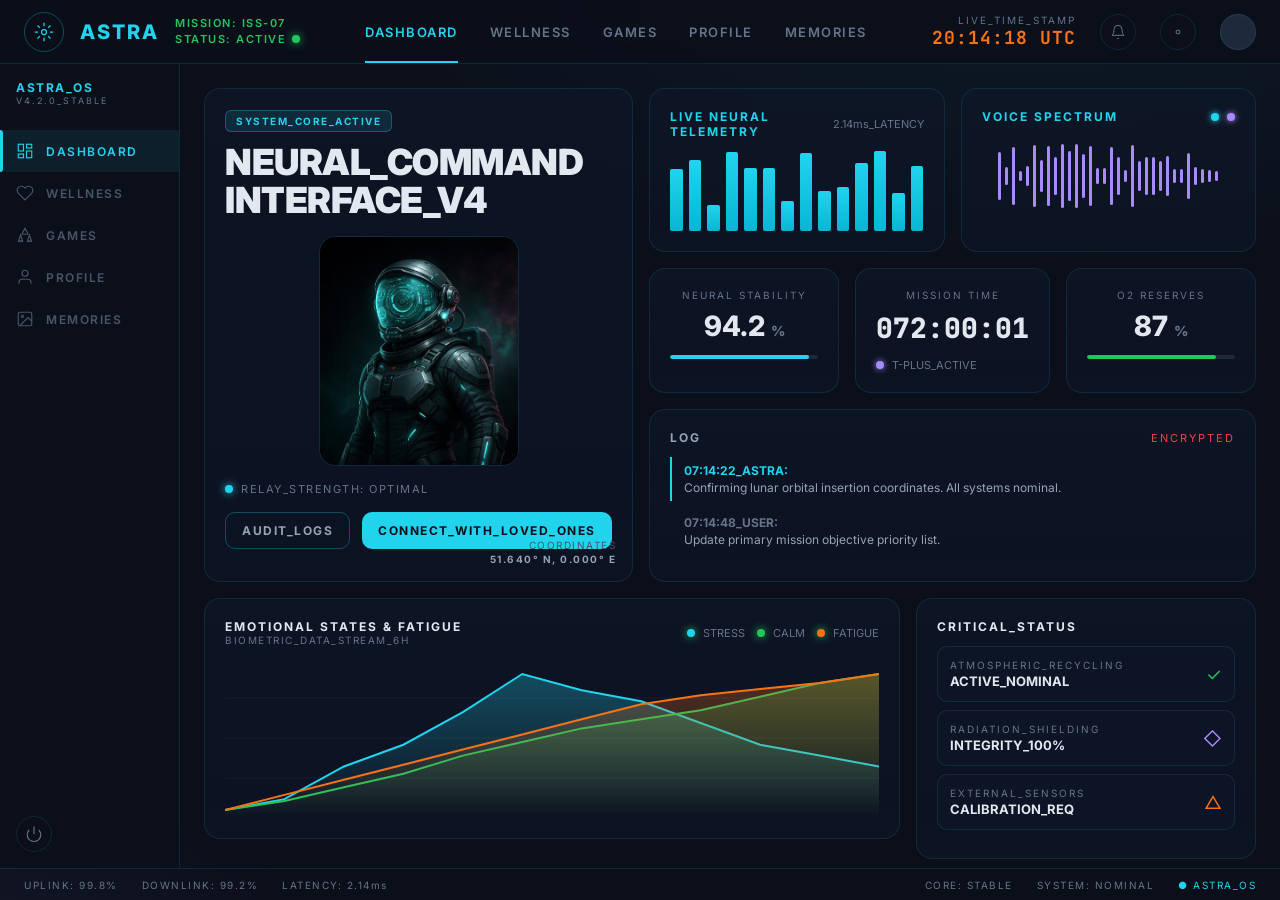
<file: index.html>
<!doctype html>
<html lang="en">
<head>
<meta charset="utf-8"/>
<meta name="viewport" content="width=device-width,initial-scale=1"/>
<title>ASTRA — Astronaut Dashboard</title>
<meta name="description" content="ASTRA neural command interface — live astronaut telemetry, vitals, and mission status."/>
<link rel="preconnect" href="https://fonts.googleapis.com"/>
<link rel="preconnect" href="https://fonts.gstatic.com" crossorigin/>
<link href="https://fonts.googleapis.com/css2?family=Inter:wght@400;600;700;800;900&family=JetBrains+Mono:wght@500;700&display=swap" rel="stylesheet"/>
<link rel="stylesheet" href="css/styles.css"/>
</head>
<body>
<div class="app">
  <!-- NAVBAR -->
  <nav class="navbar">
    <div class="brand">
      <div class="logo">
        <svg width="20" height="20" viewBox="0 0 24 24" fill="none" stroke="currentColor" stroke-width="1.5"><circle cx="12" cy="12" r="3"/><path d="M12 1v4M12 19v4M4.22 4.22l2.83 2.83M16.95 16.95l2.83 2.83M1 12h4M19 12h4M4.22 19.78l2.83-2.83M16.95 7.05l2.83-2.83"/></svg>
      </div>
      <span class="brand-name">ASTRA</span>
      <div class="mission">
        <div class="row" style="color:var(--green)">MISSION: ISS-07</div>
        <div class="row">STATUS: ACTIVE <span class="dot"></span></div>
      </div>
    </div>
    <div class="nav-tabs">
      <a data-nav href="index.html">DASHBOARD</a>
      <a data-nav href="wellness.html">WELLNESS</a>
      <a data-nav href="games.html">GAMES</a>
      <a data-nav href="profile.html">PROFILE</a>
      <a data-nav href="memories.html">MEMORIES</a>
    </div>
    <div class="nav-right">
      <div class="timestamp">
        <div class="lbl">LIVE_TIME_STAMP</div>
        <div class="val" data-clock>00:00:00 UTC</div>
      </div>
      <button class="icon-btn" title="Alerts"><svg width="16" height="16" viewBox="0 0 24 24" fill="none" stroke="currentColor" stroke-width="1.5"><path d="M18 8A6 6 0 006 8c0 7-3 9-3 9h18s-3-2-3-9M13.73 21a2 2 0 01-3.46 0"/></svg></button>
      <button class="icon-btn" title="Settings"><svg width="16" height="16" viewBox="0 0 24 24" fill="none" stroke="currentColor" stroke-width="1.5"><circle cx="12" cy="12" r="3"/></svg></button>
      <div class="avatar"></div>
    </div>
  </nav>

  <div class="main">
    <!-- SIDEBAR -->
    <aside class="sidebar">
      <div class="sidebar-head">
        <div class="t">ASTRA_OS</div>
        <div class="s">V4.2.0_STABLE</div>
      </div>
      <a class="side-link active" href="index.html">
        <svg viewBox="0 0 24 24" fill="none" stroke="currentColor" stroke-width="1.5"><rect x="3" y="3" width="7" height="9"/><rect x="14" y="3" width="7" height="5"/><rect x="14" y="12" width="7" height="9"/><rect x="3" y="16" width="7" height="5"/></svg>
        <span class="lbl-text">DASHBOARD</span>
      </a>
      <a class="side-link" href="wellness.html">
        <svg viewBox="0 0 24 24" fill="none" stroke="currentColor" stroke-width="1.5"><path d="M20.84 4.61a5.5 5.5 0 00-7.78 0L12 5.67l-1.06-1.06a5.5 5.5 0 00-7.78 7.78l1.06 1.06L12 21.23l7.78-7.78 1.06-1.06a5.5 5.5 0 000-7.78z"/></svg>
        <span class="lbl-text">WELLNESS</span>
      </a>
      <a class="side-link" href="games.html">
        <svg viewBox="0 0 24 24" fill="none" stroke="currentColor" stroke-width="1.5"><path d="M6 12L3 21l1.5-1.5L6 21l1.5-1.5L9 21l-3-9zM18 12l3 9-1.5-1.5L18 21l-1.5-1.5L15 21l3-9zM12 3l-4 8h8l-4-8z"/></svg>
        <span class="lbl-text">GAMES</span>
      </a>
      <a class="side-link" href="profile.html">
        <svg viewBox="0 0 24 24" fill="none" stroke="currentColor" stroke-width="1.5"><path d="M20 21v-2a4 4 0 00-4-4H8a4 4 0 00-4 4v2"/><circle cx="12" cy="7" r="4"/></svg>
        <span class="lbl-text">PROFILE</span>
      </a>
      <a class="side-link" href="memories.html">
        <svg viewBox="0 0 24 24" fill="none" stroke="currentColor" stroke-width="1.5"><rect x="3" y="3" width="18" height="18" rx="2" ry="2"/><circle cx="8.5" cy="8.5" r="1.5"/><polyline points="21 15 16 10 5 21"/></svg>
        <span class="lbl-text">MEMORIES</span>
      </a>
      <div class="side-bottom">
        <button class="icon-btn" title="Power"><svg width="18" height="18" viewBox="0 0 24 24" fill="none" stroke="currentColor" stroke-width="1.5"><path d="M18.36 6.64a9 9 0 11-12.73 0"/><line x1="12" y1="2" x2="12" y2="12"/></svg></button>
      </div>
    </aside>

    <!-- CONTENT -->
    <section class="content">
      <div class="grid g-12">

        <!-- Hero -->
        <div class="span-5">
          <div class="card hero-card">
            <div><span class="badge">SYSTEM_CORE_ACTIVE</span></div>
            <div class="mt-3">
              <div class="headline">NEURAL_COMMAND</div>
              <div class="headline accent">INTERFACE_V4</div>
            </div>
            <img class="hero-img" src="assets/astronaut-hero.jpg" alt="Astronaut"/>
            <div class="flex items-center gap-2 text-xs text-muted tracking">
              <span class="dot" style="background:var(--cyan);box-shadow:0 0 8px var(--cyan)"></span>
              RELAY_STRENGTH: OPTIMAL
            </div>
            <div class="flex gap-3 mt-4">
              <button class="btn ghost">AUDIT_LOGS</button>
              <button class="btn" onclick="window.location.href='memories.html'">CONNECT_WITH_LOVED_ONES</button>
            </div>
            <div class="coords">COORDINATES<b>51.640° N, 0.000° E</b></div>
          </div>
        </div>

        <!-- Right column -->
        <div class="span-7 grid" style="grid-template-rows:auto auto 1fr;gap:16px">
          <div class="grid g-2">
            <div class="card">
              <div class="flex items-center justify-between mb-3">
                <h3>LIVE NEURAL TELEMETRY</h3>
                <span class="text-xs text-muted">2.14ms_LATENCY</span>
              </div>
              <div class="spectrum"></div>
            </div>
            <div class="card">
              <div class="flex items-center justify-between mb-3">
                <h3>VOICE SPECTRUM</h3>
                <div class="flex gap-2">
                  <span class="dot" style="background:var(--cyan);box-shadow:0 0 6px var(--cyan)"></span>
                  <span class="dot" style="background:var(--violet);box-shadow:0 0 6px var(--violet)"></span>
                </div>
              </div>
              <div class="voice"></div>
            </div>
          </div>

          <div class="grid g-3">
            <div class="card metric">
              <div class="lbl">NEURAL STABILITY</div>
              <div class="val">94.2 <span class="u">%</span></div>
              <div class="bar"><i data-fill="94%"></i></div>
            </div>
            <div class="card metric">
              <div class="lbl">MISSION TIME</div>
              <div class="val" style="font-family:'JetBrains Mono',monospace" data-mission-time>072:00:00</div>
              <div class="flex items-center justify-center gap-2 mt-3 text-xs text-muted">
                <span class="dot" style="background:var(--violet);box-shadow:0 0 6px var(--violet)"></span> T-PLUS_ACTIVE
              </div>
            </div>
            <div class="card metric">
              <div class="lbl">O2 RESERVES</div>
              <div class="val text-green">87 <span class="u">%</span></div>
              <div class="bar"><i data-fill="87%" style="background:var(--green)"></i></div>
            </div>
          </div>

          <div class="card">
            <div class="flex items-center justify-between mb-3">
              <h3 style="color:var(--dim)">LOG</h3>
              <span class="text-xs" style="color:var(--red);letter-spacing:2px">ENCRYPTED</span>
            </div>
            <div class="log-item cyan">
              <div class="who">07:14:22_ASTRA:</div>
              <div class="msg">Confirming lunar orbital insertion coordinates. All systems nominal.</div>
            </div>
            <div class="log-item user">
              <div class="who">07:14:48_USER:</div>
              <div class="msg">Update primary mission objective priority list.</div>
            </div>
          </div>
        </div>

        <!-- Chart -->
        <div class="span-8">
          <div class="card">
            <div class="flex items-center justify-between mb-3">
              <div>
                <h3 style="color:var(--text)">EMOTIONAL STATES & FATIGUE</h3>
                <div class="sub">BIOMETRIC_DATA_STREAM_6H</div>
              </div>
              <div class="flex gap-3 text-xs text-muted">
                <span class="flex items-center gap-2"><span class="dot" style="background:var(--cyan)"></span>STRESS</span>
                <span class="flex items-center gap-2"><span class="dot" style="background:var(--green)"></span>CALM</span>
                <span class="flex items-center gap-2"><span class="dot" style="background:var(--orange)"></span>FATIGUE</span>
              </div>
            </div>
            <div class="chart-wrap">
              <canvas data-chart='[{"color":"#22d3ee","data":[60,62,68,72,78,85,82,80,76,72,70,68]},{"color":"#22c55e","data":[40,42,45,48,52,55,58,60,62,65,68,70]},{"color":"#f97316","data":[30,35,40,45,50,55,60,65,68,70,72,75]}]'></canvas>
            </div>
          </div>
        </div>

        <div class="span-4">
          <div class="card">
            <h3 style="color:var(--text)" class="mb-3">CRITICAL_STATUS</h3>
            <div class="status-row">
              <div><div class="lbl">ATMOSPHERIC_RECYCLING</div><div class="val">ACTIVE_NOMINAL</div></div>
              <span class="ic" style="color:var(--green)">✓</span>
            </div>
            <div class="status-row">
              <div><div class="lbl">RADIATION_SHIELDING</div><div class="val">INTEGRITY_100%</div></div>
              <span class="ic" style="color:var(--violet)">◇</span>
            </div>
            <div class="status-row">
              <div><div class="lbl">EXTERNAL_SENSORS</div><div class="val">CALIBRATION_REQ</div></div>
              <span class="ic" style="color:var(--orange)">△</span>
            </div>
          </div>
        </div>

      </div>
    </section>
  </div>

  <!-- STATUS BAR -->
  <footer class="statusbar">
    <div class="grp">
      <span>UPLINK: 99.8%</span>
      <span>DOWNLINK: 99.2%</span>
      <span>LATENCY: 2.14ms</span>
    </div>
    <div class="grp">
      <span>CORE: STABLE</span>
      <span>SYSTEM: NOMINAL</span>
      <span style="color:var(--cyan)">● ASTRA_OS</span>
    </div>
  </footer>
</div>
<script src="js/app.js"></script>
</body>
</html>
</file>
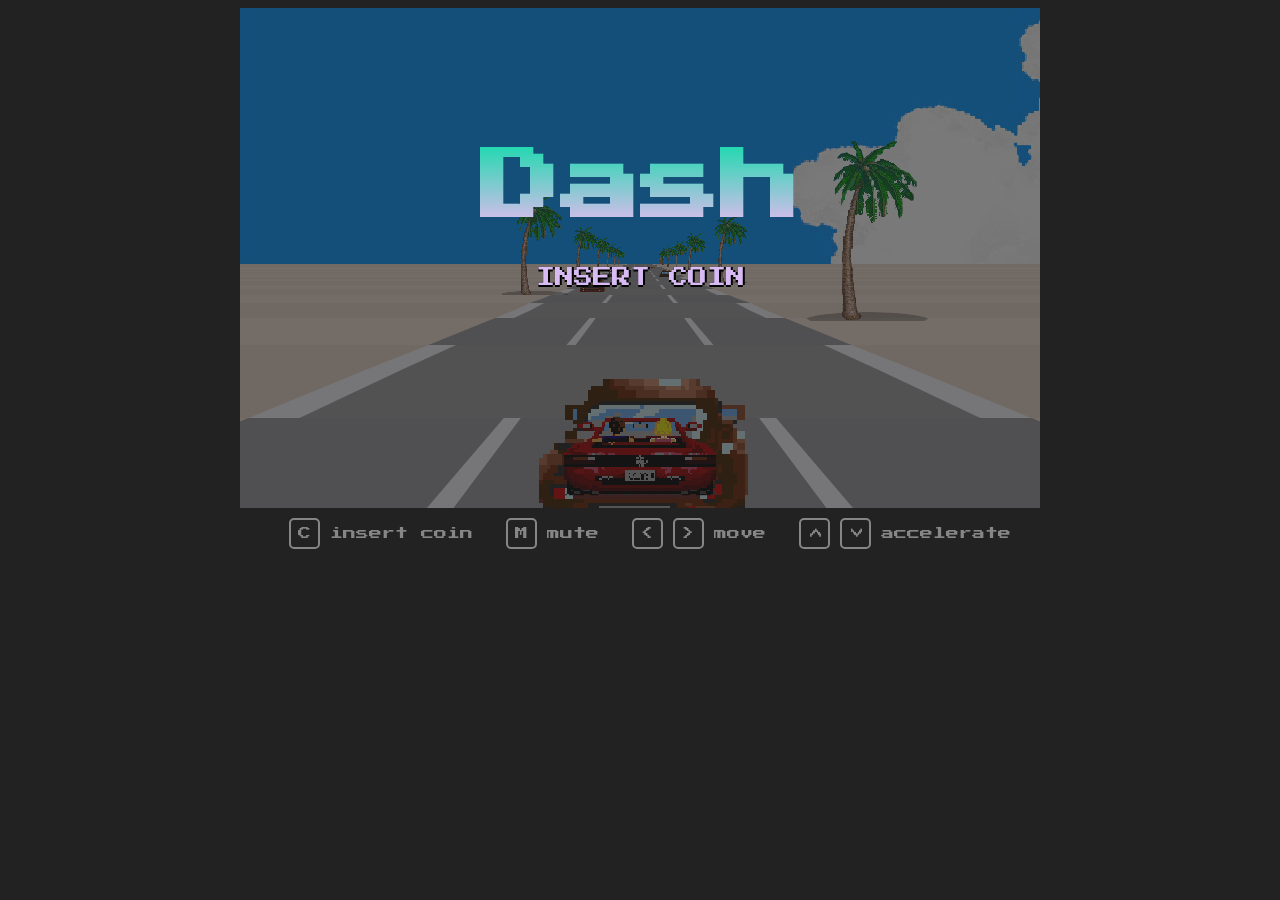
<file: space games/car_dtiving/index.html>
<!DOCTYPE html>
<html lang="en">
  <head>
    <meta charset="UTF-8" />



    <title>Dash</title>
<link rel="icon" href="icon.png">
    <link
      rel="stylesheet"
      href="https://fonts.googleapis.com/css?family=Press+Start+2P"
    />

    <style>
      body {
        background: #222;
        font-family: "Press Start 2P", monospace;
        font-smooth: never;
        height: 98vh;
      }

      /* UI */
      .topUI {
        position: absolute;
        z-index: 1000; /* need this cause clip-path changes stack context */
        transform: translate(-50%, 25px);
        text-shadow: -2px 0 black, 0 2px black, 2px 0 black, 0 -2px black;
        letter-spacing: 2px;
        color: #fff;
        font-size: 17px;
      }
      .topUI::before {
        display: inline-block;
        height: 17px;
        padding: 1px 2px;
        line-height: 19px;
        font-size: 17px;
        background: #fff;
        text-shadow: none;
        font-weight: 900;
        letter-spacing: 0;
        border-radius: 6px;
        margin-right: 30px;
        border: 2px solid #7dd8c9;
      }
      #time {
        left: 13%;
        color: #f4f430;
      }
      #time::before {
        content: "TIME";
        color: #f57214;
      }
      #score {
        left: 45%;
      }
      #score::before {
        content: "SCORE";
        color: #a61a9d;
      }
      #lap {
        left: 88%;
        width: 45%;
      }
      #lap::before {
        content: "LAP";
        color: #0082df;
      }

      #tacho {
        position: absolute;
        text-align: right;
        width: 23%;
        bottom: 5%;
        z-index: 2000;
        color: #e62e13;
        text-shadow: -2px 0 black, 0 2px black, 2px 0 black, 0 -2px black;
        letter-spacing: 2px;
        font-size: 23px;
      }
      #tacho::after {
        content: "km/h";
        color: #fab453;
        font-size: 18px;
        margin-left: 5px;
      }

      /*
  road
*/
      #game {
        position: relative;
        margin: 0 auto;
        overflow: hidden;
        background: #222;
        user-select: none;
        transition: opacity 10s;
      }
      #road {
        transition: opacity 2s;
        transition-timing-function: steps(8, end);
      }
      #road * {
        position: absolute;
        image-rendering: pixelated;
      }
      #hero {
        background-repeat: no-repeat;
        background-position: -110px 0;
        z-index: 2000;
        transform: scale(1.4);
      }
      #cloud {
        background-size: auto 100%;
        width: 100%;
        height: 57%;
      }

      /*
  home
*/
      #road {
        position: absolute;
        width: 100%;
        height: 100%;
      }

      #home {
        position: absolute;
        color: #fff;
        width: 100%;
        height: 100%;

        z-index: 1000; /* need this cause clip-path changes stack context */
      }

      #highscore {
        position: absolute;
        width: 100%;
        height: 20%;
        bottom: 0;
        column-count: 3;
        column-fill: auto;
      }

      #highscore * {
        color: #9e95a8;
        margin: 0 0 6px 27px;
      }

      h1 {
        position: absolute;
        left: 50%;
        top: 25%;
        transform: translate(-50%, -50%);
        font-size: 5em;

        background: -webkit-linear-gradient(#25d8b1, #e2bbf0);
        -webkit-background-clip: text;
        -webkit-text-fill-color: transparent;
      }

      #text {
        position: absolute;
        left: 50%;
        top: 50%;
        transform: translate(-50%, -50%);
        font-size: 1.2em;
        color: #d9bbf3;
        text-shadow: 0 0 black, 0 2px black, 2px 0 black, 0 0 black;
      }

      .blink {
        animation: blinker 2s steps(4, end) infinite;
      }
      @keyframes blinker {
        50% {
          opacity: 0;
        }
      }

      /*
  Guide
*/
      #controls {
        color: #868686;
        font-size: 13px;
        line-height: 13px;
        margin: 10px;
        text-align: center;
      }
      #controls > span {
        margin-left: 20px;
      }
      #controls > span > span {
        border: 2px solid #868686;
        border-radius: 5px;
        padding: 7px;
        margin-right: 10px;
        display: inline-block;
      }
      #controls > span:last-child > span {
        transform: rotate(90deg);
      }
    </style>

    <script>
      window.console = window.console || function (t) {};
    </script>

    <script>
      if (document.location.search.match(/type=embed/gi)) {
        window.parent.postMessage("resize", "*");
      }
    </script>
  </head>

  <body translate="no">
    <div id="game">
      <div id="road">
        <div id="cloud"></div>
        <div id="hero"></div>
      </div>

      <div id="hud">
        <span id="time" class="topUI">0</span>
        <span id="score" class="topUI">0</span>
        <span id="lap" class="topUI">0'00"000</span>
        <span id="tacho">0</span>
      </div>

      <div id="home">
        <h1>Dash</h1>
        <p id="text"></p>

        <div id="highscore"></div>
      </div>
    </div>

    <div id="controls">
      <span><span>C</span>insert coin</span>
      <span><span>M</span>mute</span>
      <span><span>&lt;</span><span>&gt;</span>move</span>
      <span><span>&lt;</span><span>&gt;</span>accelerate</span>
    </div>
    <script src="javascript/1.js"></script>

    <script id="rendered-js">
      // ------------------------------------------------------------
      // assets
      // ------------------------------------------------------------

      const ASSETS = {
        COLOR: {
          TAR: ["#959298", "#9c9a9d"],
          RUMBLE: ["#959298", "#f5f2f6"],
          GRASS: ["#eedccd", "#e6d4c5"],
        },

        IMAGE: {
          TREE: {
            src: "images/tree.png",
            width: 132,
            height: 192,
          },

          HERO: {
            src: "images/hero.png",
            width: 110,
            height: 56,
          },

          CAR: {
            src: "images/car04.png",
            width: 50,
            height: 36,
          },

          FINISH: {
            src: "images/finish.png",
            width: 339,
            height: 180,
            offset: -0.5,
          },

          SKY: {
            src: "images/cloud.jpg",
          },
        },

        AUDIO: {
          theme:
            "https://s3-us-west-2.amazonaws.com/s.cdpn.io/155629/theme.mp3",
          engine:
            "https://s3-us-west-2.amazonaws.com/s.cdpn.io/155629/engine.wav",
          honk: "https://s3-us-west-2.amazonaws.com/s.cdpn.io/155629/honk.wav",
          beep: "https://s3-us-west-2.amazonaws.com/s.cdpn.io/155629/beep.wav",
        },
      };

      // ------------------------------------------------------------
      // helper functions
      // ------------------------------------------------------------

      Number.prototype.pad = function (numZeros, char = 0) {
        let n = Math.abs(this);
        let zeros = Math.max(0, numZeros - Math.floor(n).toString().length);
        let zeroString = Math.pow(10, zeros)
          .toString()
          .substr(1)
          .replace(0, char);
        return zeroString + n;
      };

      Number.prototype.clamp = function (min, max) {
        return Math.max(min, Math.min(this, max));
      };

      const timestamp = (_) => new Date().getTime();
      const accelerate = (v, accel, dt) => v + accel * dt;
      const isCollide = (x1, w1, x2, w2) => (x1 - x2) ** 2 <= (w2 + w1) ** 2;

      function getRand(min, max) {
        return (Math.random() * (max - min) + min) | 0;
      }

      function randomProperty(obj) {
        let keys = Object.keys(obj);
        return obj[keys[(keys.length * Math.random()) << 0]];
      }

      function drawQuad(element, layer, color, x1, y1, w1, x2, y2, w2) {
        element.style.zIndex = layer;
        element.style.background = color;
        element.style.top = y2 + `px`;
        element.style.left = x1 - w1 / 2 - w1 + `px`;
        element.style.width = w1 * 3 + `px`;
        element.style.height = y1 - y2 + `px`;

        let leftOffset = w1 + x2 - x1 + Math.abs(w2 / 2 - w1 / 2);
        element.style.clipPath = `polygon(${leftOffset}px 0, ${
          leftOffset + w2
        }px 0, 66.66% 100%, 33.33% 100%)`;
      }

      const KEYS = {};
      const keyUpdate = (e) => {
        KEYS[e.code] = e.type === `keydown`;
        e.preventDefault();
      };
      addEventListener(`keydown`, keyUpdate);
      addEventListener(`keyup`, keyUpdate);

      function sleep(ms) {
        return new Promise(function (resolve, reject) {
          setTimeout((_) => resolve(), ms);
        });
      }

      // ------------------------------------------------------------
      // objects
      // ------------------------------------------------------------

      class Line {
        constructor() {
          this.x = 0;
          this.y = 0;
          this.z = 0;

          this.X = 0;
          this.Y = 0;
          this.W = 0;

          this.curve = 0;
          this.scale = 0;

          this.elements = [];
          this.special = null;
        }

        project(camX, camY, camZ) {
          this.scale = camD / (this.z - camZ);
          this.X = (1 + this.scale * (this.x - camX)) * halfWidth;
          this.Y = Math.ceil(((1 - this.scale * (this.y - camY)) * height) / 2);
          this.W = this.scale * roadW * halfWidth;
        }

        clearSprites() {
          for (let e of this.elements) e.style.background = "transparent";
        }

        drawSprite(depth, layer, sprite, offset) {
          let destX = this.X + this.scale * halfWidth * offset;
          let destY = this.Y + 4;
          let destW = (sprite.width * this.W) / 265;
          let destH = (sprite.height * this.W) / 265;

          destX += destW * offset;
          destY += destH * -1;

          let obj = layer instanceof Element ? layer : this.elements[layer + 6];
          obj.style.background = `url('${sprite.src}') no-repeat`;
          obj.style.backgroundSize = `${destW}px ${destH}px`;
          obj.style.left = destX + `px`;
          obj.style.top = destY + `px`;
          obj.style.width = destW + `px`;
          obj.style.height = destH + `px`;
          obj.style.zIndex = depth;
        }
      }

      class Car {
        constructor(pos, type, lane) {
          this.pos = pos;
          this.type = type;
          this.lane = lane;

          var element = document.createElement("div");
          road.appendChild(element);
          this.element = element;
        }
      }

      class Audio {
        constructor() {
          this.audioCtx = new AudioContext();

          // volume
          this.destination = this.audioCtx.createGain();
          this.volume = 1;
          this.destination.connect(this.audioCtx.destination);

          this.files = {};

          let _self = this;
          this.load(ASSETS.AUDIO.theme, "theme", function (key) {
            let source = _self.audioCtx.createBufferSource();
            source.buffer = _self.files[key];

            let gainNode = _self.audioCtx.createGain();
            gainNode.gain.value = 0.6;
            source.connect(gainNode);
            gainNode.connect(_self.destination);

            source.loop = true;
            source.start(0);
          });
        }

        get volume() {
          return this.destination.gain.value;
        }

        set volume(level) {
          this.destination.gain.value = level;
        }

        play(key, pitch) {
          if (this.files[key]) {
            let source = this.audioCtx.createBufferSource();
            source.buffer = this.files[key];
            source.connect(this.destination);
            if (pitch) source.detune.value = pitch;
            source.start(0);
          } else this.load(key, () => this.play(key));
        }

        load(src, key, callback) {
          let _self = this;
          let request = new XMLHttpRequest();
          request.open("GET", src, true);
          request.responseType = "arraybuffer";
          request.onload = function () {
            _self.audioCtx.decodeAudioData(
              request.response,
              function (beatportBuffer) {
                _self.files[key] = beatportBuffer;
                callback(key);
              },
              function () {}
            );
          };
          request.send();
        }
      }

      // ------------------------------------------------------------
      // global varriables
      // ------------------------------------------------------------

      const highscores = [];

      const width = 800;
      const halfWidth = width / 2;
      const height = 500;
      const roadW = 4000;
      const segL = 200;
      const camD = 0.2;
      const H = 1500;
      const N = 70;

      const maxSpeed = 200;
      const accel = 38;
      const breaking = -80;
      const decel = -40;
      const maxOffSpeed = 40;
      const offDecel = -70;
      const enemy_speed = 8;
      const hitSpeed = 20;

      const LANE = {
        A: -2.3,
        B: -0.5,
        C: 1.2,
      };

      const mapLength = 15000;

      // loop
      let then = timestamp();
      const targetFrameRate = 1000 / 25; // in ms

      let audio;

      // game
      let inGame,
        start,
        playerX,
        speed,
        scoreVal,
        pos,
        cloudOffset,
        sectionProg,
        mapIndex,
        countDown;
      let lines = [];
      let cars = [];

      // ------------------------------------------------------------
      // map
      // ------------------------------------------------------------

      function getFun(val) {
        return (i) => val;
      }

      function genMap() {
        let map = [];

        for (var i = 0; i < mapLength; i += getRand(0, 50)) {
          let section = {
            from: i,
            to: (i = i + getRand(300, 600)),
          };

          let randHeight = getRand(-5, 5);
          let randCurve = getRand(5, 30) * (Math.random() >= 0.5 ? 1 : -1);
          let randInterval = getRand(20, 40);

          if (Math.random() > 0.9)
            Object.assign(section, {
              curve: (_) => randCurve,
              height: (_) => randHeight,
            });
          else if (Math.random() > 0.8)
            Object.assign(section, {
              curve: (_) => 0,
              height: (i) => Math.sin(i / randInterval) * 1000,
            });
          else if (Math.random() > 0.8)
            Object.assign(section, {
              curve: (_) => 0,
              height: (_) => randHeight,
            });
          else
            Object.assign(section, {
              curve: (_) => randCurve,
              height: (_) => 0,
            });

          map.push(section);
        }

        map.push({
          from: i,
          to: i + N,
          curve: (_) => 0,
          height: (_) => 0,
          special: ASSETS.IMAGE.FINISH,
        });
        map.push({ from: Infinity });
        return map;
      }

      let map = genMap();

      // ------------------------------------------------------------
      // additional controls
      // ------------------------------------------------------------

      addEventListener(`keyup`, function (e) {
        if (e.code === "KeyM") {
          e.preventDefault();

          audio.volume = audio.volume === 0 ? 1 : 0;
          return;
        }

        if (e.code === "KeyC") {
          e.preventDefault();

          if (inGame) return;

          sleep(0)
            .then((_) => {
              text.classList.remove("blink");
              text.innerText = 3;
              audio.play("beep");
              return sleep(1000);
            })
            .then((_) => {
              text.innerText = 2;
              audio.play("beep");
              return sleep(1000);
            })
            .then((_) => {
              reset();

              home.style.display = "none";

              road.style.opacity = 1;
              hero.style.display = "block";
              hud.style.display = "block";

              audio.play("beep", 500);

              inGame = true;
            });

          return;
        }

        if (e.code === "Escape") {
          e.preventDefault();

          reset();
        }
      });

      // ------------------------------------------------------------
      // game loop
      // ------------------------------------------------------------

      function update(step) {
        // prepare this iteration
        pos += speed;
        while (pos >= N * segL) pos -= N * segL;
        while (pos < 0) pos += N * segL;

        var startPos = (pos / segL) | 0;
        let endPos = (startPos + N - 1) % N;

        scoreVal += speed * step;
        countDown -= step;

        // left / right position
        playerX -= (lines[startPos].curve / 5000) * step * speed;

        if (KEYS.ArrowRight)
          (hero.style.backgroundPosition = "-220px 0"),
            (playerX += 0.007 * step * speed);
        else if (KEYS.ArrowLeft)
          (hero.style.backgroundPosition = "0 0"),
            (playerX -= 0.007 * step * speed);
        else hero.style.backgroundPosition = "-110px 0";

        playerX = playerX.clamp(-3, 3);

        // speed

        if (inGame && KEYS.ArrowUp) speed = accelerate(speed, accel, step);
        else if (KEYS.ArrowDown) speed = accelerate(speed, breaking, step);
        else speed = accelerate(speed, decel, step);

        if (Math.abs(playerX) > 0.55 && speed >= maxOffSpeed) {
          speed = accelerate(speed, offDecel, step);
        }

        speed = speed.clamp(0, maxSpeed);

        // update map
        let current = map[mapIndex];
        let use = current.from < scoreVal && current.to > scoreVal;
        if (use) sectionProg += speed * step;
        lines[endPos].curve = use ? current.curve(sectionProg) : 0;
        lines[endPos].y = use ? current.height(sectionProg) : 0;
        lines[endPos].special = null;

        if (current.to <= scoreVal) {
          mapIndex++;
          sectionProg = 0;

          lines[endPos].special = map[mapIndex].special;
        }

        // win / lose + UI

        if (!inGame) {
          speed = accelerate(speed, breaking, step);
          speed = speed.clamp(0, maxSpeed);
        } else if (countDown <= 0 || lines[startPos].special) {
          tacho.style.display = "none";

          home.style.display = "block";
          road.style.opacity = 0.4;
          text.innerText = "INSERT COIN";

          highscores.push(lap.innerText);
          highscores.sort();
          updateHighscore();

          inGame = false;
        } else {
          time.innerText = (countDown | 0).pad(3);
          score.innerText = (scoreVal | 0).pad(8);
          tacho.innerText = speed | 0;

          let cT = new Date(timestamp() - start);
          lap.innerText = `${cT.getMinutes()}'${cT.getSeconds().pad(2)}"${cT
            .getMilliseconds()
            .pad(3)}`;
        }

        // sound
        if (speed > 0) audio.play("engine", speed * 4);

        // draw cloud
        cloud.style.backgroundPosition = `${
          (cloudOffset -= lines[startPos].curve * step * speed * 0.13) | 0
        }px 0`;

        // other cars
        for (let car of cars) {
          car.pos = (car.pos + enemy_speed * step) % N;

          // respawn
          if ((car.pos | 0) === endPos) {
            if (speed < 30) car.pos = startPos;
            else car.pos = endPos - 2;
            car.lane = randomProperty(LANE);
          }

          // collision
          const offsetRatio = 5;
          if (
            (car.pos | 0) === startPos &&
            isCollide(playerX * offsetRatio + LANE.B, 0.5, car.lane, 0.5)
          ) {
            speed = Math.min(hitSpeed, speed);
            if (inGame) audio.play("honk");
          }
        }

        // draw road
        let maxy = height;
        let camH = H + lines[startPos].y;
        let x = 0;
        let dx = 0;

        for (let n = startPos; n < startPos + N; n++) {
          let l = lines[n % N];
          let level = N * 2 - n;

          // update view
          l.project(
            playerX * roadW - x,
            camH,
            startPos * segL - (n >= N ? N * segL : 0)
          );
          x += dx;
          dx += l.curve;

          // clear assets
          l.clearSprites();

          // first draw section assets
          if (n % 10 === 0) l.drawSprite(level, 0, ASSETS.IMAGE.TREE, -2);
          if ((n + 5) % 10 === 0)
            l.drawSprite(level, 0, ASSETS.IMAGE.TREE, 1.3);

          if (l.special)
            l.drawSprite(level, 0, l.special, l.special.offset || 0);

          for (let car of cars)
            if ((car.pos | 0) === n % N)
              l.drawSprite(level, car.element, car.type, car.lane);

          // update road

          if (l.Y >= maxy) continue;
          maxy = l.Y;

          let even = ((n / 2) | 0) % 2;
          let grass = ASSETS.COLOR.GRASS[even * 1];
          let rumble = ASSETS.COLOR.RUMBLE[even * 1];
          let tar = ASSETS.COLOR.TAR[even * 1];

          let p = lines[(n - 1) % N];

          drawQuad(
            l.elements[0],
            level,
            grass,
            width / 4,
            p.Y,
            halfWidth + 2,
            width / 4,
            l.Y,
            halfWidth
          );
          drawQuad(
            l.elements[1],
            level,
            grass,
            (width / 4) * 3,
            p.Y,
            halfWidth + 2,
            (width / 4) * 3,
            l.Y,
            halfWidth
          );

          drawQuad(
            l.elements[2],
            level,
            rumble,
            p.X,
            p.Y,
            p.W * 1.15,
            l.X,
            l.Y,
            l.W * 1.15
          );
          drawQuad(l.elements[3], level, tar, p.X, p.Y, p.W, l.X, l.Y, l.W);

          if (!even) {
            drawQuad(
              l.elements[4],
              level,
              ASSETS.COLOR.RUMBLE[1],
              p.X,
              p.Y,
              p.W * 0.4,
              l.X,
              l.Y,
              l.W * 0.4
            );
            drawQuad(
              l.elements[5],
              level,
              tar,
              p.X,
              p.Y,
              p.W * 0.35,
              l.X,
              l.Y,
              l.W * 0.35
            );
          }
        }
      }

      // ------------------------------------------------------------
      // init
      // ------------------------------------------------------------

      function reset() {
        inGame = false;

        start = timestamp();
        countDown = map[map.length - 2].to / 130 + 10;

        playerX = 0;
        speed = 0;
        scoreVal = 0;

        pos = 0;
        cloudOffset = 0;
        sectionProg = 0;
        mapIndex = 0;

        for (let line of lines) line.curve = line.y = 0;

        text.innerText = "INSERT COIN";
        text.classList.add("blink");

        road.style.opacity = 0.4;
        hud.style.display = "none";
        home.style.display = "block";
        tacho.style.display = "block";
      }

      function updateHighscore() {
        let hN = Math.min(12, highscores.length);
        for (let i = 0; i < hN; i++) {
          highscore.children[i].innerHTML = `${(i + 1).pad(2, "&nbsp;")}. ${
            highscores[i]
          }`;
        }
      }

      function init() {
        game.style.width = width + "px";
        game.style.height = height + "px";

        hero.style.top = height - 80 + "px";
        hero.style.left = halfWidth - ASSETS.IMAGE.HERO.width / 2 + "px";
        hero.style.background = `url(${ASSETS.IMAGE.HERO.src})`;
        hero.style.width = `${ASSETS.IMAGE.HERO.width}px`;
        hero.style.height = `${ASSETS.IMAGE.HERO.height}px`;

        cloud.style.backgroundImage = `url(${ASSETS.IMAGE.SKY.src})`;

        audio = new Audio();
        Object.keys(ASSETS.AUDIO).forEach((key) =>
          audio.load(ASSETS.AUDIO[key], key, (_) => 0)
        );

        cars.push(new Car(0, ASSETS.IMAGE.CAR, LANE.C));
        cars.push(new Car(10, ASSETS.IMAGE.CAR, LANE.B));
        cars.push(new Car(20, ASSETS.IMAGE.CAR, LANE.C));
        cars.push(new Car(35, ASSETS.IMAGE.CAR, LANE.C));
        cars.push(new Car(50, ASSETS.IMAGE.CAR, LANE.A));
        cars.push(new Car(60, ASSETS.IMAGE.CAR, LANE.B));
        cars.push(new Car(70, ASSETS.IMAGE.CAR, LANE.A));

        for (let i = 0; i < N; i++) {
          var line = new Line();
          line.z = i * segL + 270;

          for (let j = 0; j < 6 + 2; j++) {
            var element = document.createElement("div");
            road.appendChild(element);
            line.elements.push(element);
          }

          lines.push(line);
        }

        for (let i = 0; i < 12; i++) {
          var element = document.createElement("p");
          highscore.appendChild(element);
        }
        updateHighscore();

        reset();

        // START GAME LOOP
        (function loop() {
          requestAnimationFrame(loop);

          let now = timestamp();
          let delta = now - then;

          if (delta > targetFrameRate) {
            then = now - (delta % targetFrameRate);
            update(delta / 1000);
          }
        })();
      }

      init();
      //# sourceURL=pen.js
    </script>
    <script src="javascript/null.js"></script>
  </body>
</html>
</file>
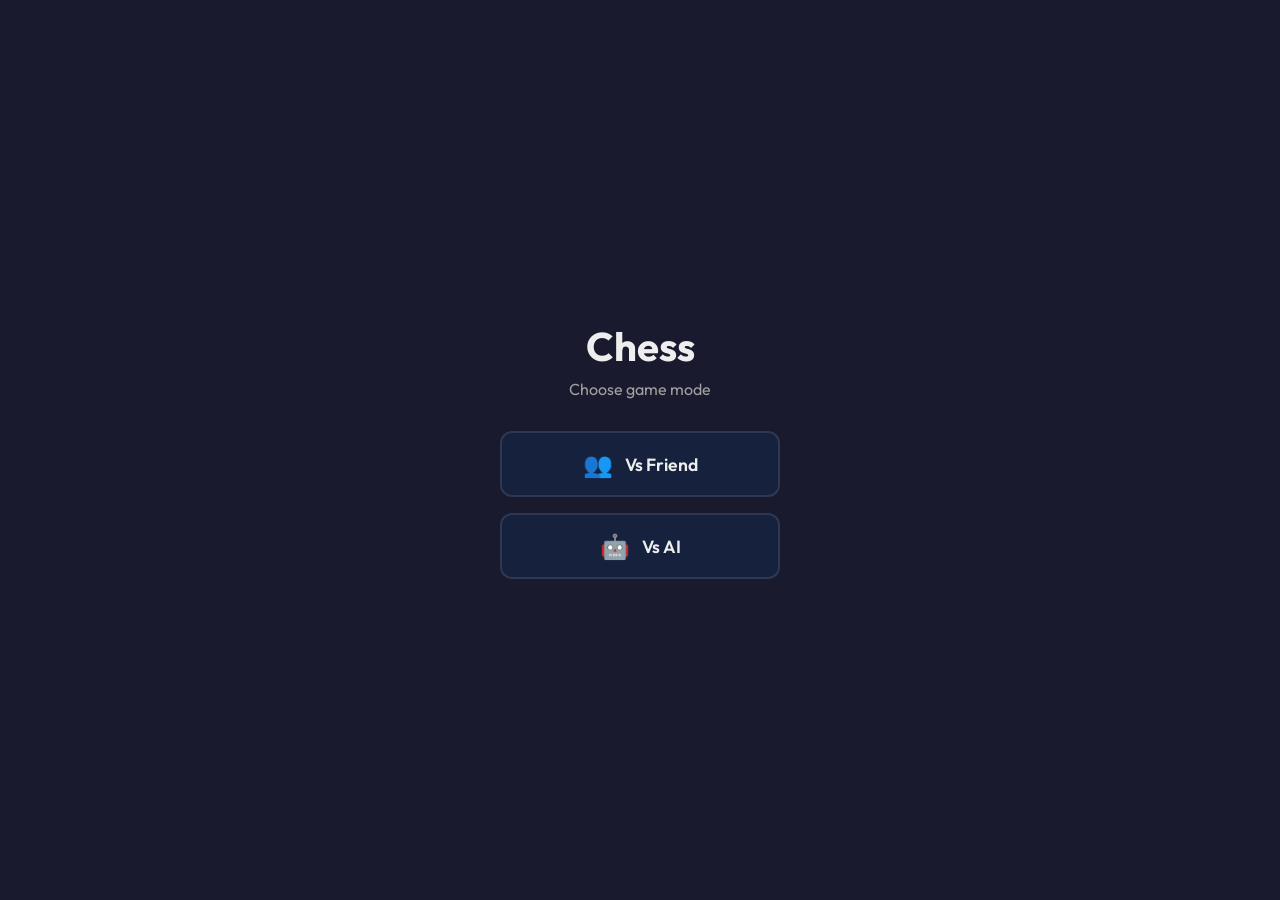
<file: space games/Chess-Game/index.html>
<!DOCTYPE html>
<html lang="en" dir="ltr">
  <head>
    <meta charset="utf-8" />
    <meta name="viewport" content="width=device-width, initial-scale=1.0, viewport-fit=cover" />
    <title>Talha - Chess Game</title>

    <!-- 👇🏻👇🏻👇🏻👇🏻👇🏻👇🏻👇🏻👇🏻👇🏻👇🏻👇🏻👇🏻👇🏻👇🏻👇🏻👇🏻👇🏻👇🏻👇🏻👇🏻👇🏻👇🏻👇🏻👇🏻👇🏻👇🏻👇🏻👇🏻👇🏻👇🏻👇🏻👇🏻👇🏻👇🏻👇🏻👇🏻👇🏻👇🏻👇🏻👇🏻👇🏻👇🏻👇🏻-->
    <!-- Also uploaded the demo of this code in a gif : https://c.tenor.com/x8v1oNUOmg4AAAAd/tenor.gif-->
    <!-- 👆🏻👆🏻👆🏻👆🏻👆🏻👆🏻👆🏻👆🏻👆🏻👆🏻👆🏻👆🏻👆🏻👆🏻👆🏻👆🏻👆🏻👆🏻👆🏻👆🏻👆🏻👆🏻👆🏻👆🏻👆🏻👆🏻👆🏻👆🏻👆🏻👆🏻👆🏻👆🏻👆🏻👆🏻👆🏻👆🏻👆🏻👆🏻👆🏻👆🏻👆🏻👆🏻👆🏻-->

    <!-- 👇🏻👇🏻👇🏻👇🏻👇🏻👇🏻👇🏻👇🏻👇🏻👇🏻👇🏻👇🏻👇🏻👇🏻👇🏻👇🏻👇🏻👇🏻👇🏻👇🏻👇🏻👇🏻👇🏻👇🏻👇🏻👇🏻👇🏻👇🏻👇🏻👇🏻👇🏻👇🏻👇🏻👇🏻👇🏻👇🏻👇🏻👇🏻👇🏻👇🏻👇🏻👇🏻👇🏻-->
    <!-- More html-css-js Games Calculators Games Cards Elements Projects on https://www.github.com/he-is-talha -->
    <!-- 👆🏻👆🏻👆🏻👆🏻👆🏻👆🏻👆🏻👆🏻👆🏻👆🏻👆🏻👆🏻👆🏻👆🏻👆🏻👆🏻👆🏻👆🏻👆🏻👆🏻👆🏻👆🏻👆🏻👆🏻👆🏻👆🏻👆🏻👆🏻👆🏻👆🏻👆🏻👆🏻👆🏻👆🏻👆🏻👆🏻👆🏻👆🏻👆🏻👆🏻👆🏻👆🏻👆🏻-->

    <link rel="icon" href="https://i.ibb.co/M6KTWnf/pic.jpg" />
    <link rel="stylesheet" href="style.css" />
    <link href="https://fonts.googleapis.com/css2?family=Outfit:wght@400;600;700&display=swap" rel="stylesheet" />
  </head>
  <body>
    <div class="wrapper">
      <!-- Mode selection screen -->
      <div id="modeScreen" class="mode-screen">
        <h1>Chess</h1>
        <p>Choose game mode</p>
        <div class="mode-buttons">
          <button type="button" id="vsFriendBtn" class="mode-btn">
            <span class="mode-icon">👥</span>
            Vs Friend
          </button>
          <button type="button" id="vsAiBtn" class="mode-btn">
            <span class="mode-icon">🤖</span>
            Vs AI
          </button>
        </div>
      </div>

      <!-- Game screen -->
      <div id="gameScreen" class="game-screen hidden">
        <header class="header">
          <h1>Chess</h1>
          <div class="game-info">
            <span class="turn-label" id="turnLabel">White to move</span>
            <span class="mode-badge" id="modeBadge">Vs Friend</span>
            <button type="button" id="newGameBtn" class="btn">New Game</button>
            <button type="button" id="changeModeBtn" class="btn btn-ghost">Change Mode</button>
          </div>
        </header>

        <main class="game-container">
          <div id="board" class="board"></div>
          <div class="promotion-overlay hidden" id="promotionOverlay">
            <p>Promote pawn to:</p>
            <div class="promotion-pieces" id="promotionPieces"></div>
          </div>
        </main>

        <div id="gameOverOverlay" class="game-over-overlay hidden">
          <div class="game-over-box">
            <h2 id="gameOverTitle">Checkmate!</h2>
            <p id="gameOverMessage"></p>
            <button type="button" id="playAgainBtn" class="btn btn-large">Play Again</button>
          </div>
        </div>
      </div>
    </div>

    <script src="script.js"></script>
  </body>
</html>
</file>
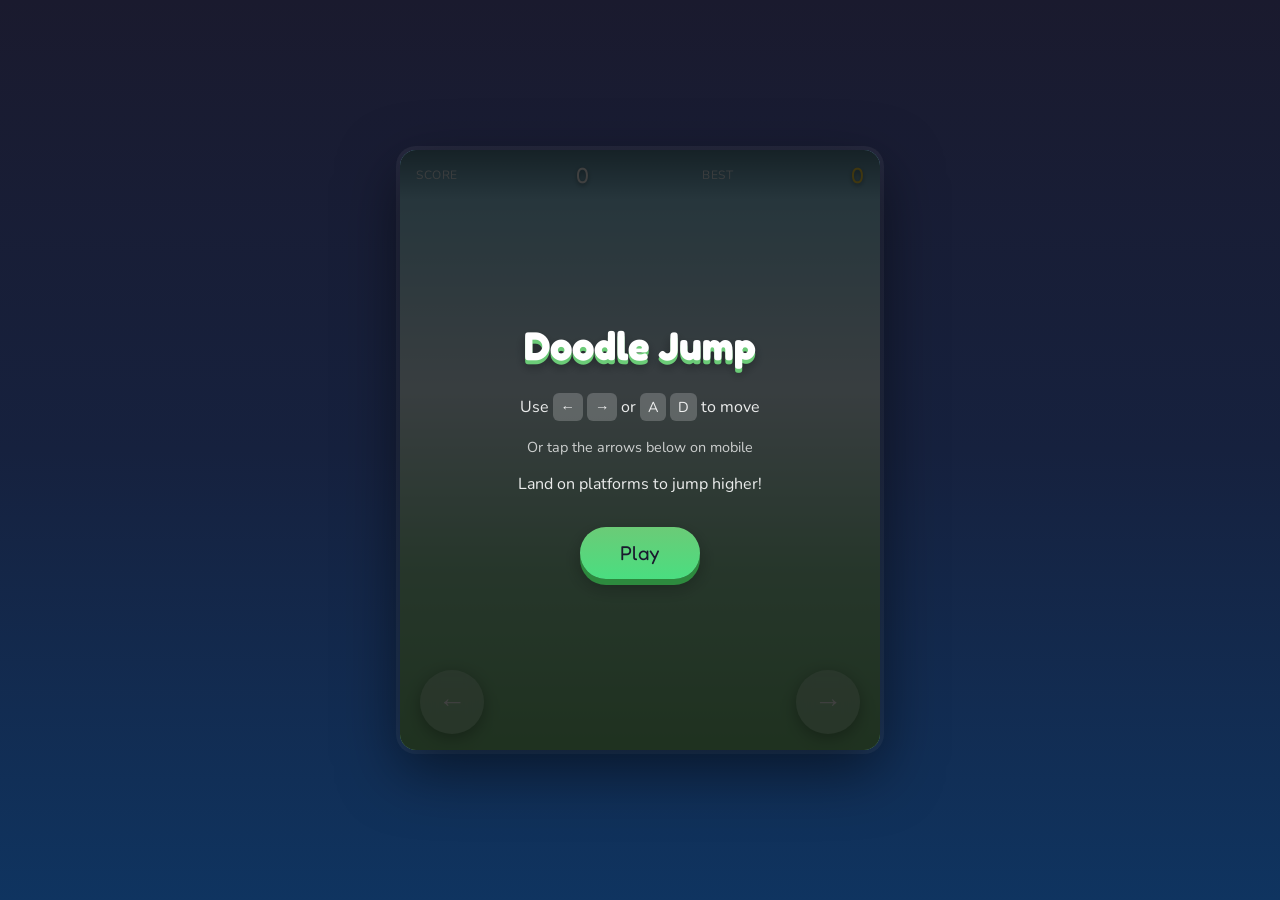
<file: space games/Doodle-Jump-Game/index.html>
<!DOCTYPE html>
<html lang="en" dir="ltr">
  <head>
    <meta charset="utf-8" />
    <meta name="viewport" content="width=device-width, initial-scale=1.0" />
    <title>Talha - Doodle Jump</title>

    <!-- 👇🏻👇🏻👇🏻👇🏻👇🏻👇🏻👇🏻👇🏻👇🏻👇🏻👇🏻👇🏻👇🏻👇🏻👇🏻👇🏻👇🏻👇🏻👇🏻👇🏻👇🏻👇🏻👇🏻👇🏻👇🏻👇🏻👇🏻👇🏻👇🏻👇🏻👇🏻👇🏻👇🏻👇🏻👇🏻👇🏻👇🏻👇🏻👇🏻👇🏻👇🏻👇🏻👇🏻-->
    <!-- Also uploaded the demo of this code in a gif : https://c.tenor.com/x8v1oNUOmg4AAAAd/tenor.gif-->
    <!-- 👆🏻👆🏻👆🏻👆🏻👆🏻👆🏻👆🏻👆🏻👆🏻👆🏻👆🏻👆🏻👆🏻👆🏻👆🏻👆🏻👆🏻👆🏻👆🏻👆🏻👆🏻👆🏻👆🏻👆🏻👆🏻👆🏻👆🏻👆🏻👆🏻👆🏻👆🏻👆🏻👆🏻👆🏻👆🏻👆🏻👆🏻👆🏻👆🏻👆🏻👆🏻👆🏻👆🏻-->

    <!-- 👇🏻👇🏻👇🏻👇🏻👇🏻👇🏻👇🏻👇🏻👇🏻👇🏻👇🏻👇🏻👇🏻👇🏻👇🏻👇🏻👇🏻👇🏻👇🏻👇🏻👇🏻👇🏻👇🏻👇🏻👇🏻👇🏻👇🏻👇🏻👇🏻👇🏻👇🏻👇🏻👇🏻👇🏻👇🏻👇🏻👇🏻👇🏻👇🏻👇🏻👇🏻👇🏻👇🏻-->
    <!-- More html-css-js Games Calculators Games Cards Elements Projects on https://www.github.com/he-is-talha -->
    <!-- 👆🏻👆🏻👆🏻👆🏻👆🏻👆🏻👆🏻👆🏻👆🏻👆🏻👆🏻👆🏻👆🏻👆🏻👆🏻👆🏻👆🏻👆🏻👆🏻👆🏻👆🏻👆🏻👆🏻👆🏻👆🏻👆🏻👆🏻👆🏻👆🏻👆🏻👆🏻👆🏻👆🏻👆🏻👆🏻👆🏻👆🏻👆🏻👆🏻👆🏻👆🏻👆🏻👆🏻-->

    <link rel="icon" href="https://i.ibb.co/M6KTWnf/pic.jpg" />
    <link rel="stylesheet" href="style.css" />
    <link href="https://fonts.googleapis.com/css2?family=Fredoka+One&family=Nunito:wght@600;800&display=swap" rel="stylesheet" />
  </head>
  <body>
    <div class="game-wrapper">
      <div class="game-ui">
        <span class="score-label">Score</span>
        <span id="scoreEl" class="score-value">0</span>
        <span class="high-score-label">Best</span>
        <span id="highScoreEl" class="high-score-value">0</span>
      </div>
      <canvas id="gameCanvas" width="480" height="600"></canvas>
      <div class="mobile-controls" id="mobileControls">
        <button type="button" class="ctrl-btn ctrl-left" id="btnLeft" aria-label="Move left">←</button>
        <button type="button" class="ctrl-btn ctrl-right" id="btnRight" aria-label="Move right">→</button>
      </div>
      <div id="startOverlay" class="overlay overlay-start">
        <h1>Doodle Jump</h1>
        <p>Use <kbd>←</kbd> <kbd>→</kbd> or <kbd>A</kbd> <kbd>D</kbd> to move</p>
        <p class="mobile-hint">Or tap the arrows below on mobile</p>
        <p>Land on platforms to jump higher!</p>
        <button type="button" id="startBtn" class="btn-start">Play</button>
      </div>
      <div id="gameOverOverlay" class="overlay overlay-gameover hidden">
        <h2>Game Over</h2>
        <p>Score: <span id="finalScoreEl">0</span></p>
        <button type="button" id="restartBtn" class="btn-start">Play Again</button>
      </div>
    </div>
    <script src="script.js"></script>
  </body>
</html>
</file>
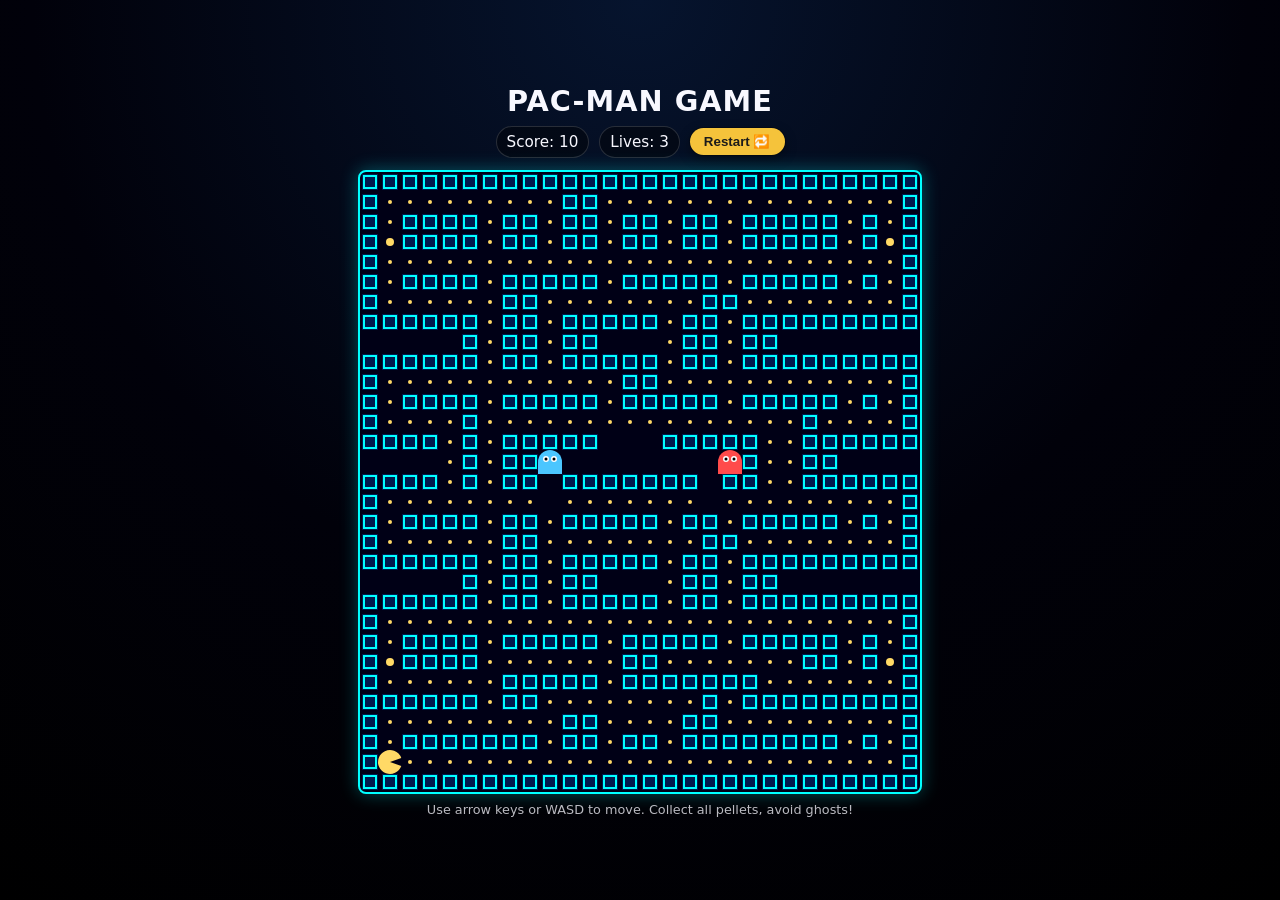
<file: space games/Pac-Man-Game/index.html>
<!DOCTYPE html>
<html lang="en" dir="ltr">
  <head>
    <meta charset="utf-8" />
    <meta name="viewport" content="width=device-width, initial-scale=1.0" />
    <title>Talha - Pac-Man Game</title>

    <!-- 👇🏻👇🏻👇🏻👇🏻👇🏻👇🏻👇🏻👇🏻👇🏻👇🏻👇🏻👇🏻👇🏻👇🏻👇🏻👇🏻👇🏻👇🏻👇🏻👇🏻👇🏻👇🏻👇🏻👇🏻👇🏻👇🏻👇🏻👇🏻👇🏻👇🏻👇🏻👇🏻👇🏻👇🏻👇🏻👇🏻👇🏻👇🏻👇🏻👇🏻👇🏻👇🏻👇🏻-->
    <!-- Also uploaded the demo of this code in a gif : https://c.tenor.com/x8v1oNUOmg4AAAAd/tenor.gif-->
    <!-- 👆🏻👆🏻👆🏻👆🏻👆🏻👆🏻👆🏻👆🏻👆🏻👆🏻👆🏻👆🏻👆🏻👆🏻👆🏻👆🏻👆🏻👆🏻👆🏻👆🏻👆🏻👆🏻👆🏻👆🏻👆🏻👆🏻👆🏻👆🏻👆🏻👆🏻👆🏻👆🏻👆🏻👆🏻👆🏻👆🏻👆🏻👆🏻👆🏻👆🏻👆🏻👆🏻👆🏻-->

    <!-- 👇🏻👇🏻👇🏻👇🏻👇🏻👇🏻👇🏻👇🏻👇🏻👇🏻👇🏻👇🏻👇🏻👇🏻👇🏻👇🏻👇🏻👇🏻👇🏻👇🏻👇🏻👇🏻👇🏻👇🏻👇🏻👇🏻👇🏻👇🏻👇🏻👇🏻👇🏻👇🏻👇🏻👇🏻👇🏻👇🏻👇🏻👇🏻👇🏻👇🏻👇🏻👇🏻👇🏻-->
    <!-- More html-css-js Games Calculators Games Cards Elements Projects on https://www.github.com/he-is-talha -->
    <!-- 👆🏻👆🏻👆🏻👆🏻👆🏻👆🏻👆🏻👆🏻👆🏻👆🏻👆🏻👆🏻👆🏻👆🏻👆🏻👆🏻👆🏻👆🏻👆🏻👆🏻👆🏻👆🏻👆🏻👆🏻👆🏻👆🏻👆🏻👆🏻👆🏻👆🏻👆🏻👆🏻👆🏻👆🏻👆🏻👆🏻👆🏻👆🏻👆🏻👆🏻👆🏻👆🏻👆🏻-->

    <link rel="icon" href="https://i.ibb.co/M6KTWnf/pic.jpg" />
    <link rel="stylesheet" href="style.css" />
  </head>
  <body>
    <div class="wrapper">
      <header class="header">
        <h1 class="title">Pac-Man Game</h1>
        <div class="scoreboard">
          <div class="score-label">
            Score:
            <span id="score">0</span>
          </div>
          <div class="lives-label">
            Lives:
            <span id="lives">3</span>
          </div>
          <button id="restartBtn" class="restart-btn">Restart 🔁</button>
        </div>
      </header>

      <main class="game-container">
        <canvas id="gameCanvas" width="560" height="620"></canvas>
        <p class="hint">
          Use arrow keys or WASD to move. Collect all pellets, avoid ghosts!
        </p>
      </main>
    </div>

    <script src="script.js"></script>
  </body>
</html>
</file>
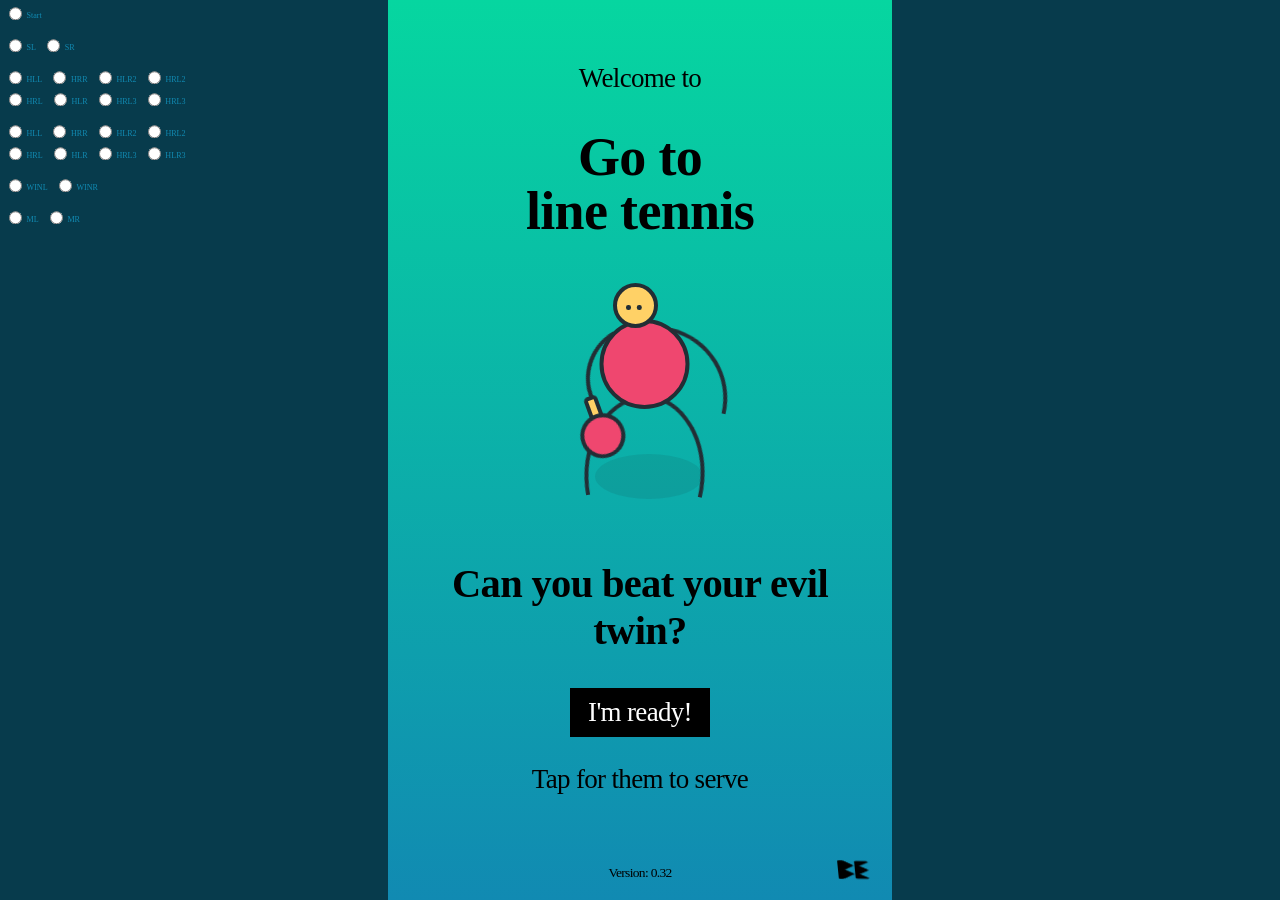
<file: space games/table_tanis/index.html>
<!DOCTYPE html>
<html lang="en">
<head>
    <meta charset="UTF-8">
    <meta name="viewport" content="width=device-width, initial-scale=1.0">
    <title>ASTRA — Table Tennis</title>
    <link rel="stylesheet" href="style.css">
</head>
<body>
<input type="radio" name="return" class="clear-start" id="start" /><span>Start</span>

<br />
<br />

<input type="radio" name="return" class="in-play clear-start hl" id="serve-left" /><span>SL</span>
<input type="radio" name="return" class="in-play clear-start hr rscb" id="serve-right" /><span>SR</span>

<br />
<br />

<input type="radio" name="return" class="in-play clear-start hl hlh hit-left-left" id="ls-hit-left-left" /><span>HLL</span>
<input type="radio" name="return" class="in-play clear-start hr hrh hit-right-right" id="ls-hit-right-right" /><span>HRR</span>

<input type="radio" name="return" class="in-play clear-start hr hrh ha hit-left-right-2" id="ls-hit-left-right-2" /><span>HLR2</span>
<input type="radio" name="return" class="in-play clear-start hl hlh ha hit-right-left-2" id="ls-hit-right-left-2" /><span>HRL2</span>

<br />

<input type="radio" name="return" class="in-play clear-start hl hit-right-left" id="ls-hit-right-left" /><span>HRL</span>
<input type="radio" name="return" class="in-play clear-start hr ha hit-left-right" id="ls-hit-right-left" /><span>HLR</span>

<input type="radio" name="return" class="in-play clear-start hl hlh hit-right-left-3" id="ls-hit-right-left-3" /><span>HRL3</span>
<input type="radio" name="return" class="in-play clear-start hr hrh ha hit-left-right-3" id="ls-hit-left-right-3" /><span>HRL3</span>

<br />
<br />

<input type="radio" name="return" class="in-play clear-start hl hlh hit-left-left rscb" id="rs-hit-left-left" /><span>HLL</span>
<input type="radio" name="return" class="in-play clear-start hr hrh hit-right-right rscb" id="rs-hit-right-right" /><span>HRR</span>

<input type="radio" name="return" class="in-play clear-start hr hrh ha hit-left-right-2 rscb" id="rs-hit-left-right-2" /><span>HLR2</span>
<input type="radio" name="return" class="in-play clear-start hl hlh ha hit-right-left-2 rscb" id="rs-hit-right-left-2" /><span>HRL2</span>

<br />

<input type="radio" name="return" class="in-play clear-start hl hit-right-left rscb" id="rs-hit-right-left" /><span>HRL</span>
<input type="radio" name="return" class="in-play clear-start hr ha hit-left-right rscb" id="rs-hit-left-right" /><span>HLR</span>

<input type="radio" name="return" class="in-play clear-start hl hlh ha hit-right-left-3 rscb" id="rs-hit-right-left-3" /><span>HRL3</span>
<input type="radio" name="return" class="in-play clear-start hr hrh hit-left-right-3 rscb" id="rs-hit-left-right-3" /><span>HLR3</span>

<br />
<br />

<input type="radio" name="return" class="in-play clear-start" id="win-left" /><span>WINL</span>
<input type="radio" name="return" class="in-play clear-start" id="win-right" /><span>WINR</span>

<br />
<br />

<input type="radio" name="return" id="miss-left" /><span>ML</span>
<input type="radio" name="return" id="miss-right" /><span>MR</span>

<div>
  <div>
    <player1>
      <u>
        <u>
          <u></u><u></u>
        </u>
        <u>
          <u></u><u>
            <bat></bat>
          </u><u></u><u></u>
          <ball></ball>
        </u>
      </u>
    </player1>
    <div class="table">
    </div>
    <ball></ball>
    <player2>

      <u>
        <u>
          <u></u><u></u>
        </u>
        <u>
          <ball></ball>
          <u></u><u>
            <bat></bat>
          </u><u></u><u></u>
        </u>
      </u>
    </player2>
  </div>
  <winoverlay></winoverlay>

  <label class="ll" for="win-left" title="Return"></label>
  <label class="lr" for="win-right" title="Return"></label>

  <!--right start-->
  <label class="rs lr r4" for="rs-hit-right-right" title="Return right"></label>
  <label class="rs ll l4" for="rs-hit-left-right-3" title="Return left"></label>
  <label class="rs lr r3" for="rs-hit-right-left-3" title="Return right"></label>
  <label class="rs ll l3" for="rs-hit-left-right-2" title="Return left"></label>
  <label class="rs ll l2" for="rs-hit-left-left" title="Return left"></label>
  <label class="rs lr r2" for="rs-hit-right-left-2" title="Return right"></label>
  <label class="rs ll l1" for="rs-hit-left-right" title="Return left"></label>
  <label class="rs lr r1" for="rs-hit-right-left" title="Return right"></label>
  <!--left start-->
  <label class="ls ll l4" for="ls-hit-left-left" title="Return left"></label>
  <label class="ls lr r4" for="ls-hit-right-left-3" title="Return right"></label>
  <label class="ls ll l3" for="ls-hit-left-right-3" title="Return left"></label>
  <label class="ls lr r3" for="ls-hit-right-left-2" title="Return right"></label>
  <label class="ls lr r2" for="ls-hit-right-right" title="Return right"></label>
  <label class="ls ll l2" for="ls-hit-left-right-2" title="Return left"></label>
  <label class="ls lr r1" for="ls-hit-right-left" title="Return right"></label>
  <label class="ls ll l1" for="ls-hit-left-right" title="Return left"></label>

  <label class="ll ml" for="miss-left" title="Return left"></label>
  <label class="lr mr" for="miss-right" title="Return right"></label>

  <label class="ll" for="serve-left" title="Serve left"></label>
  <label class="lr" for="serve-right" title="Serve right"></label>

  <dialog1>
    <div>
      <p>Welcome to</p>
      <h1>Go to <br /> line tennis</h1>
    </div>

    <player1>
      <u>
        <u>
          <u></u><u></u>
        </u>
        <u>
          <u></u><u>
            <bat></bat>
          </u><u></u><u></u>
        </u>
      </u>
    </player1>
    <div>
      <h2>Can you beat your evil twin?</h2>
      <label for="start">I'm ready!</label>

      <p>Tap for them to serve</p>
      <br />

      <small>Version: 0.32</small>
    </div>
  </dialog1>

  <dialog2>
    <h2>Argh!<br /> That's a shame.</h2>
    <player1>
      <u>
        <u>
          <u></u><u></u>
        </u>
        <u>
          <u></u><u>
            <bat></bat>
          </u><u></u><u></u>
        </u>
      </u>
    </player1>

    <div>
      <h3>It's a miss!</h3>

      <label for="start">Try again</label>
    </div>
  </dialog2>

  <dialog3>
    <h2>A win!</h2>
    <player1>
      <u>
        <u>
          <u></u><u></u>
        </u>
        <u>
          <u></u><u>
            <bat></bat>
          </u><u></u><u></u>
        </u>
      </u>
    </player1>
    <confetti>
      <u><u></u></u>
      <u><u></u></u>
      <u><u></u></u>
      <u><u></u></u>
    </confetti>
    <div>
      <br />
      <h3>Congratulations! You have beaten your evil twin. No doubt your greatest achievement ever.</h3>

      <label for="start">Play again?</label>
    </div>
  </dialog3>

  <a href="https://tinydesign.co.uk/" title="Ben Evans Portfolio">
    <sig><u></u></sig>
  </a>
</div>
</body>
</html>
</file>
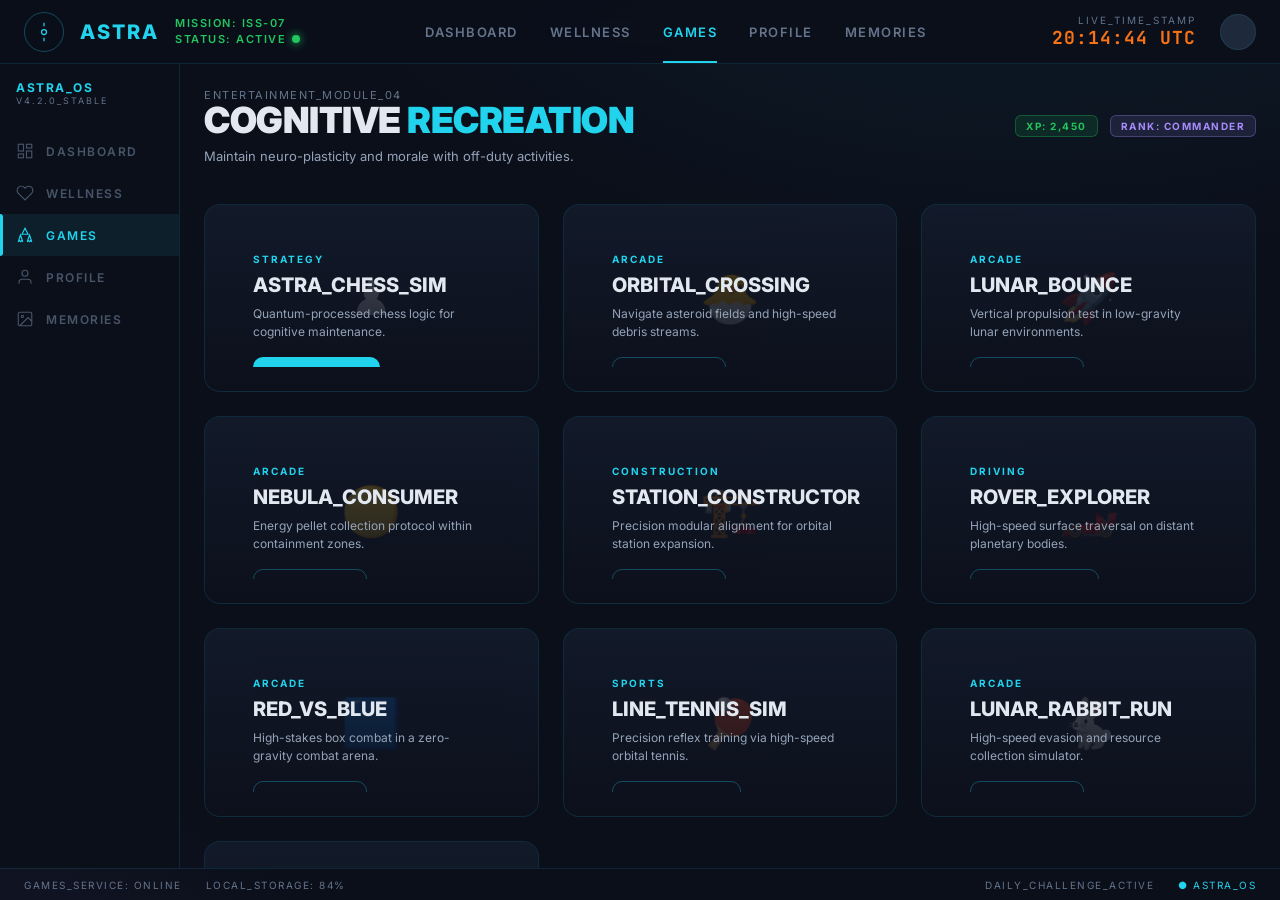
<file: games.html>
<!doctype html>
<html lang="en">
<head>
<meta charset="utf-8"/>
<meta name="viewport" content="width=device-width,initial-scale=1"/>
<title>ASTRA — Recreation & Games</title>
<meta name="description" content="Astronaut recreation module - high-performance cognitive games and entertainment."/>
<link rel="preconnect" href="https://fonts.googleapis.com"/>
<link href="https://fonts.googleapis.com/css2?family=Inter:wght@400;600;700;800;900&family=JetBrains+Mono:wght@500;700&display=swap" rel="stylesheet"/>
<link rel="stylesheet" href="css/styles.css"/>
<style>
  .game-grid { display: grid; grid-template-columns: repeat(auto-fill, minmax(300px, 1fr)); gap: 24px; padding: 24px 0; }
  .game-preview {
    background: linear-gradient(180deg, var(--panel), var(--panel-2));
    border: 1px solid var(--border);
    border-radius: var(--radius);
    overflow: hidden;
    transition: 0.3s;
    position: relative;
    aspect-ratio: 16/9;
    display: flex;
    flex-direction: column;
    justify-content: flex-end;
    padding: 24px;
  }
  .game-preview:hover { transform: translateY(-5px); border-color: var(--cyan); box-shadow: 0 10px 30px rgba(34, 211, 238, 0.1); }
  .game-preview .overlay {
    position: absolute;
    top: 0; left: 0; right: 0; bottom: 0;
    background: linear-gradient(0deg, rgba(11,15,26,0.9) 0%, transparent 100%);
    z-index: 1;
  }
  .game-preview .content { position: relative; z-index: 2; }
  .game-preview .tag { font-size: 10px; font-weight: 700; color: var(--cyan); letter-spacing: 2px; margin-bottom: 8px; text-transform: uppercase; }
  .game-preview h3 { font-size: 20px; font-weight: 800; color: var(--text); margin: 0; }
  .game-preview p { font-size: 12px; color: var(--dim); margin: 8px 0 16px; line-height: 1.5; }
  .placeholder-img {
    position: absolute;
    top: 0; left: 0; width: 100%; height: 100%;
    background: #1e293b;
    display: flex;
    align-items: center;
    justify-content: center;
    font-size: 48px;
    opacity: 0.3;
  }
</style>
</head>
<body>
<div class="app">
  <nav class="navbar">
    <div class="brand">
      <div class="logo"><svg width="20" height="20" viewBox="0 0 24 24" fill="none" stroke="currentColor" stroke-width="1.5"><circle cx="12" cy="12" r="3"/><path d="M12 1v4M12 19v4"/></svg></div>
      <span class="brand-name">ASTRA</span>
      <div class="mission">
        <div class="row">MISSION: ISS-07</div>
        <div class="row">STATUS: ACTIVE <span class="dot"></span></div>
      </div>
    </div>
    <div class="nav-tabs">
      <a data-nav href="index.html">DASHBOARD</a>
      <a data-nav href="wellness.html">WELLNESS</a>
      <a data-nav class="active" href="games.html">GAMES</a>
      <a data-nav href="profile.html">PROFILE</a>
      <a data-nav href="memories.html">MEMORIES</a>
    </div>
    <div class="nav-right">
      <div class="timestamp"><div class="lbl">LIVE_TIME_STAMP</div><div class="val" data-clock>00:00:00 UTC</div></div>
      <div class="avatar"></div>
    </div>
  </nav>

  <div class="main">
    <aside class="sidebar">
      <div class="sidebar-head"><div class="t">ASTRA_OS</div><div class="s">V4.2.0_STABLE</div></div>
      <a class="side-link" href="index.html"><svg viewBox="0 0 24 24" fill="none" stroke="currentColor" stroke-width="1.5"><rect x="3" y="3" width="7" height="9"/><rect x="14" y="3" width="7" height="5"/><rect x="14" y="12" width="7" height="9"/><rect x="3" y="16" width="7" height="5"/></svg><span class="lbl-text">DASHBOARD</span></a>
      <a class="side-link" href="wellness.html"><svg viewBox="0 0 24 24" fill="none" stroke="currentColor" stroke-width="1.5"><path d="M20.84 4.61a5.5 5.5 0 00-7.78 0L12 5.67l-1.06-1.06a5.5 5.5 0 00-7.78 7.78l1.06 1.06L12 21.23l7.78-7.78 1.06-1.06a5.5 5.5 0 000-7.78z"/></svg><span class="lbl-text">WELLNESS</span></a>
      <a class="side-link active" href="games.html"><svg viewBox="0 0 24 24" fill="none" stroke="currentColor" stroke-width="1.5"><path d="M6 12L3 21l1.5-1.5L6 21l1.5-1.5L9 21l-3-9zM18 12l3 9-1.5-1.5L18 21l-1.5-1.5L15 21l3-9zM12 3l-4 8h8l-4-8z"/></svg><span class="lbl-text">GAMES</span></a>
      <a class="side-link" href="profile.html"><svg viewBox="0 0 24 24" fill="none" stroke="currentColor" stroke-width="1.5"><path d="M20 21v-2a4 4 0 00-4-4H8a4 4 0 00-4 4v2"/><circle cx="12" cy="7" r="4"/></svg><span class="lbl-text">PROFILE</span></a>
      <a class="side-link" href="memories.html">
        <svg viewBox="0 0 24 24" fill="none" stroke="currentColor" stroke-width="1.5"><rect x="3" y="3" width="18" height="18" rx="2" ry="2"/><circle cx="8.5" cy="8.5" r="1.5"/><polyline points="21 15 16 10 5 21"/></svg>
        <span class="lbl-text">MEMORIES</span>
      </a>
    </aside>

    <section class="content">
      <div class="flex items-center justify-between mb-4">
        <div>
          <div class="text-xs text-muted tracking uppercase">ENTERTAINMENT_MODULE_04</div>
          <div class="headline">COGNITIVE <span class="accent">RECREATION</span></div>
          <div class="text-sm text-dim mt-2">Maintain neuro-plasticity and morale with off-duty activities.</div>
        </div>
        <div class="flex gap-3">
          <span class="badge green">XP: 2,450</span>
          <span class="badge violet">RANK: COMMANDER</span>
        </div>
      </div>

      <div class="game-grid">
        <!-- Chess -->
        <div class="game-preview">
          <div class="placeholder-img">♟️</div>
          <div class="overlay"></div>
          <div class="content">
            <div class="tag">STRATEGY</div>
            <h3>ASTRA_CHESS_SIM</h3>
            <p>Quantum-processed chess logic for cognitive maintenance.</p>
            <button class="btn" onclick="playGame('space games/Chess-Game/index.html')">LAUNCH_SIM</button>
          </div>
        </div>

        <!-- Crossy Road -->
        <div class="game-preview">
          <div class="placeholder-img">🐣</div>
          <div class="overlay"></div>
          <div class="content">
            <div class="tag">ARCADE</div>
            <h3>ORBITAL_CROSSING</h3>
            <p>Navigate asteroid fields and high-speed debris streams.</p>
            <button class="btn ghost" onclick="playGame('space games/Crossy-Road-Game/index.html')">PLAY_NOW</button>
          </div>
        </div>

        <!-- Doodle Jump -->
        <div class="game-preview">
          <div class="placeholder-img">🚀</div>
          <div class="overlay"></div>
          <div class="content">
            <div class="tag">ARCADE</div>
            <h3>LUNAR_BOUNCE</h3>
            <p>Vertical propulsion test in low-gravity lunar environments.</p>
            <button class="btn ghost" onclick="playGame('space games/Doodle-Jump-Game/index.html')">PLAY_NOW</button>
          </div>
        </div>

        <!-- Pac-Man -->
        <div class="game-preview">
          <div class="placeholder-img">🟡</div>
          <div class="overlay"></div>
          <div class="content">
            <div class="tag">ARCADE</div>
            <h3>NEBULA_CONSUMER</h3>
            <p>Energy pellet collection protocol within containment zones.</p>
            <button class="btn ghost" onclick="playGame('space games/Pac-Man-Game/index.html')">PLAY_NOW</button>
          </div>
        </div>

        <!-- Tower Blocks -->
        <div class="game-preview">
          <div class="placeholder-img">🏗️</div>
          <div class="overlay"></div>
          <div class="content">
            <div class="tag">CONSTRUCTION</div>
            <h3>STATION_CONSTRUCTOR</h3>
            <p>Precision modular alignment for orbital station expansion.</p>
            <button class="btn ghost" onclick="playGame('space games/Tower-Blocks/index.html')">PLAY_NOW</button>
          </div>
        </div>

        <!-- Car Driving -->
        <div class="game-preview">
          <div class="placeholder-img">🏎️</div>
          <div class="overlay"></div>
          <div class="content">
            <div class="tag">DRIVING</div>
            <h3>ROVER_EXPLORER</h3>
            <p>High-speed surface traversal on distant planetary bodies.</p>
            <button class="btn ghost" onclick="playGame('space games/car_dtiving/index.html')">LAUNCH_SIM</button>
          </div>
        </div>

        <!-- Red vs Blue -->
        <div class="game-preview">
          <div class="placeholder-img">🟦</div>
          <div class="overlay"></div>
          <div class="content">
            <div class="tag">ARCADE</div>
            <h3>RED_VS_BLUE</h3>
            <p>High-stakes box combat in a zero-gravity combat arena.</p>
            <button class="btn ghost" onclick="playGame('space games/blue_box/index.html')">PLAY_NOW</button>
          </div>
        </div>

        <!-- Table Tennis -->
        <div class="game-preview">
          <div class="placeholder-img">🏓</div>
          <div class="overlay"></div>
          <div class="content">
            <div class="tag">SPORTS</div>
            <h3>LINE_TENNIS_SIM</h3>
            <p>Precision reflex training via high-speed orbital tennis.</p>
            <button class="btn ghost" onclick="playGame('space games/table_tanis/index.html')">LAUNCH_SIM</button>
          </div>
        </div>

        <!-- Rabbit Run -->
        <div class="game-preview">
          <div class="placeholder-img">🐇</div>
          <div class="overlay"></div>
          <div class="content">
            <div class="tag">ARCADE</div>
            <h3>LUNAR_RABBIT_RUN</h3>
            <p>High-speed evasion and resource collection simulator.</p>
            <button class="btn ghost" onclick="playGame('space games/rabbit_run/index.html')">PLAY_NOW</button>
          </div>
        </div>

        <!-- The Cube -->
        <div class="game-preview">
          <div class="placeholder-img">🧊</div>
          <div class="overlay"></div>
          <div class="content">
            <div class="tag">PUZZLE</div>
            <h3>THE_CUBE</h3>
            <p>High-fidelity 3D mechanical puzzle for spatial logic and cognitive speed.</p>
            <button class="btn ghost" onclick="playGame('space games/cube/index.html')">PLAY_NOW</button>
          </div>
        </div>
      </div>

      <div class="card mt-4">
        <h3 class="mb-3">GLOBAL LEADERBOARD — ISS-07 CREW</h3>
        <div class="status-row"><div><div class="lbl">01. CMDR. ARYA NOVAK</div><div class="val">14,200 PTS</div></div><span class="badge green">▲ 1</span></div>
        <div class="status-row"><div><div class="lbl">02. DR. ELIAS VANCE</div><div class="val">12,850 PTS</div></div><span class="badge">--</span></div>
        <div class="status-row"><div><div class="lbl">03. LT. SARAH CHEN</div><div class="val">11,400 PTS</div></div><span class="badge orange">▼ 1</span></div>
      </div>
    </section>
  </div>

  <!-- Game Modal -->
  <div id="game-modal" class="modal">
    <div class="modal-content">
      <div class="modal-header">
        <h3 id="modal-title">GAME_SIMULATION</h3>
        <button class="icon-btn" onclick="closeGame()"><svg width="20" height="20" viewBox="0 0 24 24" fill="none" stroke="currentColor" stroke-width="2"><path d="M18 6L6 18M6 6l12 12"/></svg></button>
      </div>
      <div class="modal-body">
        <iframe id="game-frame" src="" frameborder="0"></iframe>
      </div>
    </div>
  </div>

  <footer class="statusbar">
    <div class="grp"><span>GAMES_SERVICE: ONLINE</span><span>LOCAL_STORAGE: 84%</span></div>
    <div class="grp"><span>DAILY_CHALLENGE_ACTIVE</span><span style="color:var(--cyan)">● ASTRA_OS</span></div>
  </footer>
</div>

<style>
  .modal {
    position: fixed; top: 0; left: 0; right: 0; bottom: 0;
    background: rgba(11, 15, 26, 0.95);
    backdrop-filter: blur(15px);
    display: none; align-items: center; justify-content: center;
    z-index: 1000; padding: 40px;
  }
  .modal.active { display: flex; }
  .modal-content {
    width: 100%; max-width: 1200px; height: 100%;
    background: var(--bg); border: 1px solid var(--border-strong);
    border-radius: 20px; display: flex; flex-direction: column; overflow: hidden;
    box-shadow: 0 0 50px rgba(34, 211, 238, 0.2);
  }
  .modal-header {
    padding: 16px 24px; border-bottom: 1px solid var(--border);
    display: flex; justify-content: space-between; align-items: center;
  }
  .modal-body { flex: 1; position: relative; background: #000; }
  #game-frame { width: 100%; height: 100%; }
</style>

<script>
  function playGame(url) {
    const modal = document.getElementById('game-modal');
    const frame = document.getElementById('game-frame');
    frame.src = url;
    modal.classList.add('active');
  }
  function closeGame() {
    const modal = document.getElementById('game-modal');
    const frame = document.getElementById('game-frame');
    frame.src = '';
    modal.classList.remove('active');
  }
</script>

<script src="js/app.js"></script>
</body>
</html>
</file>
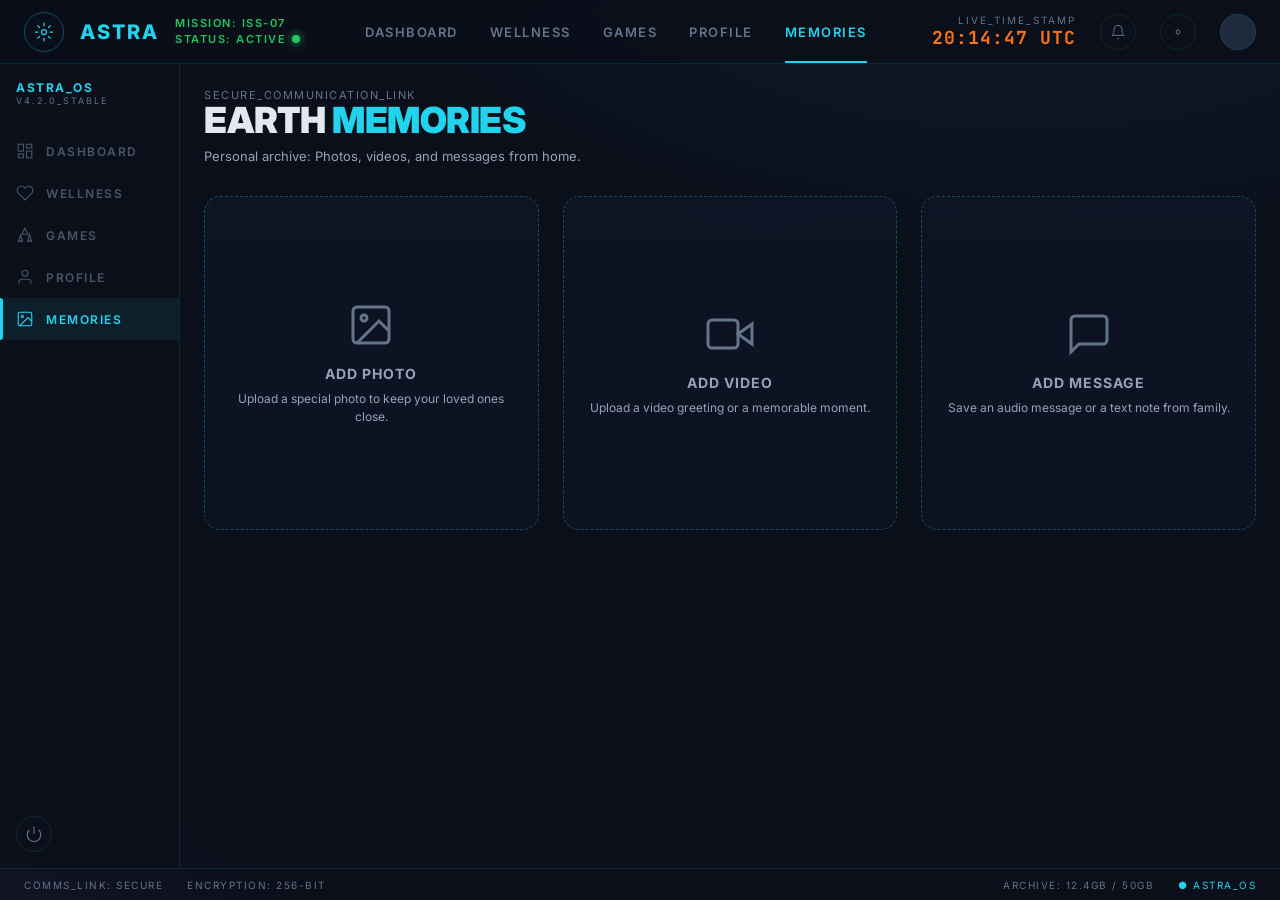
<file: memories.html>
<!doctype html>
<html lang="en">
<head>
<meta charset="utf-8"/>
<meta name="viewport" content="width=device-width,initial-scale=1"/>
<title>ASTRA — Memories & Communications</title>
<meta name="description" content="Personal communications, memories, and loved ones."/>
<link rel="preconnect" href="https://fonts.googleapis.com"/>
<link rel="preconnect" href="https://fonts.gstatic.com" crossorigin/>
<link href="https://fonts.googleapis.com/css2?family=Inter:wght@400;600;700;800;900&family=JetBrains+Mono:wght@500;700&display=swap" rel="stylesheet"/>
<link rel="stylesheet" href="css/styles.css"/>
<style>
  .memory-grid {
    display: grid;
    grid-template-columns: repeat(auto-fill, minmax(280px, 1fr));
    gap: 24px;
    padding-top: 16px;
  }
  .memory-card {
    background: linear-gradient(180deg, var(--panel), var(--panel-2));
    border: 1px dashed var(--border-strong);
    border-radius: var(--radius);
    aspect-ratio: 1;
    display: flex;
    flex-direction: column;
    align-items: center;
    justify-content: center;
    text-align: center;
    padding: 24px;
    transition: 0.3s;
    color: var(--dim);
    cursor: pointer;
  }
  .memory-card:hover {
    border-color: var(--cyan);
    color: var(--text);
    box-shadow: 0 10px 30px rgba(34, 211, 238, 0.05);
    transform: translateY(-5px);
  }
  .memory-card svg {
    margin-bottom: 16px;
    color: var(--muted);
    transition: 0.3s;
  }
  .memory-card:hover svg {
    color: var(--cyan);
  }
  .memory-title {
    font-size: 14px;
    font-weight: 700;
    letter-spacing: 1px;
    margin-bottom: 8px;
  }
  .memory-desc {
    font-size: 12px;
    line-height: 1.5;
  }
</style>
</head>
<body>
<div class="app">
  <!-- NAVBAR -->
  <nav class="navbar">
    <div class="brand">
      <div class="logo">
        <svg width="20" height="20" viewBox="0 0 24 24" fill="none" stroke="currentColor" stroke-width="1.5"><circle cx="12" cy="12" r="3"/><path d="M12 1v4M12 19v4M4.22 4.22l2.83 2.83M16.95 16.95l2.83 2.83M1 12h4M19 12h4M4.22 19.78l2.83-2.83M16.95 7.05l2.83-2.83"/></svg>
      </div>
      <span class="brand-name">ASTRA</span>
      <div class="mission">
        <div class="row" style="color:var(--green)">MISSION: ISS-07</div>
        <div class="row">STATUS: ACTIVE <span class="dot"></span></div>
      </div>
    </div>
    <div class="nav-tabs">
      <a data-nav href="index.html">DASHBOARD</a>
      <a data-nav href="wellness.html">WELLNESS</a>
      <a data-nav href="games.html">GAMES</a>
      <a data-nav href="profile.html">PROFILE</a>
      <a data-nav class="active" href="memories.html">MEMORIES</a>
    </div>
    <div class="nav-right">
      <div class="timestamp">
        <div class="lbl">LIVE_TIME_STAMP</div>
        <div class="val" data-clock>00:00:00 UTC</div>
      </div>
      <button class="icon-btn" title="Alerts"><svg width="16" height="16" viewBox="0 0 24 24" fill="none" stroke="currentColor" stroke-width="1.5"><path d="M18 8A6 6 0 006 8c0 7-3 9-3 9h18s-3-2-3-9M13.73 21a2 2 0 01-3.46 0"/></svg></button>
      <button class="icon-btn" title="Settings"><svg width="16" height="16" viewBox="0 0 24 24" fill="none" stroke="currentColor" stroke-width="1.5"><circle cx="12" cy="12" r="3"/></svg></button>
      <div class="avatar"></div>
    </div>
  </nav>

  <div class="main">
    <!-- SIDEBAR -->
    <aside class="sidebar">
      <div class="sidebar-head">
        <div class="t">ASTRA_OS</div>
        <div class="s">V4.2.0_STABLE</div>
      </div>
      <a class="side-link" href="index.html">
        <svg viewBox="0 0 24 24" fill="none" stroke="currentColor" stroke-width="1.5"><rect x="3" y="3" width="7" height="9"/><rect x="14" y="3" width="7" height="5"/><rect x="14" y="12" width="7" height="9"/><rect x="3" y="16" width="7" height="5"/></svg>
        <span class="lbl-text">DASHBOARD</span>
      </a>
      <a class="side-link" href="wellness.html">
        <svg viewBox="0 0 24 24" fill="none" stroke="currentColor" stroke-width="1.5"><path d="M20.84 4.61a5.5 5.5 0 00-7.78 0L12 5.67l-1.06-1.06a5.5 5.5 0 00-7.78 7.78l1.06 1.06L12 21.23l7.78-7.78 1.06-1.06a5.5 5.5 0 000-7.78z"/></svg>
        <span class="lbl-text">WELLNESS</span>
      </a>
      <a class="side-link" href="games.html">
        <svg viewBox="0 0 24 24" fill="none" stroke="currentColor" stroke-width="1.5"><path d="M6 12L3 21l1.5-1.5L6 21l1.5-1.5L9 21l-3-9zM18 12l3 9-1.5-1.5L18 21l-1.5-1.5L15 21l3-9zM12 3l-4 8h8l-4-8z"/></svg>
        <span class="lbl-text">GAMES</span>
      </a>
      <a class="side-link" href="profile.html">
        <svg viewBox="0 0 24 24" fill="none" stroke="currentColor" stroke-width="1.5"><path d="M20 21v-2a4 4 0 00-4-4H8a4 4 0 00-4 4v2"/><circle cx="12" cy="7" r="4"/></svg>
        <span class="lbl-text">PROFILE</span>
      </a>
      <a class="side-link active" href="memories.html">
        <svg viewBox="0 0 24 24" fill="none" stroke="currentColor" stroke-width="1.5"><rect x="3" y="3" width="18" height="18" rx="2" ry="2"/><circle cx="8.5" cy="8.5" r="1.5"/><polyline points="21 15 16 10 5 21"/></svg>
        <span class="lbl-text">MEMORIES</span>
      </a>
      <div class="side-bottom">
        <button class="icon-btn" title="Power"><svg width="18" height="18" viewBox="0 0 24 24" fill="none" stroke="currentColor" stroke-width="1.5"><path d="M18.36 6.64a9 9 0 11-12.73 0"/><line x1="12" y1="2" x2="12" y2="12"/></svg></button>
      </div>
    </aside>

    <!-- CONTENT -->
    <section class="content">
      <div class="flex items-center justify-between mb-4">
        <div>
          <div class="text-xs text-muted tracking uppercase">SECURE_COMMUNICATION_LINK</div>
          <div class="headline">EARTH <span class="accent">MEMORIES</span></div>
          <div class="text-sm text-dim mt-2">Personal archive: Photos, videos, and messages from home.</div>
        </div>
      </div>

      <div class="memory-grid">
        <!-- Add Content Block 1 -->
        <div class="memory-card">
          <svg width="48" height="48" viewBox="0 0 24 24" fill="none" stroke="currentColor" stroke-width="1.5"><rect x="3" y="3" width="18" height="18" rx="2" ry="2"/><circle cx="8.5" cy="8.5" r="1.5"/><polyline points="21 15 16 10 5 21"/></svg>
          <div class="memory-title">ADD PHOTO</div>
          <div class="memory-desc">Upload a special photo to keep your loved ones close.</div>
        </div>

        <!-- Add Content Block 2 -->
        <div class="memory-card">
          <svg width="48" height="48" viewBox="0 0 24 24" fill="none" stroke="currentColor" stroke-width="1.5"><polygon points="23 7 16 12 23 17 23 7"/><rect x="1" y="5" width="15" height="14" rx="2" ry="2"/></svg>
          <div class="memory-title">ADD VIDEO</div>
          <div class="memory-desc">Upload a video greeting or a memorable moment.</div>
        </div>

        <!-- Add Content Block 3 -->
        <div class="memory-card">
          <svg width="48" height="48" viewBox="0 0 24 24" fill="none" stroke="currentColor" stroke-width="1.5"><path d="M21 15a2 2 0 0 1-2 2H7l-4 4V5a2 2 0 0 1 2-2h14a2 2 0 0 1 2 2z"/></svg>
          <div class="memory-title">ADD MESSAGE</div>
          <div class="memory-desc">Save an audio message or a text note from family.</div>
        </div>
      </div>
    </section>
  </div>

  <!-- STATUS BAR -->
  <footer class="statusbar">
    <div class="grp">
      <span>COMMS_LINK: SECURE</span>
      <span>ENCRYPTION: 256-BIT</span>
    </div>
    <div class="grp">
      <span>ARCHIVE: 12.4GB / 50GB</span>
      <span style="color:var(--cyan)">● ASTRA_OS</span>
    </div>
  </footer>
</div>
<script src="js/app.js"></script>
</body>
</html>
</file>
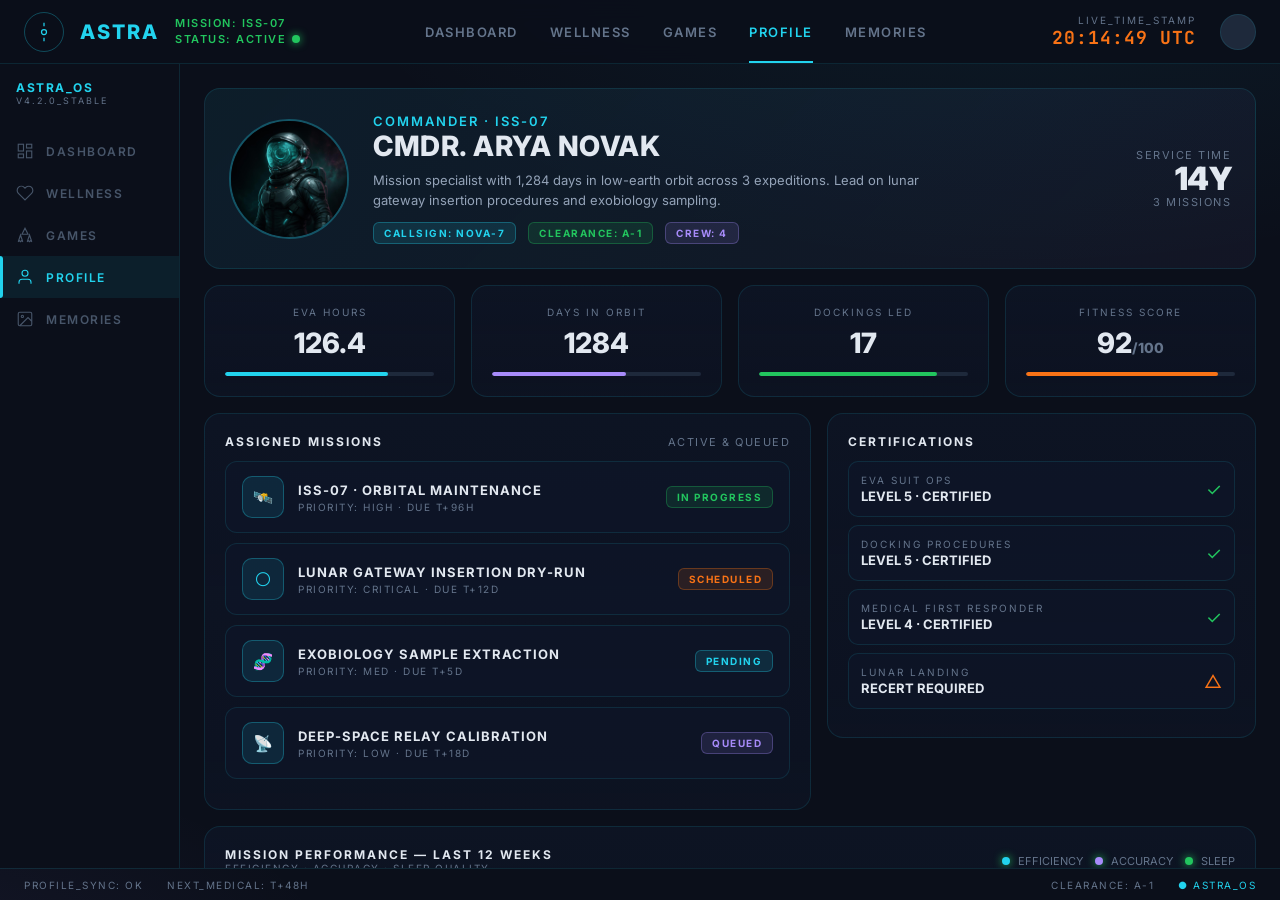
<file: profile.html>
<!doctype html>
<html lang="en">
<head>
<meta charset="utf-8"/>
<meta name="viewport" content="width=device-width,initial-scale=1"/>
<title>ASTRA — Profile & Missions</title>
<meta name="description" content="Astronaut profile, certifications, and assigned mission objectives."/>
<link rel="preconnect" href="https://fonts.googleapis.com"/>
<link href="https://fonts.googleapis.com/css2?family=Inter:wght@400;600;700;800;900&family=JetBrains+Mono:wght@500;700&display=swap" rel="stylesheet"/>
<link rel="stylesheet" href="css/styles.css"/>
</head>
<body>
<div class="app">
  <nav class="navbar">
    <div class="brand">
      <div class="logo"><svg width="20" height="20" viewBox="0 0 24 24" fill="none" stroke="currentColor" stroke-width="1.5"><circle cx="12" cy="12" r="3"/><path d="M12 1v4M12 19v4"/></svg></div>
      <span class="brand-name">ASTRA</span>
      <div class="mission">
        <div class="row">MISSION: ISS-07</div>
        <div class="row">STATUS: ACTIVE <span class="dot"></span></div>
      </div>
    </div>
    <div class="nav-tabs">
      <a data-nav href="index.html">DASHBOARD</a>
      <a data-nav href="wellness.html">WELLNESS</a>
      <a data-nav href="games.html">GAMES</a>
      <a data-nav href="profile.html">PROFILE</a>
      <a data-nav href="memories.html">MEMORIES</a>
    </div>
    <div class="nav-right">
      <div class="timestamp"><div class="lbl">LIVE_TIME_STAMP</div><div class="val" data-clock>00:00:00 UTC</div></div>
      <div class="avatar"></div>
    </div>
  </nav>

  <div class="main">
    <aside class="sidebar">
      <div class="sidebar-head"><div class="t">ASTRA_OS</div><div class="s">V4.2.0_STABLE</div></div>
      <a class="side-link" href="index.html"><svg viewBox="0 0 24 24" fill="none" stroke="currentColor" stroke-width="1.5"><rect x="3" y="3" width="7" height="9"/><rect x="14" y="3" width="7" height="5"/><rect x="14" y="12" width="7" height="9"/><rect x="3" y="16" width="7" height="5"/></svg><span class="lbl-text">DASHBOARD</span></a>
      <a class="side-link" href="wellness.html"><svg viewBox="0 0 24 24" fill="none" stroke="currentColor" stroke-width="1.5"><path d="M20.84 4.61a5.5 5.5 0 00-7.78 0L12 5.67l-1.06-1.06a5.5 5.5 0 00-7.78 7.78l1.06 1.06L12 21.23l7.78-7.78 1.06-1.06a5.5 5.5 0 000-7.78z"/></svg><span class="lbl-text">WELLNESS</span></a>
      <a class="side-link" href="games.html"><svg viewBox="0 0 24 24" fill="none" stroke="currentColor" stroke-width="1.5"><path d="M6 12L3 21l1.5-1.5L6 21l1.5-1.5L9 21l-3-9zM18 12l3 9-1.5-1.5L18 21l-1.5-1.5L15 21l3-9zM12 3l-4 8h8l-4-8z"/></svg><span class="lbl-text">GAMES</span></a>
      <a class="side-link active" href="profile.html"><svg viewBox="0 0 24 24" fill="none" stroke="currentColor" stroke-width="1.5"><path d="M20 21v-2a4 4 0 00-4-4H8a4 4 0 00-4 4v2"/><circle cx="12" cy="7" r="4"/></svg><span class="lbl-text">PROFILE</span></a>
      <a class="side-link" href="memories.html">
        <svg viewBox="0 0 24 24" fill="none" stroke="currentColor" stroke-width="1.5"><rect x="3" y="3" width="18" height="18" rx="2" ry="2"/><circle cx="8.5" cy="8.5" r="1.5"/><polyline points="21 15 16 10 5 21"/></svg>
        <span class="lbl-text">MEMORIES</span>
      </a>
    </aside>

    <section class="content">
      <div class="grid g-12">

        <!-- Profile hero -->
        <div class="span-12">
          <div class="profile-hero">
            <img src="assets/astronaut-hero.jpg" alt="Astronaut portrait"/>
            <div style="flex:1">
              <div class="role">COMMANDER · ISS-07</div>
              <h2>CMDR. ARYA NOVAK</h2>
              <div class="bio">Mission specialist with 1,284 days in low-earth orbit across 3 expeditions. Lead on lunar gateway insertion procedures and exobiology sampling.</div>
              <div class="flex gap-3 mt-3">
                <span class="badge">CALLSIGN: NOVA-7</span>
                <span class="badge green">CLEARANCE: A-1</span>
                <span class="badge violet">CREW: 4</span>
              </div>
            </div>
            <div style="text-align:right">
              <div class="text-xs text-muted tracking">SERVICE TIME</div>
              <div class="headline accent" style="font-size:32px">14Y</div>
              <div class="text-xs text-muted tracking">3 MISSIONS</div>
            </div>
          </div>
        </div>

        <!-- Stats -->
        <div class="span-3"><div class="card metric"><div class="lbl">EVA HOURS</div><div class="val">126.4</div><div class="bar"><i data-fill="78%"></i></div></div></div>
        <div class="span-3"><div class="card metric"><div class="lbl">DAYS IN ORBIT</div><div class="val">1284</div><div class="bar"><i data-fill="64%" style="background:var(--violet)"></i></div></div></div>
        <div class="span-3"><div class="card metric"><div class="lbl">DOCKINGS LED</div><div class="val text-green">17</div><div class="bar"><i data-fill="85%" style="background:var(--green)"></i></div></div></div>
        <div class="span-3"><div class="card metric"><div class="lbl">FITNESS SCORE</div><div class="val">92<span class="u">/100</span></div><div class="bar"><i data-fill="92%" style="background:var(--orange)"></i></div></div></div>

        <!-- Missions -->
        <div class="span-7">
          <div class="card">
            <div class="flex items-center justify-between mb-3">
              <h3 style="color:var(--text)">ASSIGNED MISSIONS</h3>
              <span class="text-xs text-muted tracking">ACTIVE & QUEUED</span>
            </div>

            <div class="mission-row">
              <div class="left">
                <div class="ic">🛰️</div>
                <div>
                  <div class="name">ISS-07 · ORBITAL MAINTENANCE</div>
                  <div class="meta">PRIORITY: HIGH · DUE T+96H</div>
                </div>
              </div>
              <span class="badge green">IN PROGRESS</span>
            </div>

            <div class="mission-row">
              <div class="left">
                <div class="ic">🌕</div>
                <div>
                  <div class="name">LUNAR GATEWAY INSERTION DRY-RUN</div>
                  <div class="meta">PRIORITY: CRITICAL · DUE T+12D</div>
                </div>
              </div>
              <span class="badge orange">SCHEDULED</span>
            </div>

            <div class="mission-row">
              <div class="left">
                <div class="ic">🧬</div>
                <div>
                  <div class="name">EXOBIOLOGY SAMPLE EXTRACTION</div>
                  <div class="meta">PRIORITY: MED · DUE T+5D</div>
                </div>
              </div>
              <span class="badge">PENDING</span>
            </div>

            <div class="mission-row">
              <div class="left">
                <div class="ic">📡</div>
                <div>
                  <div class="name">DEEP-SPACE RELAY CALIBRATION</div>
                  <div class="meta">PRIORITY: LOW · DUE T+18D</div>
                </div>
              </div>
              <span class="badge violet">QUEUED</span>
            </div>
          </div>
        </div>

        <!-- Certifications -->
        <div class="span-5">
          <div class="card">
            <h3 style="color:var(--text)" class="mb-3">CERTIFICATIONS</h3>
            <div class="status-row"><div><div class="lbl">EVA SUIT OPS</div><div class="val">LEVEL 5 · CERTIFIED</div></div><span class="ic" style="color:var(--green)">✓</span></div>
            <div class="status-row"><div><div class="lbl">DOCKING PROCEDURES</div><div class="val">LEVEL 5 · CERTIFIED</div></div><span class="ic" style="color:var(--green)">✓</span></div>
            <div class="status-row"><div><div class="lbl">MEDICAL FIRST RESPONDER</div><div class="val">LEVEL 4 · CERTIFIED</div></div><span class="ic" style="color:var(--green)">✓</span></div>
            <div class="status-row"><div><div class="lbl">LUNAR LANDING</div><div class="val">RECERT REQUIRED</div></div><span class="ic" style="color:var(--orange)">△</span></div>
          </div>
        </div>

        <!-- Performance chart -->
        <div class="span-12">
          <div class="card">
            <div class="flex items-center justify-between mb-3">
              <div>
                <h3 style="color:var(--text)">MISSION PERFORMANCE — LAST 12 WEEKS</h3>
                <div class="sub">EFFICIENCY · ACCURACY · SLEEP QUALITY</div>
              </div>
              <div class="flex gap-3 text-xs text-muted">
                <span class="flex items-center gap-2"><span class="dot" style="background:var(--cyan)"></span>EFFICIENCY</span>
                <span class="flex items-center gap-2"><span class="dot" style="background:var(--violet)"></span>ACCURACY</span>
                <span class="flex items-center gap-2"><span class="dot" style="background:var(--green)"></span>SLEEP</span>
              </div>
            </div>
            <div class="chart-wrap" style="height:200px">
              <canvas data-chart='[{"color":"#22d3ee","data":[70,72,74,73,76,80,82,81,84,86,88,90]},{"color":"#a78bfa","data":[80,82,81,84,85,86,88,87,89,90,91,93]},{"color":"#22c55e","data":[60,62,65,68,70,68,72,74,76,78,80,82]}]'></canvas>
            </div>
          </div>
        </div>

      </div>
    </section>
  </div>

  <footer class="statusbar">
    <div class="grp"><span>PROFILE_SYNC: OK</span><span>NEXT_MEDICAL: T+48H</span></div>
    <div class="grp"><span>CLEARANCE: A-1</span><span style="color:var(--cyan)">● ASTRA_OS</span></div>
  </footer>
</div>
<script src="js/app.js"></script>
</body>
</html>
</file>
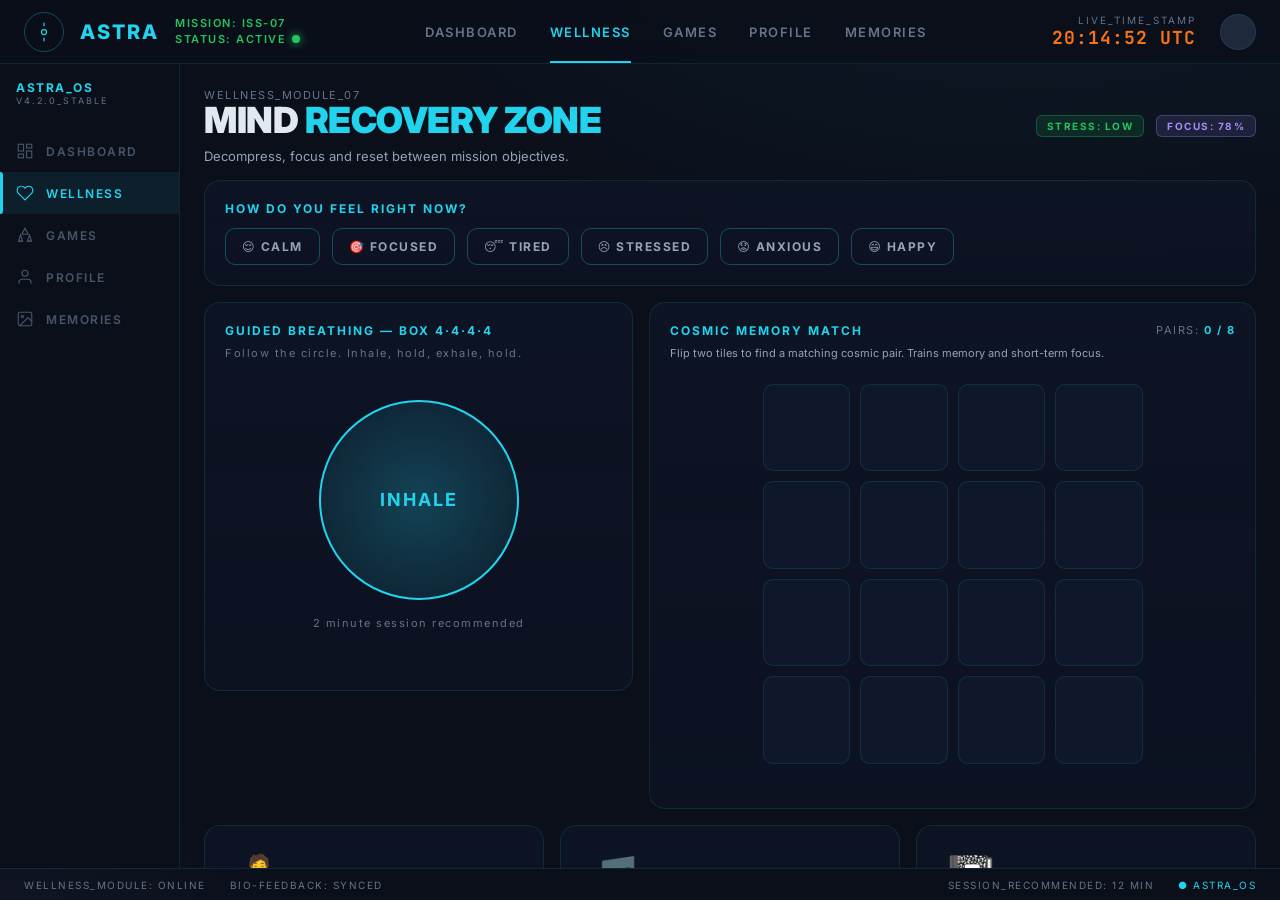
<file: wellness.html>
<!doctype html>
<html lang="en">
<head>
<meta charset="utf-8"/>
<meta name="viewport" content="width=device-width,initial-scale=1"/>
<title>ASTRA — Wellness & Activities</title>
<meta name="description" content="Stress-relief games, breathing exercises, and mindfulness activities for astronauts in orbit."/>
<link rel="preconnect" href="https://fonts.googleapis.com"/>
<link href="https://fonts.googleapis.com/css2?family=Inter:wght@400;600;700;800;900&family=JetBrains+Mono:wght@500;700&display=swap" rel="stylesheet"/>
<link rel="stylesheet" href="css/styles.css"/>
</head>
<body>
<div class="app">
  <nav class="navbar">
    <div class="brand">
      <div class="logo"><svg width="20" height="20" viewBox="0 0 24 24" fill="none" stroke="currentColor" stroke-width="1.5"><circle cx="12" cy="12" r="3"/><path d="M12 1v4M12 19v4"/></svg></div>
      <span class="brand-name">ASTRA</span>
      <div class="mission">
        <div class="row">MISSION: ISS-07</div>
        <div class="row">STATUS: ACTIVE <span class="dot"></span></div>
      </div>
    </div>
    <div class="nav-tabs">
      <a data-nav href="index.html">DASHBOARD</a>
      <a data-nav href="wellness.html">WELLNESS</a>
      <a data-nav href="games.html">GAMES</a>
      <a data-nav href="profile.html">PROFILE</a>
      <a data-nav href="memories.html">MEMORIES</a>
    </div>
    <div class="nav-right">
      <div class="timestamp"><div class="lbl">LIVE_TIME_STAMP</div><div class="val" data-clock>00:00:00 UTC</div></div>
      <div class="avatar"></div>
    </div>
  </nav>

  <div class="main">
    <aside class="sidebar">
      <div class="sidebar-head"><div class="t">ASTRA_OS</div><div class="s">V4.2.0_STABLE</div></div>
      <a class="side-link" href="index.html"><svg viewBox="0 0 24 24" fill="none" stroke="currentColor" stroke-width="1.5"><rect x="3" y="3" width="7" height="9"/><rect x="14" y="3" width="7" height="5"/><rect x="14" y="12" width="7" height="9"/><rect x="3" y="16" width="7" height="5"/></svg><span class="lbl-text">DASHBOARD</span></a>
      <a class="side-link active" href="wellness.html"><svg viewBox="0 0 24 24" fill="none" stroke="currentColor" stroke-width="1.5"><path d="M20.84 4.61a5.5 5.5 0 00-7.78 0L12 5.67l-1.06-1.06a5.5 5.5 0 00-7.78 7.78l1.06 1.06L12 21.23l7.78-7.78 1.06-1.06a5.5 5.5 0 000-7.78z"/></svg><span class="lbl-text">WELLNESS</span></a>
      <a class="side-link" href="games.html"><svg viewBox="0 0 24 24" fill="none" stroke="currentColor" stroke-width="1.5"><path d="M6 12L3 21l1.5-1.5L6 21l1.5-1.5L9 21l-3-9zM18 12l3 9-1.5-1.5L18 21l-1.5-1.5L15 21l3-9zM12 3l-4 8h8l-4-8z"/></svg><span class="lbl-text">GAMES</span></a>
      <a class="side-link" href="profile.html"><svg viewBox="0 0 24 24" fill="none" stroke="currentColor" stroke-width="1.5"><path d="M20 21v-2a4 4 0 00-4-4H8a4 4 0 00-4 4v2"/><circle cx="12" cy="7" r="4"/></svg><span class="lbl-text">PROFILE</span></a>
      <a class="side-link" href="memories.html">
        <svg viewBox="0 0 24 24" fill="none" stroke="currentColor" stroke-width="1.5"><rect x="3" y="3" width="18" height="18" rx="2" ry="2"/><circle cx="8.5" cy="8.5" r="1.5"/><polyline points="21 15 16 10 5 21"/></svg>
        <span class="lbl-text">MEMORIES</span>
      </a>
    </aside>

    <section class="content">
      <!-- Header -->
      <div class="flex items-center justify-between mb-4">
        <div>
          <div class="text-xs text-muted tracking uppercase">WELLNESS_MODULE_07</div>
          <div class="headline">MIND <span class="accent">RECOVERY ZONE</span></div>
          <div class="text-sm text-dim mt-2">Decompress, focus and reset between mission objectives.</div>
        </div>
        <div class="flex gap-3">
          <span class="badge green">STRESS: LOW</span>
          <span class="badge violet">FOCUS: 78%</span>
        </div>
      </div>

      <div class="grid g-12">
        <!-- Mood quick log -->
        <div class="span-12">
          <div class="card">
            <div class="flex items-center justify-between mb-3">
              <h3>HOW DO YOU FEEL RIGHT NOW?</h3>
              <span id="mood-out" class="text-xs text-muted tracking"></span>
            </div>
            <div class="flex gap-3" style="flex-wrap:wrap">
              <button class="btn ghost" data-mood="CALM">😌 CALM</button>
              <button class="btn ghost" data-mood="FOCUSED">🎯 FOCUSED</button>
              <button class="btn ghost" data-mood="TIRED">😴 TIRED</button>
              <button class="btn ghost" data-mood="STRESSED">😣 STRESSED</button>
              <button class="btn ghost" data-mood="ANXIOUS">😟 ANXIOUS</button>
              <button class="btn ghost" data-mood="HAPPY">😄 HAPPY</button>
            </div>
          </div>
        </div>

        <!-- Breathing -->
        <div class="span-5">
          <div class="card">
            <h3>GUIDED BREATHING — BOX 4·4·4·4</h3>
            <div class="text-xs text-muted tracking mt-2">Follow the circle. Inhale, hold, exhale, hold.</div>
            <div class="breath-stage">
              <div class="breath-circle">INHALE</div>
              <div class="text-xs text-muted tracking mt-4">2 minute session recommended</div>
            </div>
          </div>
        </div>

        <!-- Memory game -->
        <div class="span-7">
          <div class="card">
            <div class="flex items-center justify-between">
              <h3>COSMIC MEMORY MATCH</h3>
              <span class="text-xs text-muted tracking">PAIRS: <b id="mem-score" style="color:var(--cyan)">0 / 8</b></span>
            </div>
            <div class="text-xs text-dim mt-2">Flip two tiles to find a matching cosmic pair. Trains memory and short-term focus.</div>
            <div id="mem-grid" class="mem-grid"></div>
          </div>
        </div>

        <!-- Activities -->
        <div class="span-4">
          <div class="game-card">
            <div>
              <div class="emoji">🧘</div>
              <h4>ZERO-G MEDITATION</h4>
              <p>10 minute guided session with low-frequency ambient soundscape recorded inside the cupola.</p>
            </div>
            <button class="btn">START SESSION</button>
          </div>
        </div>
        <div class="span-4">
          <div class="game-card">
            <div>
              <div class="emoji">🎵</div>
              <h4>SOLAR SOUNDSCAPE</h4>
              <p>Listen to sonified data from solar wind and pulsars — calming binaural mix tuned for orbit.</p>
            </div>
            <button class="btn ghost">PLAY MIX</button>
          </div>
        </div>
        <div class="span-4">
          <div class="game-card">
            <div>
              <div class="emoji">📓</div>
              <h4>MISSION JOURNAL</h4>
              <p>Voice or type a 60-second reflection. Stored encrypted and synced when uplink resumes.</p>
            </div>
            <button class="btn ghost">OPEN JOURNAL</button>
          </div>
        </div>

        <div class="span-4">
          <div class="game-card">
            <div>
              <div class="emoji">🪐</div>
              <h4>ORBIT PUZZLE</h4>
              <p>Drag planets into stable orbit. Light cognitive game proven to reduce acute anxiety in 6 minutes.</p>
            </div>
            <button class="btn ghost">PLAY</button>
          </div>
        </div>
        <div class="span-4">
          <div class="game-card">
            <div>
              <div class="emoji">🎯</div>
              <h4>STAR TRACKER</h4>
              <p>Identify constellations from the cupola viewport. Trains focus + spatial reasoning.</p>
            </div>
            <button class="btn ghost">PLAY</button>
          </div>
        </div>
        <div class="span-4">
          <div class="game-card">
            <div>
              <div class="emoji">❤️</div>
              <h4>CONNECT WITH LOVED ONES</h4>
              <p>Instant emotional sync with family and friends. Recommended during high stress or anxiety levels.</p>
            </div>
            <button class="btn">CONNECT_WITH_LOVED_ONES</button>
          </div>
        </div>

        <!-- Weekly mood chart -->
        <div class="span-12">
          <div class="card">
            <div class="flex items-center justify-between mb-3">
              <div>
                <h3 style="color:var(--text)">7-DAY MOOD & STRESS TREND</h3>
                <div class="sub">SELF-REPORT + BIOMETRIC FUSION</div>
              </div>
              <div class="flex gap-3 text-xs text-muted">
                <span class="flex items-center gap-2"><span class="dot" style="background:var(--green)"></span>MOOD</span>
                <span class="flex items-center gap-2"><span class="dot" style="background:var(--cyan)"></span>FOCUS</span>
                <span class="flex items-center gap-2"><span class="dot" style="background:var(--orange)"></span>STRESS</span>
              </div>
            </div>
            <div class="chart-wrap">
              <canvas data-chart='[{"color":"#22c55e","data":[55,60,68,72,70,75,80]},{"color":"#22d3ee","data":[60,62,65,70,72,74,78]},{"color":"#f97316","data":[70,68,60,55,50,45,40]}]'></canvas>
            </div>
          </div>
        </div>
      </div>
    </section>
  </div>

  <footer class="statusbar">
    <div class="grp"><span>WELLNESS_MODULE: ONLINE</span><span>BIO-FEEDBACK: SYNCED</span></div>
    <div class="grp"><span>SESSION_RECOMMENDED: 12 MIN</span><span style="color:var(--cyan)">● ASTRA_OS</span></div>
  </footer>
</div>
<script src="js/app.js"></script>
<script src="js/games.js"></script>
</body>
</html>
</file>
<file: css/styles.css>
/* ASTRA — Astronaut Dashboard (HTML/CSS/JS) */
:root{
  --bg:#0b0f1a; --panel:rgba(15,23,42,.6); --panel-2:rgba(15,23,42,.45);
  --border:rgba(34,211,238,.12); --border-strong:rgba(34,211,238,.3);
  --text:#e2e8f0; --muted:#64748b; --dim:#94a3b8;
  --cyan:#22d3ee; --green:#22c55e; --orange:#f97316; --red:#ef4444; --violet:#a78bfa;
  --radius:16px;
}
*{box-sizing:border-box;margin:0;padding:0}
html,body{height:100%}
body{
  font-family:'Inter','Segoe UI',system-ui,sans-serif;
  background:
    radial-gradient(1200px 600px at 80% -10%, rgba(34,211,238,.07), transparent 60%),
    radial-gradient(800px 400px at -10% 110%, rgba(167,139,250,.07), transparent 60%),
    var(--bg);
  color:var(--text); overflow:hidden; -webkit-font-smoothing:antialiased;
}
a{color:inherit;text-decoration:none}
button{font-family:inherit;cursor:pointer;border:none;background:none;color:inherit}

/* Layout */
.app{display:flex;flex-direction:column;height:100vh}
.main{display:flex;flex:1;overflow:hidden}
.content{flex:1;overflow-y:auto;padding:24px}

/* Navbar */
.navbar{
  height:64px;display:flex;align-items:center;justify-content:space-between;
  padding:0 24px;border-bottom:1px solid var(--border);
  background:rgba(11,15,26,.9);backdrop-filter:blur(10px);z-index:10;
}
.brand{display:flex;align-items:center;gap:16px}
.logo{
  width:40px;height:40px;border-radius:50%;border:1px solid var(--border-strong);
  display:flex;align-items:center;justify-content:center;color:var(--cyan);
}
.brand-name{font-size:20px;font-weight:800;letter-spacing:2px;color:var(--cyan)}
.mission{font-size:11px;line-height:1.4}
.mission .row{color:var(--green);font-weight:600;letter-spacing:1.5px;display:flex;align-items:center;gap:6px}
.dot{width:8px;height:8px;border-radius:50%;background:var(--green);box-shadow:0 0 8px var(--green);animation:pulse 2s infinite}
@keyframes pulse{0%,100%{opacity:1}50%{opacity:.4}}

.nav-tabs{display:flex;gap:32px}
.nav-tabs a{
  font-size:13px;font-weight:600;letter-spacing:1.5px;color:var(--muted);
  padding:22px 0;position:relative;transition:color .3s;
}
.nav-tabs a:hover{color:var(--dim)}
.nav-tabs a.active{color:var(--cyan)}
.nav-tabs a.active::after{
  content:"";position:absolute;left:0;right:0;bottom:-1px;height:2px;background:var(--cyan);
}

.nav-right{display:flex;align-items:center;gap:24px}
.timestamp{text-align:right}
.timestamp .lbl{font-size:10px;color:var(--muted);letter-spacing:2px}
.timestamp .val{font-size:18px;font-weight:700;color:var(--orange);font-family:'JetBrains Mono',monospace;letter-spacing:1px}
.icon-btn{
  width:36px;height:36px;border-radius:50%;border:1px solid var(--border);
  display:flex;align-items:center;justify-content:center;color:var(--muted);transition:.3s;
}
.icon-btn:hover{color:var(--cyan);border-color:var(--border-strong)}
.avatar{width:36px;height:36px;border-radius:50%;background:#1e293b;border:1px solid var(--border)}

/* Sidebar */
.sidebar{
  width:180px;display:flex;flex-direction:column;padding:16px 0;
  border-right:1px solid var(--border);background:#0b0f1a;
}
.sidebar-head{padding:0 16px;margin-bottom:24px}
.sidebar-head .t{font-size:12px;font-weight:700;color:var(--cyan);letter-spacing:1.5px}
.sidebar-head .s{font-size:9px;color:var(--muted);letter-spacing:2px}
.side-link{
  display:flex;align-items:center;gap:12px;padding:12px 16px;
  font-size:12px;font-weight:600;letter-spacing:1.5px;color:#475569;
  position:relative;transition:.3s;
}
.side-link:hover{background:rgba(34,211,238,.04)}
.side-link.active{background:rgba(34,211,238,.08);color:var(--cyan)}
.side-link.active::before{content:"";position:absolute;left:0;top:0;bottom:0;width:3px;background:var(--cyan);border-radius:0 3px 3px 0}
.side-link svg{width:18px;height:18px}
.side-bottom{margin-top:auto;padding:0 16px}

/* Status bar */
.statusbar{
  height:32px;border-top:1px solid var(--border);
  display:flex;align-items:center;justify-content:space-between;
  padding:0 24px;font-size:10px;color:var(--muted);letter-spacing:1.5px;
}
.statusbar .grp{display:flex;gap:24px}

/* Cards */
.card{
  background:linear-gradient(180deg,var(--panel),var(--panel-2));
  border:1px solid var(--border);border-radius:var(--radius);
  padding:20px;transition:transform .3s ease, border-color .3s ease;
}
.card:hover{transform:translateY(-1px);border-color:var(--border-strong)}
.card h3{font-size:12px;font-weight:700;color:var(--cyan);letter-spacing:2px;text-transform:uppercase}
.card .sub{font-size:10px;color:var(--muted);letter-spacing:1.5px}

/* Grids */
.grid{display:grid;gap:16px}
.g-12{grid-template-columns:repeat(12,1fr)}
.g-3{grid-template-columns:repeat(3,1fr)}
.g-2{grid-template-columns:repeat(2,1fr)}
.span-3{grid-column:span 3}.span-4{grid-column:span 4}.span-5{grid-column:span 5}
.span-6{grid-column:span 6}.span-7{grid-column:span 7}.span-8{grid-column:span 8}.span-12{grid-column:span 12}

/* Badges & buttons */
.badge{
  display:inline-flex;align-items:center;gap:6px;
  padding:4px 10px;border-radius:6px;font-size:10px;font-weight:700;letter-spacing:1.5px;
  background:rgba(34,211,238,.12);color:var(--cyan);border:1px solid var(--border-strong);
}
.badge.green{background:rgba(34,197,94,.12);color:var(--green);border-color:rgba(34,197,94,.3)}
.badge.orange{background:rgba(249,115,22,.12);color:var(--orange);border-color:rgba(249,115,22,.3)}
.badge.violet{background:rgba(167,139,250,.12);color:var(--violet);border-color:rgba(167,139,250,.3)}
.btn{
  padding:10px 16px;border-radius:10px;font-size:12px;font-weight:700;letter-spacing:1.5px;
  background:var(--cyan);color:#0b0f1a;transition:.3s;
}
.btn:hover{filter:brightness(1.1);transform:translateY(-1px)}
.btn.ghost{background:transparent;color:var(--dim);border:1px solid var(--border-strong)}
.btn.ghost:hover{color:var(--cyan)}

/* Headline */
.headline{font-size:36px;font-weight:900;line-height:1.05;letter-spacing:-.5px}
.headline .accent{color:var(--cyan)}

/* Metric blocks */
.metric{text-align:center}
.metric .lbl{font-size:10px;color:var(--muted);letter-spacing:2px;margin-bottom:8px}
.metric .val{font-size:28px;font-weight:800;color:var(--text)}
.metric .val .u{font-size:14px;color:var(--muted)}
.bar{height:4px;background:#1e293b;border-radius:4px;margin-top:12px;overflow:hidden}
.bar > i{display:block;height:100%;background:var(--cyan);border-radius:4px;transition:width 1s}

/* Telemetry waveform */
.spectrum{display:flex;align-items:flex-end;gap:6px;height:80px}
.spectrum span{flex:1;border-radius:2px;background:linear-gradient(180deg,var(--cyan),#06b6d4);animation:bounce 1.4s infinite ease-in-out}
@keyframes bounce{0%,100%{transform:scaleY(1)}50%{transform:scaleY(.4)}}

/* Voice spectrum (radial) */
.voice{display:flex;align-items:center;justify-content:center;gap:4px;height:80px}
.voice span{width:3px;background:var(--violet);border-radius:2px;animation:bounce 1.2s infinite}

/* Logs */
.log-item{border-left:2px solid transparent;padding:6px 12px;margin-bottom:8px;font-size:12px}
.log-item.cyan{border-color:var(--cyan)}
.log-item .who{font-weight:700;color:var(--cyan)}
.log-item.user .who{color:var(--muted)}
.log-item .msg{color:var(--dim);margin-top:2px}

/* Status list */
.status-row{
  display:flex;justify-content:space-between;align-items:center;
  padding:12px;border-radius:10px;background:rgba(15,23,42,.5);border:1px solid var(--border);margin-bottom:8px;
}
.status-row .lbl{font-size:10px;color:var(--muted);letter-spacing:2px}
.status-row .val{font-size:13px;font-weight:700;color:var(--text);margin-top:2px}
.status-row .ic{font-size:18px}

/* Chart canvas */
.chart-wrap{height:160px;position:relative}
canvas{width:100%;height:100%;display:block}

/* Hero card */
.hero-card{position:relative;overflow:hidden;height:100%;display:flex;flex-direction:column}
.hero-img{
  width:200px;height:230px;object-fit:cover;border-radius:16px;border:1px solid var(--border);
  align-self:center;margin:16px 0;
}
.coords{position:absolute;bottom:16px;right:16px;font-size:10px;color:#475569;letter-spacing:1.5px;text-align:right}
.coords b{color:var(--dim);display:block;margin-top:2px}

/* Games page */
.game-card{
  position:relative;overflow:hidden;border-radius:16px;
  background:linear-gradient(180deg,var(--panel),var(--panel-2));
  border:1px solid var(--border);padding:24px;min-height:260px;
  display:flex;flex-direction:column;justify-content:space-between;
  transition:.3s;
}
.game-card:hover{border-color:var(--border-strong);transform:translateY(-3px)}
.game-card .emoji{font-size:48px}
.game-card h4{font-size:18px;font-weight:800;color:var(--text);margin-top:12px;letter-spacing:.5px}
.game-card p{font-size:12px;color:var(--dim);margin-top:6px;line-height:1.5}

/* Breathing circle */
.breath-stage{display:flex;flex-direction:column;align-items:center;justify-content:center;padding:40px}
.breath-circle{
  width:200px;height:200px;border-radius:50%;
  background:radial-gradient(circle,rgba(34,211,238,.25),rgba(34,211,238,.05));
  border:2px solid var(--cyan);
  display:flex;align-items:center;justify-content:center;
  font-size:18px;font-weight:700;color:var(--cyan);letter-spacing:2px;
  animation:breathe 8s infinite ease-in-out;
}
@keyframes breathe{0%,100%{transform:scale(.7)}50%{transform:scale(1.1)}}

/* Memory game */
.mem-grid{display:grid;grid-template-columns:repeat(4,1fr);gap:10px;max-width:380px;margin:24px auto}
.mem-tile{
  aspect-ratio:1;border-radius:10px;background:#0f172a;border:1px solid var(--border);
  display:flex;align-items:center;justify-content:center;font-size:24px;cursor:pointer;
  transition:.25s;
}
.mem-tile.flipped{background:rgba(34,211,238,.15);border-color:var(--border-strong)}
.mem-tile.matched{background:rgba(34,197,94,.18);border-color:rgba(34,197,94,.4)}
.mem-tile .face{opacity:0;transition:.2s}
.mem-tile.flipped .face,.mem-tile.matched .face{opacity:1}

/* Profile page */
.profile-hero{
  display:flex;gap:24px;align-items:center;padding:24px;
  background:linear-gradient(135deg,rgba(34,211,238,.08),rgba(167,139,250,.05));
  border:1px solid var(--border);border-radius:var(--radius);
}
.profile-hero img{width:120px;height:120px;border-radius:50%;object-fit:cover;border:2px solid var(--border-strong)}
.profile-hero h2{font-size:28px;font-weight:800;letter-spacing:.5px}
.profile-hero .role{color:var(--cyan);font-size:13px;letter-spacing:2px;font-weight:600}
.profile-hero .bio{color:var(--dim);font-size:13px;margin-top:8px;max-width:560px;line-height:1.5}

.mission-row{
  display:flex;align-items:center;justify-content:space-between;
  padding:14px 16px;background:rgba(15,23,42,.5);border:1px solid var(--border);
  border-radius:12px;margin-bottom:10px;
}
.mission-row .left{display:flex;gap:14px;align-items:center}
.mission-row .ic{
  width:42px;height:42px;border-radius:10px;background:rgba(34,211,238,.1);
  border:1px solid var(--border-strong);display:flex;align-items:center;justify-content:center;color:var(--cyan)
}
.mission-row .name{font-weight:700;font-size:13px;letter-spacing:1px}
.mission-row .meta{font-size:10px;color:var(--muted);letter-spacing:1.5px;margin-top:3px}

/* Utility */
.flex{display:flex}.items-center{align-items:center}.justify-between{justify-content:space-between}.gap-2{gap:8px}.gap-3{gap:12px}.gap-4{gap:16px}
.mt-2{margin-top:8px}.mt-3{margin-top:12px}.mt-4{margin-top:16px}.mb-3{margin-bottom:12px}.mb-4{margin-bottom:16px}
.text-muted{color:var(--muted)}.text-dim{color:var(--dim)}.text-cyan{color:var(--cyan)}.text-green{color:var(--green)}
.text-xs{font-size:11px}.text-sm{font-size:13px}.text-lg{font-size:18px}
.uppercase{text-transform:uppercase}.tracking{letter-spacing:1.5px}

/* Scroll */
.content::-webkit-scrollbar{width:8px}
.content::-webkit-scrollbar-thumb{background:rgba(34,211,238,.2);border-radius:4px}

@media(max-width:980px){
  .g-12{grid-template-columns:repeat(6,1fr)}.span-5,.span-7,.span-8{grid-column:span 6}.span-3,.span-4{grid-column:span 3}
  .nav-tabs{gap:16px}.sidebar{width:64px}.sidebar .lbl-text{display:none}
}
</file>
<file: space games/Chess-Game/style.css>
*,
*::before,
*::after {
  box-sizing: border-box;
  margin: 0;
  padding: 0;
}

:root {
  --bg-page: #1a1a2e;
  --bg-card: #16213e;
  --accent: #e94560;
  --accent-hover: #ff6b6b;
  --text: #eee;
  --text-muted: #a0a0a0;
  --square-light: #f0d9b5;
  --square-dark: #b58863;
  --square-highlight: rgba(255, 255, 0, 0.4);
  --square-move: rgba(0, 128, 0, 0.35);
  --square-check: rgba(200, 0, 0, 0.5);
}

body {
  font-family: "Outfit", sans-serif;
  background: var(--bg-page);
  color: var(--text);
  min-height: 100vh;
  display: flex;
  align-items: center;
  justify-content: center;
}

.wrapper {
  width: 100%;
  max-width: 600px;
  padding: 1rem;
}

.hidden {
  display: none !important;
}

/* ----- Mode selection ----- */
.mode-screen {
  text-align: center;
  padding: 2rem 1rem;
}

.mode-screen h1 {
  font-size: 2.5rem;
  font-weight: 700;
  margin-bottom: 0.5rem;
}

.mode-screen p {
  color: var(--text-muted);
  margin-bottom: 2rem;
}

.mode-buttons {
  display: flex;
  flex-direction: column;
  gap: 1rem;
  max-width: 280px;
  margin: 0 auto;
}

.mode-btn {
  display: flex;
  align-items: center;
  justify-content: center;
  gap: 0.75rem;
  padding: 1rem 1.5rem;
  font-family: inherit;
  font-size: 1.1rem;
  font-weight: 600;
  color: var(--text);
  background: var(--bg-card);
  border: 2px solid rgba(255, 255, 255, 0.1);
  border-radius: 12px;
  cursor: pointer;
  transition: background 0.2s, border-color 0.2s, transform 0.15s;
}

.mode-btn:hover {
  background: rgba(233, 69, 96, 0.2);
  border-color: var(--accent);
  transform: translateY(-2px);
}

.mode-icon {
  font-size: 1.5rem;
}

/* ----- Game screen ----- */
.game-screen {
  display: flex;
  flex-direction: column;
  align-items: center;
  gap: 1rem;
}

.game-screen .header {
  width: 100%;
  display: flex;
  flex-wrap: wrap;
  align-items: center;
  justify-content: space-between;
  gap: 0.75rem;
}

.game-screen .header h1 {
  font-size: 1.5rem;
  font-weight: 700;
}

.game-info {
  display: flex;
  align-items: center;
  gap: 0.75rem;
  flex-wrap: wrap;
}

.turn-label {
  font-weight: 600;
  color: var(--text);
}

.mode-badge {
  font-size: 0.85rem;
  color: var(--text-muted);
  background: rgba(255, 255, 255, 0.08);
  padding: 0.25rem 0.5rem;
  border-radius: 6px;
}

.btn {
  font-family: inherit;
  font-size: 0.9rem;
  font-weight: 600;
  padding: 0.5rem 1rem;
  color: var(--text);
  background: var(--accent);
  border: none;
  border-radius: 8px;
  cursor: pointer;
  transition: background 0.2s;
}

.btn:hover {
  background: var(--accent-hover);
}

.btn-ghost {
  background: transparent;
  border: 1px solid rgba(255, 255, 255, 0.25);
}

.btn-ghost:hover {
  background: rgba(255, 255, 255, 0.1);
  border-color: rgba(255, 255, 255, 0.4);
}

.btn-large {
  padding: 0.75rem 1.5rem;
  font-size: 1rem;
  margin-top: 0.5rem;
}

/* ----- Board ----- */
.game-container {
  position: relative;
  display: flex;
  justify-content: center;
  align-items: center;
}

.board {
  display: grid;
  grid-template-columns: repeat(8, 1fr);
  grid-template-rows: repeat(8, 1fr);
  width: min(90vw, 480px);
  height: min(90vw, 480px);
  max-width: 480px;
  max-height: 480px;
  border-radius: 8px;
  overflow: hidden;
  box-shadow: 0 8px 32px rgba(0, 0, 0, 0.4);
}

.square {
  display: flex;
  align-items: center;
  justify-content: center;
  font-size: clamp(1.5rem, 5vw, 2.75rem);
  cursor: pointer;
  user-select: none;
  transition: background 0.1s;
}

.square.light {
  background: var(--square-light);
  color: #333;
}

.square.dark {
  background: var(--square-dark);
  color: #1a1a1a;
}

.square.highlight {
  background: var(--square-highlight) !important;
}

.square.move-target {
  background: var(--square-move) !important;
  cursor: pointer;
}

.square.check {
  background: var(--square-check) !important;
}

.square.last-move {
  outline: 2px solid rgba(255, 200, 0, 0.8);
  outline-offset: -2px;
}

.square.dragging {
  opacity: 0.85;
}

/* ----- Promotion overlay ----- */
.promotion-overlay {
  position: absolute;
  inset: 0;
  background: rgba(0, 0, 0, 0.7);
  display: flex;
  flex-direction: column;
  align-items: center;
  justify-content: center;
  gap: 0.5rem;
  border-radius: 8px;
  z-index: 10;
}

.promotion-overlay p {
  font-size: 0.95rem;
  color: var(--text-muted);
}

.promotion-pieces {
  display: flex;
  gap: 0.5rem;
}

.promotion-piece-btn {
  width: 48px;
  height: 48px;
  display: flex;
  align-items: center;
  justify-content: center;
  font-size: 2rem;
  background: var(--bg-card);
  border: 2px solid rgba(255, 255, 255, 0.2);
  border-radius: 8px;
  color: var(--text);
  cursor: pointer;
  transition: background 0.2s, border-color 0.2s;
}

.promotion-piece-btn:hover {
  background: var(--accent);
  border-color: var(--accent);
}

/* ----- Game over overlay ----- */
.game-over-overlay {
  position: fixed;
  inset: 0;
  background: rgba(0, 0, 0, 0.85);
  display: flex;
  align-items: center;
  justify-content: center;
  z-index: 20;
  padding: 1rem;
}

.game-over-box {
  background: var(--bg-card);
  padding: 2rem;
  border-radius: 16px;
  text-align: center;
  max-width: 340px;
  border: 1px solid rgba(255, 255, 255, 0.08);
}

.game-over-box h2 {
  font-size: 1.5rem;
  margin-bottom: 0.5rem;
}

.game-over-box p {
  color: var(--text-muted);
  margin-bottom: 1rem;
}

/* ----- Responsive ----- */
@media (max-width: 520px) {
  .wrapper {
    padding: 0.75rem;
  }

  .board {
    width: min(95vw, 360px);
    height: min(95vw, 360px);
    min-width: 280px;
    min-height: 280px;
  }

  .square {
    font-size: clamp(1.25rem, 4.5vw, 2rem);
  }

  .game-screen .header h1 {
    font-size: 1.25rem;
  }

  .turn-label {
    font-size: 0.9rem;
  }

  .btn,
  .btn-ghost {
    padding: 0.45rem 0.75rem;
    font-size: 0.85rem;
  }

  .game-over-box {
    padding: 1.5rem;
    margin: 0.5rem;
  }

  .game-over-box h2 {
    font-size: 1.25rem;
  }

  .promotion-piece-btn {
    width: 44px;
    height: 44px;
    font-size: 1.75rem;
  }
}

/* Very small phones & safe areas */
@media (max-width: 380px) {
  .wrapper {
    padding: 0.5rem;
    padding-left: max(0.5rem, env(safe-area-inset-left));
    padding-right: max(0.5rem, env(safe-area-inset-right));
    padding-bottom: max(0.5rem, env(safe-area-inset-bottom));
  }

  .mode-screen {
    padding: 1.25rem 0.5rem;
  }

  .mode-screen h1 {
    font-size: 1.75rem;
  }

  .mode-screen p {
    font-size: 0.9rem;
    margin-bottom: 1.5rem;
  }

  .mode-btn {
    padding: 0.85rem 1rem;
    font-size: 1rem;
  }

  .game-info {
    gap: 0.5rem;
  }

  .mode-badge {
    font-size: 0.75rem;
    padding: 0.2rem 0.4rem;
  }

  .board {
    width: min(100vw - 1rem, 320px);
    height: min(100vw - 1rem, 320px);
    min-width: 256px;
    min-height: 256px;
  }

  .square {
    font-size: clamp(1rem, 3.5vw, 1.5rem);
  }
}

/* Safe area for notched devices (all viewports) */
@supports (padding: env(safe-area-inset-top)) {
  body {
    padding-top: env(safe-area-inset-top);
    padding-bottom: env(safe-area-inset-bottom);
    padding-left: env(safe-area-inset-left);
    padding-right: env(safe-area-inset-right);
  }
}
</file>
<file: space games/Doodle-Jump-Game/style.css>
*,
*::before,
*::after {
  box-sizing: border-box;
}

body {
  margin: 0;
  min-height: 100vh;
  padding: 12px;
  display: flex;
  align-items: center;
  justify-content: center;
  background: linear-gradient(180deg, #1a1a2e 0%, #16213e 50%, #0f3460 100%);
  font-family: "Nunito", sans-serif;
  -webkit-font-smoothing: antialiased;
}

.game-wrapper {
  position: relative;
  width: 100%;
  max-width: min(480px, 95vw);
  border-radius: 16px;
  overflow: hidden;
  box-shadow: 0 20px 60px rgba(0, 0, 0, 0.5), 0 0 0 4px rgba(255, 255, 255, 0.06);
}

#gameCanvas {
  display: block;
  width: 100%;
  aspect-ratio: 480 / 600;
  max-height: 70vh;
  height: auto;
  background: linear-gradient(180deg, #87ceeb 0%, #e0f6ff 40%, #98d8aa 70%, #7bc67e 100%);
  cursor: pointer;
  touch-action: none;
}

.game-ui {
  position: absolute;
  top: 0;
  left: 0;
  right: 0;
  padding: 12px 16px;
  display: flex;
  align-items: center;
  justify-content: space-between;
  pointer-events: none;
  background: linear-gradient(to bottom, rgba(0, 0, 0, 0.35), transparent);
}

.score-label,
.high-score-label {
  font-size: 12px;
  text-transform: uppercase;
  letter-spacing: 0.05em;
  color: rgba(255, 255, 255, 0.85);
  margin-right: 4px;
}

.score-value,
.high-score-value {
  font-family: "Fredoka One", cursive;
  font-size: 22px;
  color: #fff;
  text-shadow: 0 2px 4px rgba(0, 0, 0, 0.4);
}

.high-score-value {
  color: #ffd93d;
}

.overlay {
  position: absolute;
  inset: 0;
  display: flex;
  flex-direction: column;
  align-items: center;
  justify-content: center;
  background: rgba(0, 0, 0, 0.75);
  padding: 24px;
  text-align: center;
}

.overlay.hidden {
  display: none;
}

.overlay-start h1 {
  font-family: "Fredoka One", cursive;
  font-size: 2.5rem;
  color: #fff;
  margin: 0 0 16px;
  text-shadow: 0 4px 0 #6bcb77, 0 6px 12px rgba(0, 0, 0, 0.4);
}

.overlay-start p {
  color: rgba(255, 255, 255, 0.9);
  margin: 8px 0;
  font-size: 1rem;
}

.overlay-start kbd {
  display: inline-block;
  padding: 4px 8px;
  background: rgba(255, 255, 255, 0.2);
  border-radius: 6px;
  font-family: inherit;
  font-size: 0.9em;
}

.btn-start {
  margin-top: 24px;
  padding: 14px 40px;
  font-family: "Fredoka One", cursive;
  font-size: 1.25rem;
  color: #1a1a2e;
  background: linear-gradient(180deg, #6bcb77 0%, #4ade80 100%);
  border: none;
  border-radius: 999px;
  cursor: pointer;
  box-shadow: 0 6px 0 #2d8a3e, 0 8px 20px rgba(0, 0, 0, 0.3);
  transition: transform 0.1s, box-shadow 0.1s;
}

.btn-start:hover {
  transform: translateY(-2px);
  box-shadow: 0 8px 0 #2d8a3e, 0 10px 24px rgba(0, 0, 0, 0.35);
}

.btn-start:active {
  transform: translateY(2px);
  box-shadow: 0 4px 0 #2d8a3e, 0 6px 16px rgba(0, 0, 0, 0.3);
}

.overlay-gameover h2 {
  font-family: "Fredoka One", cursive;
  font-size: 2rem;
  color: #ff6b6b;
  margin: 0 0 8px;
}

.overlay-gameover p {
  color: rgba(255, 255, 255, 0.95);
  font-size: 1.1rem;
  margin: 8px 0;
}

.overlay-gameover #finalScoreEl {
  font-family: "Fredoka One", cursive;
  color: #ffd93d;
}

/* Mobile control buttons */
.mobile-controls {
  position: absolute;
  bottom: 0;
  left: 0;
  right: 0;
  padding: 16px 20px;
  display: flex;
  justify-content: space-between;
  align-items: center;
  pointer-events: none;
}

.mobile-controls .ctrl-btn {
  pointer-events: auto;
  width: 64px;
  height: 64px;
  border-radius: 50%;
  border: none;
  background: rgba(255, 255, 255, 0.25);
  backdrop-filter: blur(8px);
  color: #fff;
  font-size: 28px;
  cursor: pointer;
  user-select: none;
  -webkit-tap-highlight-color: transparent;
  touch-action: manipulation;
  box-shadow: 0 4px 16px rgba(0, 0, 0, 0.3);
  transition: transform 0.1s, background 0.1s;
}

.mobile-controls .ctrl-btn:active,
.mobile-controls .ctrl-btn.active {
  background: rgba(107, 203, 119, 0.8);
  transform: scale(0.95);
}

@media (hover: hover) {
  .mobile-controls .ctrl-btn:hover {
    background: rgba(255, 255, 255, 0.35);
  }
}

.overlay-start .mobile-hint {
  font-size: 0.9rem;
  color: rgba(255, 255, 255, 0.75);
}
</file>
<file: space games/Pac-Man-Game/style.css>
*,
*::before,
*::after {
  box-sizing: border-box;
  margin: 0;
  padding: 0;
}

body {
  min-height: 100vh;
  display: flex;
  align-items: center;
  justify-content: center;
  background: radial-gradient(circle at top, #06142e 0%, #01010a 55%, #000 100%);
  font-family: system-ui, -apple-system, BlinkMacSystemFont, "Segoe UI",
    sans-serif;
  color: #f8f8ff;
}

.wrapper {
  width: 100%;
  max-width: 620px;
  padding: 16px;
}

.header {
  display: flex;
  flex-direction: column;
  gap: 8px;
  align-items: center;
  margin-bottom: 12px;
}

.title {
  font-size: 1.8rem;
  letter-spacing: 1px;
  text-transform: uppercase;
  text-align: center;
}

.scoreboard {
  display: flex;
  flex-wrap: wrap;
  gap: 10px;
  justify-content: center;
  align-items: center;
  font-size: 0.95rem;
}

.score-label,
.lives-label {
  background: rgba(0, 0, 0, 0.4);
  padding: 6px 10px;
  border-radius: 999px;
  border: 1px solid rgba(255, 255, 255, 0.15);
}

.restart-btn {
  border: none;
  border-radius: 999px;
  padding: 6px 14px;
  background: #f5c33b;
  color: #1b1b1b;
  font-weight: 600;
  cursor: pointer;
  box-shadow: 0 0 0 1px rgba(0, 0, 0, 0.3),
    0 4px 12px rgba(0, 0, 0, 0.4);
  transition: transform 0.1s ease, box-shadow 0.1s ease,
    background 0.15s ease;
}

.restart-btn:hover {
  background: #ffd54a;
}

.restart-btn:active {
  transform: translateY(1px);
  box-shadow: 0 2px 6px rgba(0, 0, 0, 0.5);
}

.game-container {
  display: flex;
  flex-direction: column;
  align-items: center;
  gap: 8px;
}

canvas {
  border-radius: 8px;
  border: 2px solid #0ff;
  background: #000016;
  box-shadow: 0 0 18px rgba(0, 255, 255, 0.3);
  max-width: 100%;
}

.hint {
  font-size: 0.8rem;
  opacity: 0.75;
  text-align: center;
}

@media (max-width: 520px) {
  .title {
    font-size: 1.4rem;
  }

  canvas {
    width: 100%;
    height: auto;
  }
}
</file>
<file: space games/table_tanis/style.css>
html {
  font-size: 1vh;
}

body {
  margin: 0;
  background: #073B4C;
  font-family: "Consolas";
  color: #000;
}
body > div {
  width: 56rem;
  max-width: 100%;
  height: 100rem;
  margin: auto;
  position: absolute;
  overflow: hidden;
  background: rgb(60.5692307692, 192.7384615385, 236.4307692308);
  left: 0;
  right: 0;
  top: 0;
  display: flex;
}
body > div > div {
  width: 100%;
  height: 100%;
  transform: translate3d(0, -8rem, 0) scale(0.9);
}
body div > div *:not(label), body div > div *:before, body div > div *:after, body sig *:not(label), body sig *:before, body sig *:after, body player1 *:not(label), body player1 *:before, body player1 *:after {
  box-sizing: border-box;
  position: absolute;
  content: "";
  left: 0;
  top: 0;
}

.table {
  width: 30rem;
  height: 30rem;
  border: 0.5rem solid #222E35;
  bottom: 0;
  right: 0;
  margin: auto;
  background: linear-gradient(90deg, #fff 14rem, #222E35 14rem, #222E35 14.5rem, #fff 14.5rem);
  box-shadow: 0 10rem 0 rgba(34, 46, 53, 0.1);
}
.table:before {
  height: 12rem;
  border-left: 0.5rem solid #222E35;
  border-right: 0.5rem solid #222E35;
  width: 28rem;
  transform: translate3d(0.5rem, 29.5rem, 0);
}
.table:after {
  border: 0.5rem solid #222E35;
  height: 4rem;
  width: 32rem;
  transform: translate3d(-1.5rem, 11rem, 0);
  background: repeating-linear-gradient(45deg, rgba(255, 255, 255, 0), rgba(255, 255, 255, 0) 0.5rem, #222E35 0.5rem, #222E35 0.8rem), repeating-linear-gradient(-45deg, rgba(255, 255, 255, 0), rgba(255, 255, 255, 0) 0.5rem, #222E35 0.5rem, #222E35 0.8rem);
}

ball,
player1 > u > u:nth-of-type(2) u:nth-of-type(3):before,
player2 > u > u:nth-of-type(2) u:nth-of-type(3):before {
  width: 2rem;
  height: 2rem;
  transform: translate3d(31rem, 50rem, 0);
  background: #fff;
  border: 0.5rem solid #222E35 !important;
  border-radius: 50%;
  opacity: 0;
}

body > div > label {
  height: 100%;
  width: 50%;
  cursor: pointer;
  position: absolute;
  top: 0;
  font-size: 3rem;
}
body > div > label:after {
  padding: 0.5rem;
  background: #fff;
  transform: translate3d(1rem, 30rem, 0);
  position: absolute;
  top: 0;
  left: 0;
}
body > div > label:before {
  content: "";
  border-radius: 1rem;
  width: calc(100% - 2rem);
  height: calc(100% - 2rem);
  position: absolute;
  top: 0;
  left: 0;
  right: 0;
  bottom: 0;
  margin: auto;
}
body > div > label:hover:before {
  background: rgba(255, 255, 255, 0.05);
}

.ll {
  left: 0;
}

.lr {
  right: 0;
}

dialog1, dialog2, dialog3 {
  position: absolute;
  left: 0;
  top: 0;
}

dialog1, dialog2, dialog3 {
  /* display: none !important;*/
  width: 100%;
  height: 100%;
  text-align: center;
  font-size: 3rem;
  background: #06D6A0;
  background: linear-gradient(#06D6A0, #118AB2);
  display: block;
  padding: 4rem;
  box-sizing: border-box;
  transition: all 0.5s 0.5s cubic-bezier(0.02, 0.47, 0.53, 1.32);
  letter-spacing: -0.025em;
}
dialog1 h1, dialog2 h1, dialog3 h1 {
  line-height: 1em;
}
dialog1 player1, dialog2 player1, dialog3 player1 {
  position: relative;
  transform: none;
  height: 28rem;
  display: block;
  width: 2rem;
  margin: auto;
}
dialog1 label, dialog2 label, dialog3 label {
  background: #000;
  display: inline-block;
  color: #fff;
  padding: 1rem 2rem;
}
dialog1 label, dialog2 label, dialog3 label {
  cursor: pointer;
}
dialog1 label:hover, dialog2 label:hover, dialog3 label:hover {
  background: #073B4C;
}

dialog2 {
  transform: translate3d(0, -100%, 0);
  background: linear-gradient(rgba(239, 71, 111, 0.3), rgba(243.08, 117.92, 147.72, 0.9)), #073B4C;
  padding: 6rem 4rem;
}

dialog3 {
  transform: translate3d(0, -100%, 0);
}

@keyframes remove-overlay {
  100% {
    transform: translate3d(0, -100%, 0);
  }
}
.clear-start:checked ~ div > dialog1 {
  transform: translate3d(0, -100%, 0);
}

#miss-left:checked ~ div > dialog2, #miss-right:checked ~ div > dialog2 {
  transform: translate3d(0, 0, 0);
}

#miss-right:checked ~ div > .mr:before, #miss-left:checked ~ div > .ml:before {
  box-shadow: inset 0 0 20rem rgba(239, 71, 111, 0.5);
  -webkit-mask-image: linear-gradient(rgba(255, 255, 255, 0), #fff, #fff);
  mask-image: linear-gradient(rgba(255, 255, 255, 0), #fff, #fff);
}

#serve-left:checked ~ div > dialog2,
#serve-right:checked ~ div > dialog2 {
  animation: miss-delay 0.25s 2.5s linear forwards;
}

@keyframes miss-delay {
  100% {
    transform: translate3d(0, 0, 0);
  }
}
@keyframes miss-delay2 {
  100% {
    transform: translate3d(0, 0, 0);
  }
}
#ls-hit-left-right:checked ~ div > dialog2,
#ls-hit-left-right-2:checked ~ div > dialog2,
#ls-hit-right-left-2:checked ~ div > dialog2,
#ls-hit-right-left-3:checked ~ div > dialog2,
#rs-hit-right-left:checked ~ div > dialog2,
#rs-hit-right-left-2:checked ~ div > dialog2,
#rs-hit-left-right-2:checked ~ div > dialog2,
#rs-hit-left-right-3:checked ~ div > dialog2 {
  animation: miss-delay2 0.25s 2.5s linear forwards;
}

#ls-hit-right-left:checked ~ div > dialog2,
#ls-hit-right-right:checked ~ div > dialog2,
#ls-hit-left-right-3:checked ~ div > dialog2,
#ls-hit-left-left:checked ~ div > dialog2,
#rs-hit-left-right:checked ~ div > dialog2,
#rs-hit-left-left:checked ~ div > dialog2,
#rs-hit-right-left-3:checked ~ div > dialog2,
#rs-hit-right-right:checked ~ div > dialog2 {
  animation: miss-delay 0.25s 2.5s linear forwards;
}

input {
  margin: 0.5rem 0.5rem 0.5rem 1rem;
  transform: translate3d(0, 0.25rem, 0);
}
input + span {
  color: #118AB2;
  font-size: 0.9rem;
}

@media (max-width: 1250px) {
  input, input + span {
    display: none;
  }
}
.in-play:checked ~ div > [for=serve-left], .in-play:checked ~ div > [for=serve-right] {
  display: none;
}

small {
  font-size: 1.5rem;
}

#win-left:checked ~ div > dialog3, #win-right:checked ~ div > dialog3 {
  animation: miss-delay 0.5s 5s linear forwards;
}

sig, sig * {
  height: 9.25em;
  overflow: hidden;
  border-radius: 0.5em;
}
sig {
  position: absolute;
  right: 1rem;
  bottom: 1rem;
  font-size: 0.5rem;
  color: #000;
  width: 10em;
  transform: skewX(10deg) scaleY(0.45) rotate(2deg);
}
sig:before, sig *:before {
  content: "";
  position: absolute;
  top: 0;
  left: 0;
  width: 5em;
  height: 5em;
  background: currentColor;
  transform: translate3d(-2.5em, 0, 0) rotate(-45deg);
  box-shadow: -3em 3em 0 0 currentColor;
  border-radius: 0.5em 2em 0.5em 2em;
}
sig * {
  width: 5em;
  transform: translate3d(3.75em, 0, 0) scaleY(0.95);
  display: block !important;
}
sig *:before {
  transform: translate3d(-3em, -2em, 0) rotate(-45deg);
  box-shadow: -3em 3em 0 0 currentColor, -6em 6em 0 0 currentColor;
  border-radius: 0.5em;
}

a:hover sig, a:focus sig {
  color: #fff;
}

@keyframes movemiss {
  0%, 100% {
    transform: scale(0);
  }
}
@keyframes movemiss2 {
  0%, 100% {
    transform: scale(0);
  }
}
.hl:checked ~ div > .ml, .hr:checked ~ div > .mr {
  animation: movemiss 0.4s 1.4s linear;
}

.hlh:checked ~ div > .ml, .hrh:checked ~ div > .mr {
  animation: movemiss 0.3s 1.5s linear;
}

#ls-hit-right-left:checked ~ div > .l1 {
  animation: movemiss 0.4s 1.4s linear;
}

#ls-hit-left-right-2:checked ~ div > .r1 {
  animation: movemiss 0.4s 1.4s linear;
}

#ls-hit-right-right:checked ~ div > .r2, #ls-hit-right-right:checked ~ div > .r1, #ls-hit-right-right:checked ~ div > .mr {
  animation: movemiss2 0.4s 1.4s linear;
}

#ls-hit-right-left-2:checked ~ div > .l1, #ls-hit-right-left-2:checked ~ div > .l2 {
  animation: movemiss 0.4s 1.4s linear;
}

#ls-hit-left-right-3:checked ~ div > .r1, #ls-hit-left-right-3:checked ~ div > .r2, #ls-hit-left-right-3:checked ~ div > .r3 {
  animation: movemiss 0.4s 1.4s linear;
}

#ls-hit-right-left-3:checked ~ div > .l1, #ls-hit-right-left-3:checked ~ div > .l2, #ls-hit-right-left-3:checked ~ div > .l3 {
  animation: movemiss 0.4s 1.4s linear;
}

#ls-hit-left-left:checked ~ div > .l1, #ls-hit-left-left:checked ~ div > .l2, #ls-hit-left-left:checked ~ div > .l3, #ls-hit-left-left:checked ~ div > .l4, #ls-hit-left-left:checked ~ div > .ml {
  animation: movemiss2 0.4s 1.4s linear;
}

.rscb:checked ~ div > .ls {
  display: none;
}

#rs-hit-left-right:checked ~ div > .r1 {
  animation: movemiss 0.4s 1.4s linear;
}

#rs-hit-right-left-2:checked ~ div > .l1 {
  animation: movemiss 0.4s 1.4s linear;
}

#rs-hit-left-left:checked ~ div > .l2, #rs-hit-left-left:checked ~ div > .l1, #rs-hit-left-left:checked ~ div > .ml {
  animation: movemiss2 0.4s 1.4s linear;
}

#rs-hit-left-right-2:checked ~ div > .r1, #rs-hit-left-right-2:checked ~ div > .r2 {
  animation: movemiss 0.4s 1.4s linear;
}

#rs-hit-right-left-3:checked ~ div > .l1, #rs-hit-right-left-3:checked ~ div > .l2, #rs-hit-right-left-3:checked ~ div > .l3 {
  animation: movemiss 0.4s 1.4s linear;
}

#rs-hit-left-right-3:checked ~ div > .r1, #rs-hit-left-right-3:checked ~ div > .r2, #rs-hit-left-right-3:checked ~ div > .r3 {
  animation: movemiss 0.4s 1.4s linear;
}

#rs-hit-right-right:checked ~ div > .r1, #rs-hit-right-right:checked ~ div > .r2, #rs-hit-right-right:checked ~ div > .r3, #rs-hit-right-right:checked ~ div > .r4, #rs-hit-right-right:checked ~ div > .mr {
  animation: movemiss2 0.4s 1.4s linear;
}

player1, player2 {
  transform: translate3d(40rem, 5rem, 0);
}
player1 > u:after, player2 > u:after {
  width: 12rem;
  height: 5rem;
  background: rgba(34, 46, 53, 0.1);
  border-radius: 50%;
  transform: translate3d(-4rem, 20rem, 0);
}
player1 > u ball, player2 > u ball {
  transform: translate3d(-10rem, 1rem, 0);
  opacity: 0;
}
@keyframes serveball2 {
  49%, 100% {
    transform: translate3d(-10rem, 1rem, 0);
    opacity: 0;
  }
  50% {
    opacity: 1;
  }
  75% {
    transform: translate3d(-10rem, -10rem, 0);
    opacity: 1;
  }
}
player1 > u > u:nth-of-type(2), player2 > u > u:nth-of-type(2) {
  animation: standby 2s infinite;
  height: 10rem;
}
player1 > u > u:nth-of-type(2) bat, player2 > u > u:nth-of-type(2) bat {
  width: 1.5rem;
  height: 4.5rem;
  border-radius: 0.5rem;
  background: #FFD166;
  border: 0.5rem solid #222E35;
  transform: translate3d(6rem, -3rem, 0) rotate(80deg);
}
player1 > u > u:nth-of-type(2) bat:before, player2 > u > u:nth-of-type(2) bat:before {
  width: 5rem;
  height: 5rem;
  border-radius: 50%;
  background: #EF476F;
  border: 0.5rem solid #222E35;
  transform: translate3d(-2.25rem, -3rem, 0);
}
player1 > u > u:nth-of-type(2) u:nth-of-type(4), player2 > u > u:nth-of-type(2) u:nth-of-type(4) {
  width: 5rem;
  height: 5rem;
  border-radius: 50%;
  background: #FFD166;
  border: 0.5rem solid #222E35;
  transform: translate3d(-2rem, 1rem, 0);
}
player1 > u > u:nth-of-type(2) u:nth-of-type(4):before, player2 > u > u:nth-of-type(2) u:nth-of-type(4):before {
  width: 0.5rem;
  height: 0.5rem;
  background: #222E35;
  border-radius: 50%;
  transform: translate3d(1rem, 2rem, 0);
  box-shadow: 1.2rem 0 0 #222E35;
  animation: blink 6s infinite;
}
@keyframes blink {
  70%, 74% {
    transform: translate3d(1rem, 2rem, 0);
  }
  72% {
    transform: translate3d(1rem, 2rem, 0) scaleY(0);
  }
}
player1 > u > u:nth-of-type(2) u:nth-of-type(1), player2 > u > u:nth-of-type(2) u:nth-of-type(1) {
  width: 10rem;
  height: 10rem;
  border-radius: 50%;
  background: #EF476F;
  border: 0.5rem solid #222E35;
  transform: translate3d(-3.5rem, 5rem, 0);
}
player1 > u > u:nth-of-type(2) u:nth-of-type(2), player2 > u > u:nth-of-type(2) u:nth-of-type(2) {
  border-style: hidden;
  border-left: 0.5rem solid #222E35;
  border-top: 0.5rem solid #222E35;
  width: 6rem;
  height: 6rem;
  transform: translate3d(-2.3rem, 1.4rem, 0) rotate(200deg);
  border-radius: 100% 0% 0% 100%/100% 100% 0% 0%;
  transform-origin: 0 100%;
}
@keyframes serve-left {
  70% {
    transform: translate3d(-1rem, 1rem, 0) rotate(280deg);
  }
}
player1 > u > u:nth-of-type(2) u:nth-of-type(3), player2 > u > u:nth-of-type(2) u:nth-of-type(3) {
  border-style: hidden;
  border-top: 0.5rem solid #222E35;
  border-right: 0.5rem solid #222E35;
  width: 8rem;
  height: 8rem;
  transform: translate3d(4.3rem, 6rem, 0) rotate(13deg);
  border-radius: 0% 100% 0% 100%/100% 100% 0% 0%;
  transform-origin: 0 0;
}
player1 > u > u:nth-of-type(2) u:nth-of-type(3):before, player2 > u > u:nth-of-type(2) u:nth-of-type(3):before {
  transform: translate3d(5rem, 8rem, 0);
}
@keyframes serve {
  50% {
    transform: translate3d(4rem, 6rem, 0) rotate(150deg);
  }
}
@keyframes serveball {
  49% {
    opacity: 1;
  }
  50%, 100% {
    opacity: 0;
  }
}
player1 > u > u:nth-of-type(1), player2 > u > u:nth-of-type(1) {
  animation: standby2 2s infinite;
  height: 10rem;
  transform-origin: 100% 100%;
  transform: translate3d(0, 14rem, 0) skewX(0deg) rotate(1deg);
}
player1 > u > u:nth-of-type(1) u:nth-of-type(2), player2 > u > u:nth-of-type(1) u:nth-of-type(2) {
  width: 8rem;
  height: 10rem;
  border-style: hidden;
  border-left: 0.5rem solid #222E35;
  border-top: 0.5rem solid #222E35;
  transform: translate3d(-6rem, 0, 0) rotate(-11deg);
  border-radius: 100% 0% 0% 100%/100% 100% 0% 0%;
}
player1 > u > u:nth-of-type(1) u:nth-of-type(1), player2 > u > u:nth-of-type(1) u:nth-of-type(1) {
  width: 8rem;
  height: 10rem;
  border-style: hidden;
  border-top: 0.5rem solid #222E35;
  border-right: 0.5rem solid #222E35;
  transform: translate3d(1rem, 0, 0) rotate(12deg);
  border-radius: 0% 100% 0% 100%/100% 100% 0% 0%;
}

@keyframes standby {
  50% {
    transform: skewX(2deg) rotate(-5deg);
  }
}
@keyframes standby2 {
  50% {
    transform: translate3d(0, 14rem, 0) skewX(-5deg) rotate(1deg);
  }
}
dialog1 player1 > u > u:nth-of-type(2) {
  animation: standby3 2s infinite;
}
dialog1 player1 > u > u:nth-of-type(2) u:nth-of-type(2) {
  animation: dance 2s infinite;
  transform: translate3d(-2rem, 0.4rem, 0) rotate(60deg) scaleY(-1);
}
@keyframes dance {
  25% {
    transform: translate3d(-2rem, 0.4rem, 0) rotate(95deg) scaleY(-1);
  }
  50% {
    transform: translate3d(-2rem, 0.4rem, 0) rotate(60deg) scaleY(-1);
  }
  75% {
    transform: translate3d(-2rem, 0.4rem, 0) rotate(30deg) scaleY(-1);
  }
}
dialog1 player1 > u > u:nth-of-type(2) u:nth-of-type(3) {
  animation: dance2 2s infinite;
  transform: translate3d(4.5rem, 6rem, 0) rotate(13deg);
}
@keyframes dance2 {
  25% {
    transform: translate3d(4.5rem, 6rem, 0) rotate(43deg);
  }
  50% {
    transform: translate3d(4.5rem, 6rem, 0) rotate(13deg);
  }
  75% {
    transform: translate3d(4.5rem, 6rem, 0) rotate(-13deg);
  }
}
dialog1 player1 > u > u:nth-of-type(1) {
  animation: standby4 2s infinite;
}

@keyframes standby3 {
  25% {
    transform: translate3d(0, 1rem, 0) skewX(3deg) rotate(-8deg);
  }
  50% {
    transform: translate3d(0, 0, 0);
  }
  75% {
    transform: translate3d(0, 1rem, 0) skewX(-3deg) rotate(8deg);
  }
}
@keyframes standby4 {
  25% {
    transform: translate3d(0, 14rem, 0) skewX(-8deg) rotate(3deg);
  }
  50% {
    transform: translate3d(0, 14rem, 0);
  }
  75% {
    transform: translate3d(0, 14rem, 0) skewX(8deg) rotate(-3deg);
  }
}
dialog2 player1 {
  margin-top: 5rem;
  margin-bottom: 5rem;
}
dialog2 player1 > u > u:nth-of-type(2) u:nth-of-type(4) {
  transform: translate3d(-2rem, 4rem, 0);
  animation: looksadhead 6s infinite;
}
@keyframes looksadhead {
  10%, 28% {
    transform: translate3d(-2rem, 3.8rem, 0);
  }
  18%, 40% {
    transform: translate3d(-2rem, 4.2rem, 0);
  }
}
dialog2 player1 > u > u:nth-of-type(2) u:nth-of-type(4):before {
  transform: translate3d(1rem, 3rem, 0);
  animation: looksad 6s infinite;
}
@keyframes looksad {
  10%, 22% {
    transform: translate3d(0.5rem, 3rem, 0);
  }
  15%, 30% {
    transform: translate3d(1.5rem, 3rem, 0);
  }
  70%, 74% {
    transform: translate3d(1rem, 3rem, 0);
  }
  72% {
    transform: translate3d(1rem, 2.5rem, 0) scaleY(0);
  }
}
dialog2 player1 > u > u:nth-of-type(2) u:nth-of-type(2) {
  transform: translate3d(-2.8rem, 1.4rem, 0) rotate(32deg) scaleY(-1);
}
dialog2 player1 > u > u:nth-of-type(2) u:nth-of-type(3) {
  transform: translate3d(4.6rem, 6.2rem, 0) rotate(47deg);
}

dialog3 player1 > u {
  transform: translate3d(0, 5rem, 0);
}
dialog3 player1 > u > u:nth-of-type(2) {
  animation: standby3 1s infinite;
}
dialog3 player1 > u > u:nth-of-type(2) u:nth-of-type(4):before {
  transform: translate3d(2rem, 2rem, 0);
  animation: lookhappy 4s infinite;
}
@keyframes lookhappy {
  50% {
    transform: translate3d(0.5rem, 2.5rem, 0);
  }
}
dialog3 player1 > u > u:nth-of-type(2) u:nth-of-type(2) {
  animation: windance 1s infinite;
  transform: translate3d(-1.8rem, 0.8rem, 0) rotate(270deg);
}
@keyframes windance {
  25% {
    transform: translate3d(-1.8rem, 0.8rem, 0) rotate(320deg);
  }
  50% {
    transform: translate3d(-1.8rem, 0.8rem, 0) rotate(260deg);
  }
  75% {
    transform: translate3d(-1.8rem, 0.8rem, 0) rotate(230deg);
  }
}
dialog3 player1 > u > u:nth-of-type(2) u:nth-of-type(3) {
  animation: windance2 1s infinite;
  transform: translate3d(4.5rem, 6.5rem, 0) rotate(0deg) scaleY(-1);
}
@keyframes windance2 {
  25% {
    transform: translate3d(4.5rem, 6.5rem, 0) rotate(50deg) scaleY(-1);
  }
  50% {
    transform: translate3d(4.5rem, 6.5rem, 0) rotate(0deg) scaleY(-1);
  }
  75% {
    transform: translate3d(4.5rem, 6.5rem, 0) rotate(-70deg) scaleY(-1);
  }
}
dialog3 player1 > u > u:nth-of-type(1) {
  animation: standby4 1s infinite;
}

confetti {
  transform: translate3d(0, 0, 0);
  width: 100%;
  height: 50%;
  overflow: hidden;
  -webkit-mask-image: linear-gradient(#fff, #fff, rgba(255, 255, 255, 0));
  mask-image: linear-gradient(#fff, #fff, rgba(255, 255, 255, 0));
}
confetti, confetti:before, confetti:after, confetti *, confetti *:before, confetti *:after {
  position: absolute;
  top: 0;
  left: 0;
}
confetti > u > u {
  animation: sway 2s infinite linear;
  transform: translate3d(0, 20rem, 0) scale(0);
}
confetti > u > u, confetti > u > u:before, confetti > u > u:after {
  content: "";
  width: 1rem;
  height: 1rem;
  color: #EF476F;
  background: currentColor;
  box-shadow: 13rem 12rem 0 currentColor , -12rem 13rem 0 currentColor , 8rem 8rem 0 currentColor , -5rem 11rem 0 currentColor;
}
confetti > u > u:before {
  color: #FFD166;
  transform: translate3d(4rem, -3rem, 0);
  box-shadow: 4rem -4rem 0 currentColor , 2rem -4rem 0 currentColor , -6rem -5rem 0 currentColor , -14rem 12rem 0 currentColor , -3rem -9rem 0 currentColor;
}
confetti > u > u:after {
  color: #06D6A0;
  transform: translate3d(1.5rem, -1rem, 0);
  box-shadow: 2rem 6rem 0 currentColor , -1rem -10rem 0 currentColor , -7rem 3rem 0 currentColor , 1rem 10rem 0 currentColor , 13rem 0rem 0 currentColor , 0rem 10rem 0 currentColor;
}
confetti > u {
  transform: translate3d(35rem, 0, 0);
}
confetti > u:nth-of-type(2) {
  transform: translate3d(15rem, 0, 0);
}
confetti > u:nth-of-type(2) > u {
  animation: sway 2s 0.5s infinite linear;
  transform: translate3d(0, 10rem, 0) scale(0);
}
confetti > u:nth-of-type(3) {
  transform: translate3d(40rem, 0, 0);
}
confetti > u:nth-of-type(3) > u {
  animation: sway 2s 1s infinite linear;
  transform: translate3d(0, 10rem, 0) scale(0);
}
confetti > u:nth-of-type(4) {
  transform: translate3d(7rem, 0, 0);
}
confetti > u:nth-of-type(4) > u {
  animation: sway 2s 1.5s infinite linear;
  transform: translate3d(0, 0, 0) scale(0);
}

@keyframes sway {
  10% {
    transform: translate3d(0.8rem, 5rem, 0) scale(1);
    opacity: 1;
  }
  25% {
    transform: translate3d(-0.9rem, 15rem, 0) scale(1) scaleX(0.9);
  }
  45% {
    transform: translate3d(0.7rem, 28rem, 0) scale(1);
  }
  65% {
    transform: translate3d(-0.9rem, 35rem, 0) scale(1) scaleX(1.1);
    opacity: 1;
  }
  85% {
    transform: translate3d(0.6rem, 42rem, 0) scale(1) scaleX(0.9);
    opacity: 1;
  }
  99% {
    transform: translate3d(0, 50rem, 0) scale(1) scaleX(1.1);
    opacity: 1;
  }
  100% {
    transform: translate3d(0, 50rem, 0) scale(1);
    opacity: 0;
  }
}
player2 > u, player1 > u {
  animation: move-in 0.2s forwards;
}
player2 > u:after, player1 > u:after {
  animation: move-shadow2 0.2s forwards;
}

player2 {
  transform: translate3d(38rem, 80rem, 0);
}
player2 > u {
  transform: translate3d(-10rem, 0, 0);
}
player2 > u > u:nth-of-type(2) u:nth-of-type(4):before {
  display: none;
}

@keyframes move-in {
  50% {
    transform: translate3d(0, -5rem, 0);
  }
}
@keyframes move-shadow1 {
  50% {
    transform: translate3d(-4rem, 24rem, 0) scale(1.1);
  }
}
@keyframes move-shadow2 {
  50% {
    transform: translate3d(-4rem, 24rem, 0) scale(1.1);
  }
}
@keyframes move-shadow3 {
  50% {
    transform: translate3d(-4rem, 24rem, 0) scale(1.1);
  }
}
@keyframes move-shadow4 {
  50% {
    transform: translate3d(-4rem, 24rem, 0) scale(1.1);
  }
}
@keyframes move-left {
  50% {
    transform: translate3d(-5rem, -3rem, 0);
  }
  100% {
    transform: translate3d(-8rem, 0, 0);
  }
}
@keyframes move-right {
  50% {
    transform: translate3d(5rem, -4rem, 0);
  }
  100% {
    transform: translate3d(8rem, 1rem, 0);
  }
}
@keyframes move-left-d {
  50% {
    transform: translate3d(-5rem, -4rem, 0);
  }
  100% {
    transform: translate3d(-10rem, 0, 0);
  }
}
@keyframes move-right-d {
  50% {
    transform: translate3d(3rem, -3rem, 0);
  }
  100% {
    transform: translate3d(7rem, 2rem, 0);
  }
}
@keyframes left-arm-swing-1 {
  10% {
    transform: translate3d(-2rem, 1.4rem, 0) rotate(160deg);
  }
  20% {
    transform: translate3d(-2rem, 1rem, 0) rotate(250deg) scaleX(0.5);
  }
}
@keyframes left-arm-swing-2 {
  10% {
    transform: translate3d(-2rem, 1.4rem, 0) rotate(160deg);
  }
  20% {
    transform: translate3d(-2rem, 1.4rem, 0) rotate(230deg) skew(10deg) scaleX(0.8);
  }
}
@keyframes left-arm-swing-3 {
  10% {
    transform: translate3d(-2rem, 1.4rem, 0) rotate(160deg);
  }
  20% {
    transform: translate3d(-2rem, 1.4rem, 0) rotate(230deg) skew(10deg) scaleX(0.8);
  }
}
@keyframes left-arm-swing-4 {
  10% {
    transform: translate3d(-2rem, 1.4rem, 0) rotate(160deg);
  }
  20% {
    transform: translate3d(-2rem, 1.4rem, 0) rotate(230deg) skew(10deg) scaleX(0.8);
  }
}
@keyframes right-arm-swing-1 {
  50% {
    transform: translate3d(4rem, 6rem, 0) rotate(-60deg);
  }
}
@keyframes right-arm-swing-2 {
  50% {
    transform: translate3d(4rem, 6rem, 0) rotate(-80deg);
  }
}
@keyframes right-arm-swing-3 {
  50% {
    transform: translate3d(4rem, 6rem, 0) rotate(-60deg);
  }
}
.hit-left-left:checked ~ div > div > player2 > u,
.hit-left-right-2:checked ~ div > div > player2 > u,
#miss-left:checked ~ div > div > player2 > u,
#win-left:checked ~ div > div > player2 > u {
  animation: move-left 0.2s forwards;
}
.hit-left-left:checked ~ div > div > player2 > u:after,
.hit-left-right-2:checked ~ div > div > player2 > u:after,
#miss-left:checked ~ div > div > player2 > u:after,
#win-left:checked ~ div > div > player2 > u:after {
  animation: move-shadow1 0.2s forwards;
}

.hit-left-right:checked ~ div > div > player2 > u,
.hit-left-right-3:checked ~ div > div > player2 > u {
  animation: move-left-d 0.2s forwards;
}
.hit-left-right:checked ~ div > div > player2 > u:after,
.hit-left-right-3:checked ~ div > div > player2 > u:after {
  animation: move-shadow2 0.2s forwards;
}

.hit-right-right:checked ~ div > div > player2 > u,
.hit-right-left-2:checked ~ div > div > player2 > u,
#miss-right:checked ~ div > div > player2 > u,
#win-right:checked ~ div > div > player2 > u {
  animation: move-right 0.2s forwards;
}
.hit-right-right:checked ~ div > div > player2 > u:after,
.hit-right-left-2:checked ~ div > div > player2 > u:after,
#miss-right:checked ~ div > div > player2 > u:after,
#win-right:checked ~ div > div > player2 > u:after {
  animation: move-shadow3 0.2s forwards;
}

.hit-right-left:checked ~ div > div > player2 > u,
.hit-right-left-3:checked ~ div > div > player2 > u {
  animation: move-right-d 0.2s forwards;
}
.hit-right-left:checked ~ div > div > player2 > u:after,
.hit-right-left-3:checked ~ div > div > player2 > u:after {
  animation: move-shadow4 0.2s forwards;
}

.hit-right-right:checked ~ div > div > player1 > u,
.hit-right-left-2:checked ~ div > div > player1 > u {
  animation: move-right 0.2s forwards;
}
.hit-right-right:checked ~ div > div > player1 > u:after,
.hit-right-left-2:checked ~ div > div > player1 > u:after {
  animation: move-shadow1 0.2s forwards;
}

.hit-left-right:checked ~ div > div > player1 > u,
.hit-left-right-3:checked ~ div > div > player1 > u {
  animation: move-right-d 0.2s 0.5s forwards;
}
.hit-left-right:checked ~ div > div > player1 > u:after,
.hit-left-right-3:checked ~ div > div > player1 > u:after {
  animation: move-shadow2 0.2s 0.5s forwards;
}

.hit-left-left:checked ~ div > div > player1 > u,
.hit-left-right-2:checked ~ div > div > player1 > u,
#win-left:checked ~ div > div > player1 > u,
#serve-right:checked ~ div > div > player1 > u {
  animation: move-left 0.2s 0.5s forwards;
}
.hit-left-left:checked ~ div > div > player1 > u:after,
.hit-left-right-2:checked ~ div > div > player1 > u:after,
#win-left:checked ~ div > div > player1 > u:after,
#serve-right:checked ~ div > div > player1 > u:after {
  animation: move-shadow3 0.2s 0.5s forwards;
}

.hit-right-left:checked ~ div > div > player1 > u,
.hit-right-left-3:checked ~ div > div > player1 > u,
#win-right:checked ~ div > div > player1 > u {
  animation: move-left-d 0.2s 0.5s forwards;
}
.hit-right-left:checked ~ div > div > player1 > u:after,
.hit-right-left-3:checked ~ div > div > player1 > u:after,
#win-right:checked ~ div > div > player1 > u:after {
  animation: move-shadow4 0.2s 0.5s forwards;
}

#miss-left:checked ~ div > div > player2 > u > u:nth-of-type(2) > u:nth-of-type(2),
#miss-right:checked ~ div > div > player2 > u > u:nth-of-type(2) > u:nth-of-type(2) {
  animation: left-arm-swing-1 1s 0.2s ease-out;
}
#miss-left:checked ~ div > div > player2 > u > u:nth-of-type(2) > u:nth-of-type(3),
#miss-right:checked ~ div > div > player2 > u > u:nth-of-type(2) > u:nth-of-type(3) {
  transform: translate3d(4rem, 6rem, 0) rotate(-21deg);
  animation: right-arm-swing-1 1s 0.2s ease-out;
}

.hit-left-right-2:checked ~ div > div > player2 > u > u:nth-of-type(2) > u:nth-of-type(2),
.hit-left-right-3:checked ~ div > div > player2 > u > u:nth-of-type(2) > u:nth-of-type(2),
.hit-left-right:checked ~ div > div > player2 > u > u:nth-of-type(2) > u:nth-of-type(2) {
  animation: left-arm-swing-2 1s ease-out;
}
.hit-left-right-2:checked ~ div > div > player2 > u > u:nth-of-type(2) > u:nth-of-type(3),
.hit-left-right-3:checked ~ div > div > player2 > u > u:nth-of-type(2) > u:nth-of-type(3),
.hit-left-right:checked ~ div > div > player2 > u > u:nth-of-type(2) > u:nth-of-type(3) {
  animation: right-arm-swing-2 1s ease-out;
}
.hit-left-right-2:checked ~ div > div > player1 > u > u:nth-of-type(2) > u:nth-of-type(2),
.hit-left-right-3:checked ~ div > div > player1 > u > u:nth-of-type(2) > u:nth-of-type(2),
.hit-left-right:checked ~ div > div > player1 > u > u:nth-of-type(2) > u:nth-of-type(2) {
  animation: left-arm-swing-2 1s 1s ease-out;
}
.hit-left-right-2:checked ~ div > div > player1 > u > u:nth-of-type(2) > u:nth-of-type(3),
.hit-left-right-3:checked ~ div > div > player1 > u > u:nth-of-type(2) > u:nth-of-type(3),
.hit-left-right:checked ~ div > div > player1 > u > u:nth-of-type(2) > u:nth-of-type(3) {
  animation: right-arm-swing-2 1s 1s ease-out;
}

.hit-right-right:checked ~ div > div > player2 > u > u:nth-of-type(2) > u:nth-of-type(2),
.hit-right-left:checked ~ div > div > player2 > u > u:nth-of-type(2) > u:nth-of-type(2),
.hit-right-left-3:checked ~ div > div > player2 > u > u:nth-of-type(2) > u:nth-of-type(2) {
  animation: left-arm-swing-4 1s ease-out;
}
.hit-right-right:checked ~ div > div > player2 > u > u:nth-of-type(2) > u:nth-of-type(3),
.hit-right-left:checked ~ div > div > player2 > u > u:nth-of-type(2) > u:nth-of-type(3),
.hit-right-left-3:checked ~ div > div > player2 > u > u:nth-of-type(2) > u:nth-of-type(3) {
  animation: right-arm-swing-4 1s ease-out;
}
.hit-right-right:checked ~ div > div > player1 > u > u:nth-of-type(2) > u:nth-of-type(2),
.hit-right-left:checked ~ div > div > player1 > u > u:nth-of-type(2) > u:nth-of-type(2),
.hit-right-left-3:checked ~ div > div > player1 > u > u:nth-of-type(2) > u:nth-of-type(2) {
  animation: left-arm-swing-3 1s 0.9s ease-out !important;
}
.hit-right-right:checked ~ div > div > player1 > u > u:nth-of-type(2) > u:nth-of-type(3),
.hit-right-left:checked ~ div > div > player1 > u > u:nth-of-type(2) > u:nth-of-type(3),
.hit-right-left-3:checked ~ div > div > player1 > u > u:nth-of-type(2) > u:nth-of-type(3) {
  animation: right-arm-swing-3 1s 0.9s ease-out;
}

.hit-left-left:checked ~ div > div > player2 > u > u:nth-of-type(2) > u:nth-of-type(2),
.hit-right-left-2:checked ~ div > div > player2 > u > u:nth-of-type(2) > u:nth-of-type(2) {
  animation: left-arm-swing-1 1s ease-out;
}
.hit-left-left:checked ~ div > div > player2 > u > u:nth-of-type(2) > u:nth-of-type(3),
.hit-right-left-2:checked ~ div > div > player2 > u > u:nth-of-type(2) > u:nth-of-type(3) {
  animation: right-arm-swing-1 1s ease-out;
}
.hit-left-left:checked ~ div > div > player1 > u > u:nth-of-type(2) > u:nth-of-type(2),
.hit-right-left-2:checked ~ div > div > player1 > u > u:nth-of-type(2) > u:nth-of-type(2) {
  animation: left-arm-swing-1 1s 0.9s ease-out;
}
.hit-left-left:checked ~ div > div > player1 > u > u:nth-of-type(2) > u:nth-of-type(3),
.hit-right-left-2:checked ~ div > div > player1 > u > u:nth-of-type(2) > u:nth-of-type(3) {
  animation: right-arm-swing-1 1s 0.9s ease-out;
}

#win-left:checked ~ div > div > player2 > u > u:nth-of-type(2) > u:nth-of-type(2) {
  animation: left-arm-swing-2 1s ease-out;
}
#win-left:checked ~ div > div > player2 > u > u:nth-of-type(2) > u:nth-of-type(3) {
  animation: right-arm-swing-2 1s ease-out;
}
#win-left:checked ~ div > div > player1 > u > u:nth-of-type(2) u:nth-of-type(4):before {
  transform: translate3d(1rem, 2rem, 0);
  animation: misseyes 5s 0.5s;
}
@keyframes misseyes {
  20% {
    transform: translate3d(1.5rem, 2.5rem, 0);
  }
  30% {
    transform: translate3d(0.5rem, 2.5rem, 0);
  }
  90% {
    transform: translate3d(0.5rem, 1rem, 0);
  }
}
#win-left:checked ~ div > div > player1 > u > u:nth-of-type(2) > u:nth-of-type(2) {
  animation: left-arm-swing-1 5s 1.9s ease-out !important;
}
#win-left:checked ~ div > div > player1 > u > u:nth-of-type(2) > u:nth-of-type(3) {
  animation: right-arm-swing-1 5s 1.9s ease-out;
}

#win-right:checked ~ div > div > player2 > u > u:nth-of-type(2) > u:nth-of-type(2) {
  animation: left-arm-swing-1 1s ease-out;
}
#win-right:checked ~ div > div > player2 > u > u:nth-of-type(2) > u:nth-of-type(3) {
  animation: right-arm-swing-1 1s ease-out;
}
#win-right:checked ~ div > div > player1 > u > u:nth-of-type(2) u:nth-of-type(4) {
  animation: duck 5s 0.5s;
}
@keyframes duck {
  30% {
    transform: translate3d(-2rem, 1rem, 0);
  }
  90% {
    transform: translate3d(-2rem, 2rem, 0);
  }
}
#win-right:checked ~ div > div > player1 > u > u:nth-of-type(2) u:nth-of-type(4):before {
  transform: translate3d(1rem, 2rem, 0);
  animation: misseyes2 5s 0.5s;
}
@keyframes misseyes2 {
  20% {
    transform: translate3d(1.5rem, 2.5rem, 0);
  }
  30% {
    transform: translate3d(1rem, 2.5rem, 0);
  }
  90% {
    transform: translate3d(1rem, 1rem, 0);
  }
}
#win-right:checked ~ div > div > player1 > u > u:nth-of-type(2) > u:nth-of-type(2) {
  animation: left-arm-duck 5s 1.9s ease-out;
}
@keyframes left-arm-duck {
  10% {
    transform: translate3d(-2rem, 1.4rem, 0) rotate(200deg);
  }
  20% {
    transform: translate3d(-2rem, 1rem, 0) rotate(300deg) scaleX(0.5);
  }
}
#win-right:checked ~ div > div > player1 > u > u:nth-of-type(2) > u:nth-of-type(3) {
  animation: right-arm-swing-1 5s 1.9s ease-out;
}

#win-left:checked ~ div > winoverlay:after, #win-left:checked ~ div > winoverlay, #win-right:checked ~ div > winoverlay:after, #win-right:checked ~ div > winoverlay {
  top: 0;
  left: 0;
  width: 100%;
  height: 100%;
}
#win-left:checked ~ div > winoverlay:before, #win-left:checked ~ div > winoverlay:after, #win-left:checked ~ div > winoverlay, #win-right:checked ~ div > winoverlay:before, #win-right:checked ~ div > winoverlay:after, #win-right:checked ~ div > winoverlay {
  position: absolute;
}
#win-left:checked ~ div > winoverlay:before, #win-right:checked ~ div > winoverlay:before {
  content: "";
  width: 4rem;
  height: 4rem;
  border-radius: 50%;
  border-left: 0.5rem dashed #EF476F;
  border-top: 0.5rem dashed #EF476F;
  border-right: 0.5rem solid #EF476F;
  border-bottom: 0.5rem solid #EF476F;
  left: 4rem;
  top: 3rem;
  animation: blinktext 0.5s 1s linear infinite;
  opacity: 0;
  transform: scale(1.3) rotate(-45deg);
  background-image: linear-gradient(135deg, rgba(255, 255, 255, 0) 50%, #EF476F 50%);
  background-position: calc(100% - 1.4rem) 0.7rem;
  background-size: 2rem 2rem;
  background-repeat: no-repeat;
}
@keyframes blinktext {
  40% {
    opacity: 0;
  }
  50%, 90% {
    opacity: 1;
  }
}
#win-left:checked ~ div > winoverlay:after, #win-right:checked ~ div > winoverlay:after {
  content: "";
  background: repeating-linear-gradient(#EF476F, #EF476F 1rem, rgba(255, 255, 255, 0) 1rem, rgba(255, 255, 255, 0) 2rem);
  opacity: 0.1;
  animation: slowmo 0.2s 1s linear infinite;
  mix-blend-mode: difference;
  opacity: 0;
  -webkit-mask-image: linear-gradient(#000, rgba(255, 255, 255, 0));
  mask-image: linear-gradient(#000, rgba(255, 255, 255, 0));
}
@keyframes slowmo {
  49% {
    transform: translate3d(0, 0, 0);
    opacity: 0.1;
  }
  50%, 100% {
    transform: translate3d(0, 1rem, 0);
  }
}

#serve-left:checked ~ div > div > ball {
  transform: translate3d(27rem, 15rem, 0);
  animation: serveball3 1s 1s;
}
@keyframes serveball3 {
  1%, 100% {
    opacity: 1;
  }
  50% {
    transform: translate3d(20rem, 50rem, 0);
  }
  100% {
    transform: translate3d(12rem, 120rem, 0);
  }
}
#serve-left:checked ~ div > div > player1 > u ball {
  transform: translate3d(-10rem, 1rem, 0);
  animation: serveball2 1s;
  opacity: 0;
}
@keyframes serveball2 {
  49%, 100% {
    transform: translate3d(-10rem, 1rem, 0);
    opacity: 0;
  }
  50% {
    opacity: 1;
  }
  75% {
    transform: translate3d(-10rem, -10rem, 0);
    opacity: 1;
  }
}
#serve-left:checked ~ div > div > player1 > u > u:nth-of-type(2) u:nth-of-type(2) {
  animation: serve-left 2s 0.1s ease-out;
}
@keyframes serve-left {
  5%, 50%, 70% {
    transform: translate3d(-2rem, 1.4rem, 0) rotate(150deg);
  }
  40% {
    transform: translate3d(-2rem, 1.4rem, 0) rotate(280deg);
  }
}
#serve-left:checked ~ div > div > player1 > u > u:nth-of-type(2) u:nth-of-type(3) {
  transform: translate3d(4rem, 6rem, 0) rotate(-21deg);
  animation: serve 1s ease-out;
}
#serve-left:checked ~ div > div > player1 > u > u:nth-of-type(2) u:nth-of-type(3):before {
  transform: translate3d(5rem, 8rem, 0);
  animation: serveball 1s ease-out;
}
@keyframes serve {
  50% {
    transform: translate3d(4rem, 6rem, 0) rotate(150deg);
  }
}
@keyframes serveball {
  49% {
    opacity: 1;
  }
  50%, 100% {
    opacity: 0;
  }
}

#serve-right:checked ~ div > div > ball {
  transform: translate3d(20rem, 16rem, 0);
  animation: serveball4 1s 1s;
}
@keyframes serveball4 {
  1%, 100% {
    opacity: 1;
  }
  50% {
    transform: translate3d(25rem, 50rem, 0);
  }
  100% {
    transform: translate3d(32rem, 120rem, 0);
  }
}
#serve-right:checked ~ div > div > player1 > u ball {
  transform: translate3d(-10rem, 1rem, 0);
  animation: serveball2 1s;
  opacity: 0;
}
@keyframes serveball2 {
  49%, 100% {
    transform: translate3d(-10rem, 1rem, 0);
    opacity: 0;
  }
  50% {
    opacity: 1;
  }
  75% {
    transform: translate3d(-10rem, -10rem, 0);
    opacity: 1;
  }
}
#serve-right:checked ~ div > div > player1 > u > u:nth-of-type(2) u:nth-of-type(2) {
  animation: serve-left 2s 0.1s ease-out;
}
@keyframes serve-left {
  5%, 50%, 70% {
    transform: translate3d(-2rem, 1.4rem, 0) rotate(150deg);
  }
  40% {
    transform: translate3d(-2rem, 1.4rem, 0) rotate(280deg);
  }
}
#serve-right:checked ~ div > div > player1 > u > u:nth-of-type(2) u:nth-of-type(3) {
  transform: translate3d(4rem, 6rem, 0) rotate(-21deg);
  animation: serve 1s ease-out;
}
#serve-right:checked ~ div > div > player1 > u > u:nth-of-type(2) u:nth-of-type(3):before {
  transform: translate3d(5rem, 8rem, 0);
  animation: serveball 1s ease-out;
}
@keyframes serve {
  50% {
    transform: translate3d(4rem, 6rem, 0) rotate(150deg);
  }
}
@keyframes serveball {
  49% {
    opacity: 1;
  }
  50%, 100% {
    opacity: 0;
  }
}

.hit-left-left:checked ~ div > div > ball {
  transform: translate3d(15rem, 89rem, 0);
  animation: hit-left-left 2s;
}
@keyframes hit-left-left {
  1%, 100% {
    opacity: 1;
  }
  25% {
    transform: translate3d(16.5rem, 40rem, 0);
  }
  50% {
    transform: translate3d(16.5rem, 15rem, 0);
  }
  75% {
    transform: translate3d(16.5rem, 50rem, 0);
  }
  100% {
    transform: translate3d(16.5rem, 120rem, 0);
  }
}

.hit-right-right:checked ~ div > div > ball {
  transform: translate3d(32rem, 89rem, 0);
  animation: hit-right-right 2s;
}
@keyframes hit-right-right {
  1%, 100% {
    opacity: 1;
  }
  25% {
    transform: translate3d(34rem, 40rem, 0);
  }
  50% {
    transform: translate3d(34rem, 15rem, 0);
  }
  75% {
    transform: translate3d(34rem, 50rem, 0);
  }
  100% {
    transform: translate3d(34rem, 120rem, 0);
  }
}

.hit-left-right-2:checked ~ div > div > ball {
  transform: translate3d(15rem, 89rem, 0);
  animation: hit-left-right-2 2s;
}
@keyframes hit-left-right-2 {
  1%, 100% {
    opacity: 1;
  }
  25% {
    transform: translate3d(16.5rem, 40rem, 0);
  }
  50% {
    transform: translate3d(18rem, 15rem, 0);
  }
  75% {
    transform: translate3d(25rem, 50rem, 0);
  }
  100% {
    transform: translate3d(34rem, 120rem, 0);
  }
}

.hit-right-left-2:checked ~ div > div > ball {
  transform: translate3d(33rem, 89rem, 0);
  animation: hit-right-left-2 2s;
}
@keyframes hit-right-left-2 {
  1%, 100% {
    opacity: 1;
  }
  25% {
    transform: translate3d(33.5rem, 40rem, 0);
  }
  50% {
    transform: translate3d(34rem, 15rem, 0);
  }
  75% {
    transform: translate3d(25rem, 50rem, 0);
  }
  100% {
    transform: translate3d(16.5rem, 120rem, 0);
  }
}

.hit-right-left:checked ~ div > div > ball,
.hit-right-left-3:checked ~ div > div > ball {
  transform: translate3d(30rem, 89rem, 0);
  animation: returnball3 2s;
}
@keyframes returnball3 {
  1%, 100% {
    opacity: 1;
  }
  25% {
    transform: translate3d(20rem, 40rem, 0);
  }
  50% {
    transform: translate3d(15rem, 15rem, 0);
  }
  75% {
    transform: translate3d(16rem, 50rem, 0);
  }
  100% {
    transform: translate3d(17rem, 120rem, 0);
  }
}

.hit-left-right:checked ~ div > div > ball,
.hit-left-right-3:checked ~ div > div > ball {
  transform: translate3d(14rem, 89rem, 0);
  animation: returnball4 2s;
}
@keyframes returnball4 {
  1%, 100% {
    opacity: 1;
  }
  25% {
    transform: translate3d(23rem, 40rem, 0);
  }
  50% {
    transform: translate3d(32rem, 15rem, 0);
  }
  75% {
    transform: translate3d(33rem, 50rem, 0);
  }
  100% {
    transform: translate3d(34rem, 120rem, 0);
  }
}

#win-right:checked ~ div > div > ball {
  transform: translate3d(30rem, 89rem, 0);
  animation: winrightball 5s;
}
@keyframes winrightball {
  1%, 100% {
    opacity: 1;
  }
  15% {
    transform: translate3d(30rem, 40rem, 0);
  }
  100% {
    transform: translate3d(30rem, 0rem, 0);
  }
}

#win-left:checked ~ div > div > ball {
  transform: translate3d(14rem, 89rem, 0);
  animation: winleftball 5s;
}
@keyframes winleftball {
  1%, 100% {
    opacity: 1;
  }
  15% {
    transform: translate3d(21rem, 40rem, 0);
  }
  100% {
    transform: translate3d(28rem, 0rem, 0);
  }
}

/*# sourceMappingURL=style.css.map */
</file>
